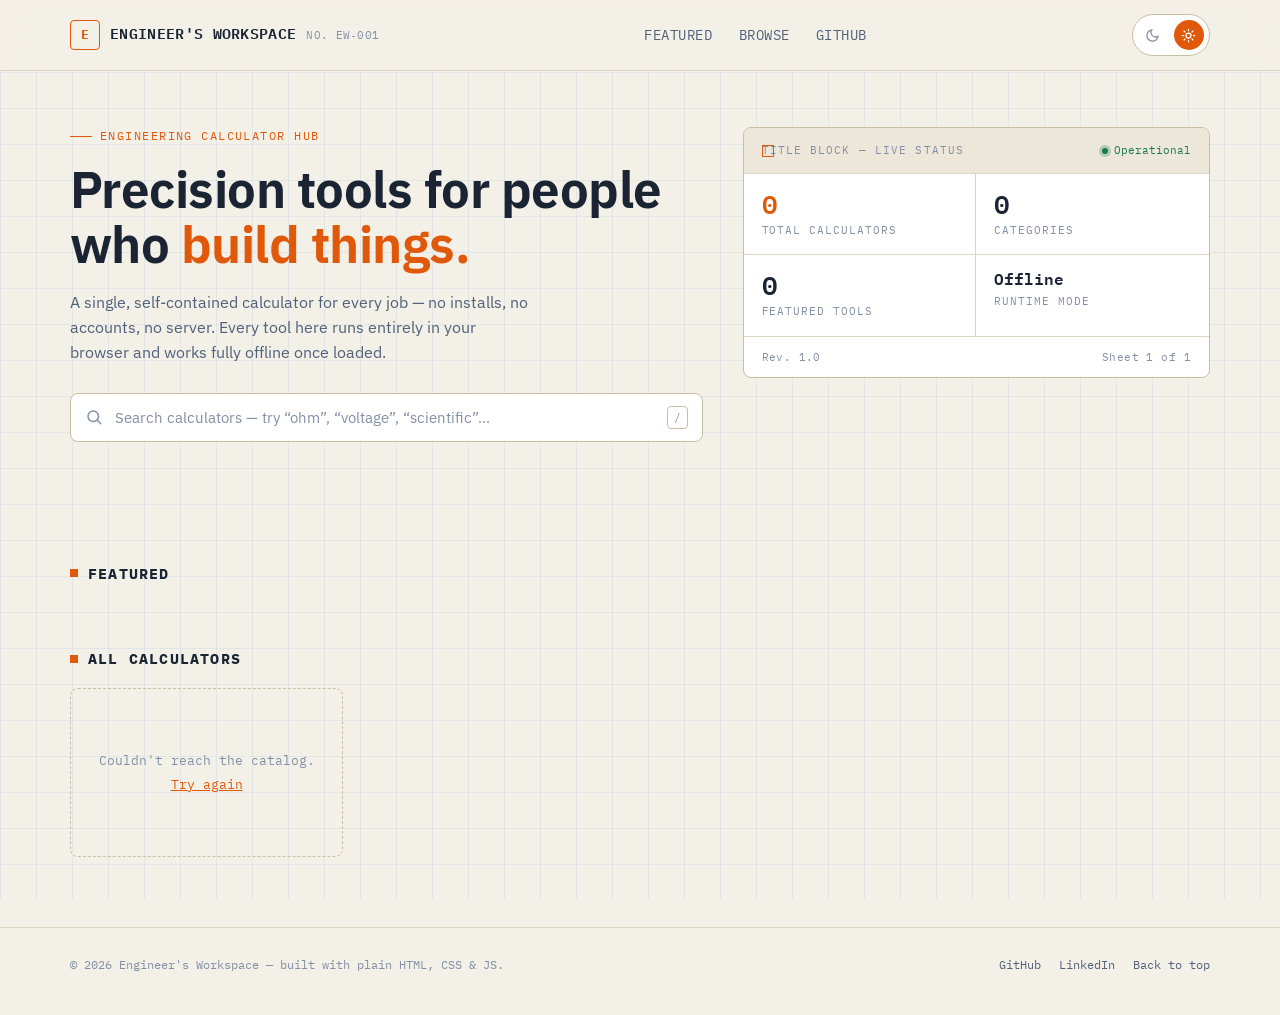
<file: index.html>
<!DOCTYPE html>
<html lang="en">
<head>
<meta charset="UTF-8" />
<meta name="viewport" content="width=device-width, initial-scale=1.0" />
<title>Engineer's Workspace — Engineering Calculator Hub</title>
<meta name="description" content="A growing collection of free, offline-capable engineering calculators — scientific, electrical, mechanical, and more. No sign-up, no backend, works entirely in your browser." />
<meta name="theme-color" content="#0a0e14" />
<link rel="icon" href="data:image/svg+xml,<svg xmlns=%22http://www.w3.org/2000/svg%22 viewBox=%220 0 100 100%22><rect width=%22100%22 height=%22100%22 rx=%2218%22 fill=%22%230a0e14%22/><text x=%2250%22 y=%2266%22 font-size=%2258%22 text-anchor=%22middle%22 fill=%22%23ff7a1a%22 font-family=%22monospace%22>E</text></svg>" />
<link rel="preconnect" href="https://fonts.googleapis.com" />
<link rel="preconnect" href="https://fonts.gstatic.com" crossorigin />
<link href="https://fonts.googleapis.com/css2?family=IBM+Plex+Mono:wght@400;500;600;700&family=IBM+Plex+Sans:wght@400;500;600;650;700&display=swap" rel="stylesheet" />
<link rel="stylesheet" href="assets/css/style.css" />
</head>
<body>

<a class="visually-hidden" href="#main">Skip to content</a>

<header class="site-nav">
  <div class="inner container">
    <div class="brand">
      <span class="mark" aria-hidden="true">E</span>
      <strong>Engineer's Workspace</strong>
      <span class="doc-no mono">NO. EW&#8209;001</span>
    </div>
    <nav class="nav-links" aria-label="Primary">
      <a href="#featured-section">Featured</a>
      <a href="#browse">Browse</a>
      <a href="https://github.com/rohan-surwase" target="_blank" rel="noopener">GitHub</a>
    </nav>
    <div class="nav-right">
      <div class="theme-toggle" role="group" aria-label="Theme">
        <button id="theme-dark-btn" type="button" aria-pressed="true" aria-label="Dark theme">
          <svg viewBox="0 0 24 24" fill="none" stroke="currentColor" stroke-width="2" stroke-linecap="round" stroke-linejoin="round"><path d="M21 12.79A9 9 0 1 1 11.21 3 7 7 0 0 0 21 12.79z"/></svg>
        </button>
        <button id="theme-light-btn" type="button" aria-pressed="false" aria-label="Light theme">
          <svg viewBox="0 0 24 24" fill="none" stroke="currentColor" stroke-width="2" stroke-linecap="round" stroke-linejoin="round"><circle cx="12" cy="12" r="4"/><path d="M12 2v2M12 20v2M4.9 4.9l1.4 1.4M17.7 17.7l1.4 1.4M2 12h2M20 12h2M4.9 19.1l1.4-1.4M17.7 6.3l1.4-1.4"/></svg>
        </button>
      </div>
    </div>
  </div>
</header>

<main id="main">
  <div class="container">
    <section class="hero">
      <div class="hero-grid">
        <div>
          <p class="eyebrow">Engineering Calculator Hub</p>
          <h1>Precision tools for people who <em>build things.</em></h1>
          <p class="lead">
            A single, self-contained calculator for every job — no installs, no accounts,
            no server. Every tool here runs entirely in your browser and works fully offline
            once loaded.
          </p>

          <div class="search-wrap">
            <div class="search-bar">
              <svg viewBox="0 0 24 24" fill="none" stroke="currentColor" stroke-width="2" stroke-linecap="round" stroke-linejoin="round" aria-hidden="true"><circle cx="11" cy="11" r="7"/><path d="m21 21-4.3-4.3"/></svg>
              <label for="search-input" class="visually-hidden">Search calculators</label>
              <input id="search-input" type="search" placeholder="Search calculators — try “ohm”, “voltage”, “scientific”…" autocomplete="off" />
              <span class="kbd-hint mono">/</span>
            </div>
          </div>
        </div>

        <div class="title-block" aria-label="Hub statistics">
          <div class="tb-header">
            <span>Title block — Live status</span>
            <span class="status">Operational</span>
          </div>
          <div class="tb-grid">
            <div class="tb-cell">
              <div class="value accent" id="stat-total">0</div>
              <div class="label">Total calculators</div>
            </div>
            <div class="tb-cell">
              <div class="value" id="stat-categories">0</div>
              <div class="label">Categories</div>
            </div>
            <div class="tb-cell">
              <div class="value" id="stat-featured">0</div>
              <div class="label">Featured tools</div>
            </div>
            <div class="tb-cell">
              <div class="value mono" style="font-size:16px;">Offline</div>
              <div class="label">Runtime mode</div>
            </div>
          </div>
          <div class="tb-footer">
            <span>Rev. 1.0</span>
            <span>Sheet 1 of 1</span>
          </div>
        </div>
      </div>
    </section>

    <div id="browse"></div>
    <div class="filters" id="filter-chips" role="group" aria-label="Filter by category"></div>

    <section id="featured-section">
      <div class="section-head">
        <h2>Featured</h2>
      </div>
      <div class="calc-grid featured" id="featured-grid"></div>
    </section>

    <section>
      <div class="section-head">
        <h2>All calculators</h2>
        <span class="count mono" id="all-count"></span>
      </div>
      <div class="calc-grid" id="all-grid"></div>
    </section>
  </div>
</main>

<footer class="site-footer">
  <div class="container footer-inner">
    <span>&copy; <span id="footer-year"></span> Engineer's Workspace — built with plain HTML, CSS &amp; JS.</span>
    <span class="footer-links">
      <a href="https://github.com/rohan-surwase" target="_blank" rel="noopener">GitHub</a>
      <a href="https://linkedin.com/in/rohan-surwase" target="_blank" rel="noopener">LinkedIn</a>
      <a href="#main">Back to top</a>
    </span>
  </div>
</footer>

<script src="assets/js/workspace-core.js"></script>
<script src="assets/js/app.js"></script>
</body>
</html>
</file>
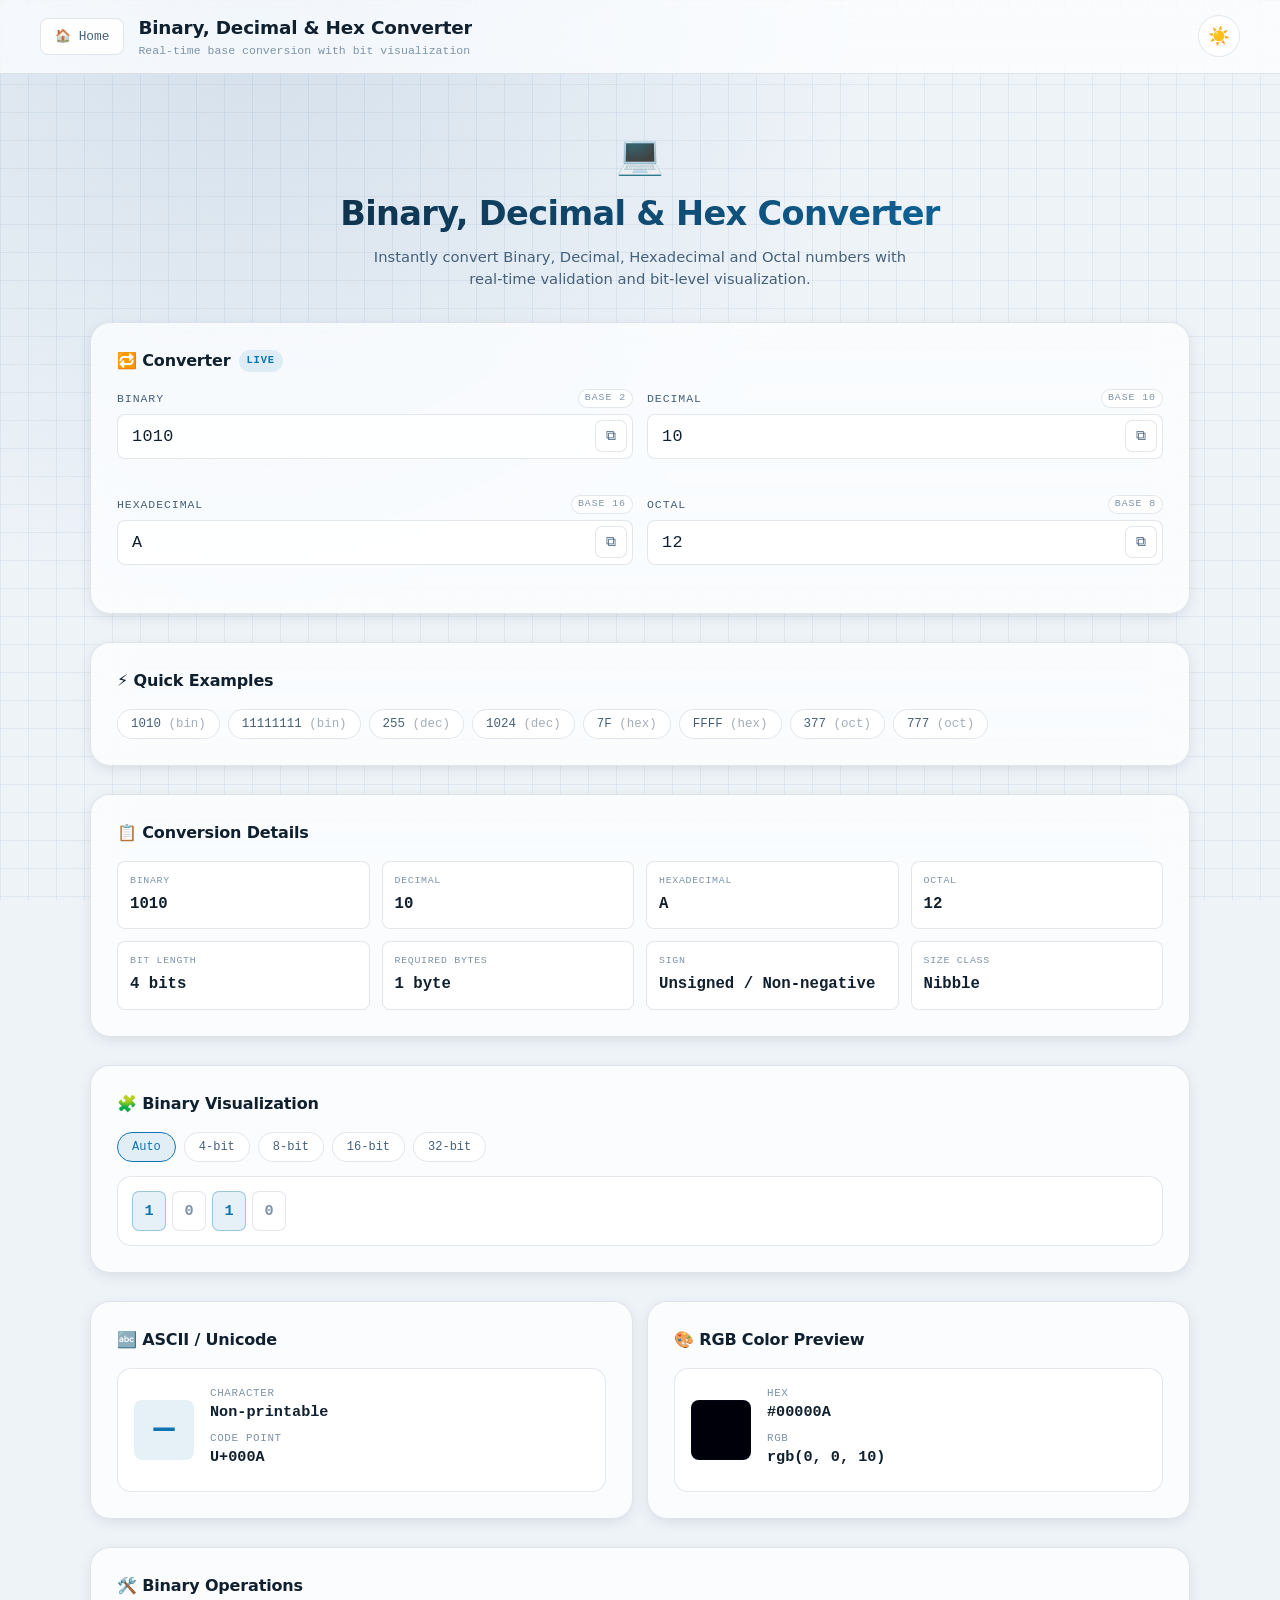
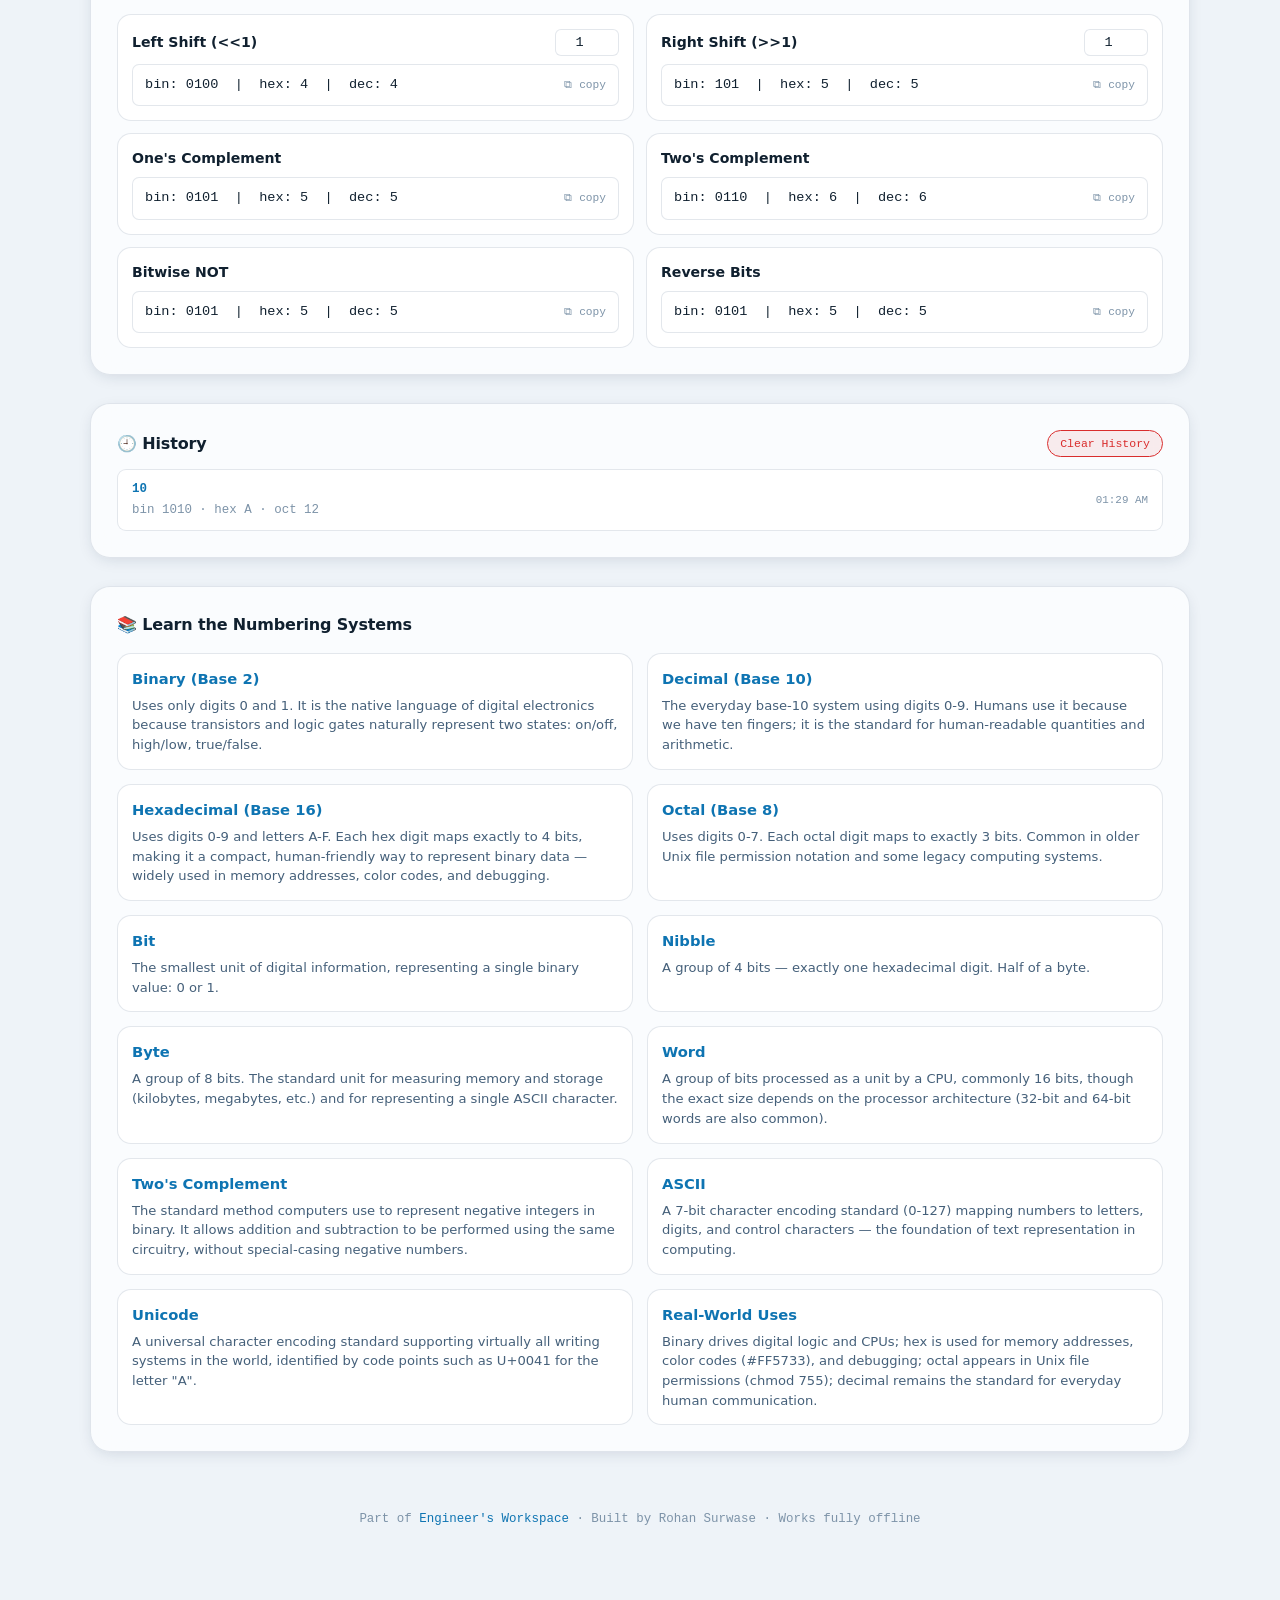
<file: calculators/binary-decimal-hex-converter.html>
<!-- CALCULATOR_INFO
title: Binary, Decimal & Hex Converter
description: Instantly convert Binary, Decimal, Hexadecimal and Octal numbers with real-time validation and bit-level visualization.
category: Digital Electronics
icon: 💻
featured: false
-->
<!DOCTYPE html>
<html lang="en">
<head>
<meta charset="UTF-8">
<meta name="viewport" content="width=device-width, initial-scale=1.0">
<title>Binary, Decimal &amp; Hex Converter · Engineer's Workspace</title>
<meta name="description" content="Instantly convert Binary, Decimal, Hexadecimal and Octal numbers with real-time validation and bit-level visualization.">

<style>
/* ============================================================
   ENGINEER'S WORKSPACE — DESIGN SYSTEM
   Blueprint grid · IBM Plex Sans/Mono · Dark/Light theme
   ============================================================ */
@font-face { font-family: 'IBM Plex Sans'; src: local('IBM Plex Sans'); }

:root{
  --bp-grid-size: 28px;
  --radius-sm: 8px;
  --radius-md: 14px;
  --radius-lg: 20px;
  --transition: 220ms cubic-bezier(.4,0,.2,1);
  --font-sans: 'IBM Plex Sans', 'Segoe UI', system-ui, sans-serif;
  --font-mono: 'IBM Plex Mono', 'SFMono-Regular', Menlo, Consolas, monospace;
}

/* Dark theme (default) */
:root, [data-theme="dark"]{
  --bg-base: #0a0e14;
  --bg-panel: rgba(18, 26, 38, 0.72);
  --bg-panel-solid: #121a26;
  --bg-input: rgba(10, 16, 24, 0.65);
  --grid-line: rgba(56, 189, 248, 0.07);
  --grid-line-strong: rgba(56, 189, 248, 0.14);
  --border-soft: rgba(148, 178, 210, 0.14);
  --border-strong: rgba(56, 189, 248, 0.35);
  --text-primary: #e8eef5;
  --text-secondary: #8ca3bd;
  --text-dim: #526277;
  --accent: #38bdf8;
  --accent-soft: rgba(56, 189, 248, 0.14);
  --accent-2: #fbbf24;
  --accent-2-soft: rgba(251, 191, 36, 0.14);
  --danger: #f87171;
  --danger-soft: rgba(248, 113, 113, 0.12);
  --success: #4ade80;
  --success-soft: rgba(74, 222, 128, 0.14);
  --shadow-lg: 0 20px 60px -20px rgba(0,0,0,0.6);
  --shadow-sm: 0 4px 16px -4px rgba(0,0,0,0.4);
}

[data-theme="light"]{
  --bg-base: #eef3f8;
  --bg-panel: rgba(255, 255, 255, 0.72);
  --bg-panel-solid: #ffffff;
  --bg-input: rgba(255, 255, 255, 0.85);
  --grid-line: rgba(30, 90, 150, 0.07);
  --grid-line-strong: rgba(30, 90, 150, 0.13);
  --border-soft: rgba(30, 60, 100, 0.12);
  --border-strong: rgba(14, 116, 178, 0.35);
  --text-primary: #10202f;
  --text-secondary: #45607a;
  --text-dim: #7d93a8;
  --accent: #0e74b2;
  --accent-soft: rgba(14, 116, 178, 0.10);
  --accent-2: #b7791f;
  --accent-2-soft: rgba(183, 121, 31, 0.12);
  --danger: #d92d2d;
  --danger-soft: rgba(217, 45, 45, 0.08);
  --success: #16a34a;
  --success-soft: rgba(22, 163, 74, 0.10);
  --shadow-lg: 0 20px 60px -20px rgba(20,40,70,0.25);
  --shadow-sm: 0 4px 16px -4px rgba(20,40,70,0.15);
}

*{ box-sizing: border-box; margin:0; padding:0; }

html{ -webkit-text-size-adjust: 100%; scroll-behavior: smooth; }

body{
  font-family: var(--font-sans);
  background:
    linear-gradient(var(--grid-line) 1px, transparent 1px) 0 0 / var(--bp-grid-size) var(--bp-grid-size),
    linear-gradient(90deg, var(--grid-line) 1px, transparent 1px) 0 0 / var(--bp-grid-size) var(--bp-grid-size),
    radial-gradient(circle at 20% 0%, var(--grid-line-strong), transparent 45%),
    var(--bg-base);
  background-attachment: fixed;
  color: var(--text-primary);
  min-height: 100vh;
  transition: background-color var(--transition), color var(--transition);
  line-height: 1.5;
}

a{ color: inherit; text-decoration:none; }

::selection{ background: var(--accent-soft); color: var(--accent); }

/* Focus visibility for accessibility */
a:focus-visible, button:focus-visible, input:focus-visible, [tabindex]:focus-visible{
  outline: 2px solid var(--accent);
  outline-offset: 2px;
  border-radius: 4px;
}

/* ---------- Nav ---------- */
.navbar{
  position: sticky; top:0; z-index: 50;
  display:flex; align-items:center; justify-content:space-between;
  gap: 12px;
  padding: 14px clamp(16px, 4vw, 40px);
  background: var(--bg-panel);
  backdrop-filter: blur(16px) saturate(140%);
  -webkit-backdrop-filter: blur(16px) saturate(140%);
  border-bottom: 1px solid var(--border-soft);
}
.nav-left{ display:flex; align-items:center; gap:14px; min-width:0; }
.home-btn{
  display:flex; align-items:center; gap:6px;
  font-family: var(--font-mono);
  font-size: 0.8rem;
  padding: 8px 14px;
  border-radius: var(--radius-sm);
  border: 1px solid var(--border-soft);
  background: var(--bg-input);
  color: var(--text-secondary);
  transition: var(--transition);
  white-space: nowrap;
}
.home-btn:hover{ color: var(--accent); border-color: var(--border-strong); transform: translateY(-1px); }
.nav-titles{ min-width:0; }
.nav-title{
  font-size: clamp(0.95rem, 2.4vw, 1.15rem);
  font-weight: 600;
  letter-spacing: -0.01em;
  white-space: nowrap; overflow:hidden; text-overflow: ellipsis;
}
.nav-desc{
  font-size: 0.72rem;
  color: var(--text-dim);
  font-family: var(--font-mono);
  white-space: nowrap; overflow:hidden; text-overflow: ellipsis;
  display: none;
}
@media(min-width: 640px){ .nav-desc{ display:block; } }

.theme-toggle{
  display:flex; align-items:center; justify-content:center;
  width: 42px; height: 42px;
  border-radius: 50%;
  border: 1px solid var(--border-soft);
  background: var(--bg-input);
  cursor: pointer;
  font-size: 1.1rem;
  transition: var(--transition);
  flex-shrink: 0;
}
.theme-toggle:hover{ border-color: var(--border-strong); transform: rotate(15deg); }

/* ---------- Layout ---------- */
.page{
  max-width: 1180px;
  margin: 0 auto;
  padding: clamp(20px, 4vw, 44px) clamp(16px, 4vw, 40px) 80px;
  display: flex; flex-direction: column;
  gap: clamp(18px, 3vw, 28px);
}

.hero{
  text-align:center;
  padding: 8px 0 4px;
  animation: fadeUp 600ms ease both;
}
.hero-icon{ font-size: 2.4rem; margin-bottom: 6px; }
.hero h1{
  font-size: clamp(1.5rem, 4vw, 2.1rem);
  font-weight: 700;
  letter-spacing: -0.02em;
  background: linear-gradient(90deg, var(--text-primary), var(--accent));
  -webkit-background-clip: text; background-clip:text; -webkit-text-fill-color: transparent;
}
.hero p{ color: var(--text-secondary); margin-top: 6px; font-size: 0.92rem; max-width: 560px; margin-inline:auto; }

/* ---------- Cards ---------- */
.card{
  background: var(--bg-panel);
  backdrop-filter: blur(18px) saturate(140%);
  -webkit-backdrop-filter: blur(18px) saturate(140%);
  border: 1px solid var(--border-soft);
  border-radius: var(--radius-lg);
  box-shadow: var(--shadow-sm);
  padding: clamp(16px, 3vw, 26px);
  animation: fadeUp 500ms ease both;
}
.card-title{
  display:flex; align-items:center; gap:8px;
  font-size: 1rem; font-weight:600; letter-spacing: -0.01em;
  margin-bottom: 16px;
}
.card-title .tag{
  font-family: var(--font-mono); font-size: 0.65rem; text-transform: uppercase;
  letter-spacing: 0.08em; color: var(--accent);
  background: var(--accent-soft); padding: 3px 8px; border-radius: 20px;
}

@keyframes fadeUp{ from{ opacity:0; transform: translateY(10px);} to{ opacity:1; transform: translateY(0);} }

/* ---------- Converter grid ---------- */
.converter-grid{
  display:grid; grid-template-columns: 1fr; gap:14px;
}
@media(min-width: 700px){ .converter-grid{ grid-template-columns: 1fr 1fr; } }

.field{ display:flex; flex-direction:column; gap:6px; position:relative; }
.field label{
  font-family: var(--font-mono); font-size: 0.72rem; text-transform: uppercase;
  letter-spacing: 0.08em; color: var(--text-secondary);
  display:flex; align-items:center; justify-content:space-between;
}
.field label .base-badge{
  font-size: 0.62rem; color: var(--text-dim); background: var(--bg-input);
  border: 1px solid var(--border-soft); padding: 1px 6px; border-radius: 20px;
}
.input-row{ position:relative; display:flex; align-items:center; }
.field input[type="text"]{
  width:100%;
  font-family: var(--font-mono);
  font-size: 1.05rem;
  padding: 12px 44px 12px 14px;
  border-radius: var(--radius-sm);
  border: 1px solid var(--border-soft);
  background: var(--bg-input);
  color: var(--text-primary);
  transition: var(--transition);
  letter-spacing: 0.02em;
}
.field input[type="text"]:focus{ border-color: var(--border-strong); box-shadow: 0 0 0 3px var(--accent-soft); }
.field input.invalid{ border-color: var(--danger); box-shadow: 0 0 0 3px var(--danger-soft); }
.copy-btn{
  position:absolute; right:6px; top:50%; transform: translateY(-50%);
  width: 32px; height:32px; border-radius: 7px;
  display:flex; align-items:center; justify-content:center;
  border: 1px solid var(--border-soft);
  background: var(--bg-panel-solid);
  color: var(--text-secondary);
  cursor:pointer; font-size: 0.85rem;
  transition: var(--transition);
}
.copy-btn:hover{ color: var(--accent); border-color: var(--border-strong); }
.copy-btn.copied{ color: var(--success); border-color: var(--success); }
.field-msg{
  font-size: 0.72rem; font-family: var(--font-mono); min-height: 16px;
  color: var(--danger); opacity:0; transform: translateY(-4px);
  transition: var(--transition);
}
.field-msg.show{ opacity:1; transform: translateY(0); }

/* ---------- Examples ---------- */
.examples-row{ display:flex; flex-wrap:wrap; gap:8px; }
.example-chip{
  font-family: var(--font-mono); font-size: 0.78rem;
  padding: 7px 13px; border-radius: 20px;
  border: 1px solid var(--border-soft);
  background: var(--bg-input); color: var(--text-secondary);
  cursor:pointer; transition: var(--transition);
}
.example-chip:hover{ border-color: var(--border-strong); color: var(--accent); transform: translateY(-1px); }

/* ---------- Details grid ---------- */
.details-grid{ display:grid; grid-template-columns: repeat(2, 1fr); gap: 12px; }
@media(min-width: 640px){ .details-grid{ grid-template-columns: repeat(4, 1fr); } }
.detail-cell{
  background: var(--bg-input); border: 1px solid var(--border-soft);
  border-radius: var(--radius-sm); padding: 12px;
}
.detail-cell .k{ font-family: var(--font-mono); font-size: 0.62rem; text-transform: uppercase; letter-spacing:0.07em; color: var(--text-dim); }
.detail-cell .v{ font-family: var(--font-mono); font-size: 0.98rem; margin-top: 4px; font-weight:600; word-break: break-word; }

/* ---------- Bit visualization ---------- */
.width-controls{ display:flex; gap:8px; flex-wrap:wrap; margin-bottom: 14px; }
.width-btn{
  font-family: var(--font-mono); font-size: 0.75rem;
  padding: 7px 14px; border-radius: 20px;
  border: 1px solid var(--border-soft);
  background: var(--bg-input); color: var(--text-secondary);
  cursor:pointer; transition: var(--transition);
}
.width-btn.active{ border-color: var(--accent); color: var(--accent); background: var(--accent-soft); }
.width-btn:hover{ border-color: var(--border-strong); }

.bit-grid{
  display:flex; flex-wrap:wrap; gap: 6px;
  padding: 14px; border-radius: var(--radius-md);
  background: var(--bg-input); border: 1px solid var(--border-soft);
}
.bit-box{
  width: 34px; height: 40px;
  display:flex; align-items:center; justify-content:center;
  font-family: var(--font-mono); font-weight:700; font-size: 0.95rem;
  border-radius: 7px; border: 1px solid var(--border-soft);
  background: var(--bg-panel-solid); color: var(--text-dim);
  transition: var(--transition);
  animation: bitPop 340ms cubic-bezier(.34,1.56,.64,1) both;
}
.bit-box.on{ color: var(--accent); border-color: var(--border-strong); background: var(--accent-soft); }
.bit-box.byte-start{ margin-left: 8px; }
@keyframes bitPop{ from{ opacity:0; transform: scale(0.6);} to{ opacity:1; transform: scale(1);} }

/* ---------- Info rows (ascii / rgb) ---------- */
.info-split{ display:grid; grid-template-columns: 1fr; gap:14px; }
@media(min-width: 700px){ .info-split{ grid-template-columns: 1fr 1fr; } }
.ascii-box{
  display:flex; align-items:center; gap:16px;
  background: var(--bg-input); border:1px solid var(--border-soft);
  border-radius: var(--radius-md); padding: 16px;
}
.ascii-char{
  font-family: var(--font-mono); font-size: 2.2rem; font-weight:700;
  width: 60px; height: 60px; display:flex; align-items:center; justify-content:center;
  border-radius: var(--radius-sm); background: var(--accent-soft); color: var(--accent);
  flex-shrink:0;
}
.ascii-meta .k{ font-family: var(--font-mono); font-size: 0.68rem; color: var(--text-dim); text-transform:uppercase; letter-spacing:0.06em; }
.ascii-meta .v{ font-family: var(--font-mono); font-size: 0.95rem; font-weight:600; margin-bottom: 6px; }

.color-box{
  display:flex; align-items:center; gap:16px;
  background: var(--bg-input); border:1px solid var(--border-soft);
  border-radius: var(--radius-md); padding: 16px;
}
.color-swatch{
  width: 60px; height:60px; border-radius: var(--radius-sm);
  border: 1px solid var(--border-soft); flex-shrink:0;
  transition: var(--transition);
}
.color-empty{ color: var(--text-dim); font-size: 0.85rem; font-family: var(--font-mono); }

/* ---------- Operations ---------- */
.ops-grid{ display:grid; grid-template-columns: 1fr; gap: 12px; }
@media(min-width: 760px){ .ops-grid{ grid-template-columns: 1fr 1fr; } }
.op-card{
  background: var(--bg-input); border:1px solid var(--border-soft);
  border-radius: var(--radius-md); padding: 14px; display:flex; flex-direction:column; gap:8px;
}
.op-head{ display:flex; align-items:center; justify-content:space-between; gap:8px; }
.op-name{ font-weight:600; font-size: 0.88rem; }
.op-shift-input{
  width: 64px; font-family: var(--font-mono); font-size: 0.85rem; text-align:center;
  padding: 5px 6px; border-radius: 6px; border:1px solid var(--border-soft);
  background: var(--bg-panel-solid); color: var(--text-primary);
}
.op-result{
  font-family: var(--font-mono); font-size: 0.85rem;
  background: var(--bg-panel-solid); border: 1px solid var(--border-soft);
  border-radius: 7px; padding: 10px 12px; word-break: break-all;
  display:flex; align-items:center; justify-content:space-between; gap: 10px; cursor:pointer;
  transition: var(--transition);
}
.op-result:hover{ border-color: var(--border-strong); }
.op-result .txt{ overflow-wrap: anywhere; }
.op-result .mini-copy{ flex-shrink:0; font-size: 0.7rem; color: var(--text-dim); }

/* ---------- History ---------- */
.history-head{ display:flex; align-items:center; justify-content:space-between; gap:10px; margin-bottom: 12px; }
.clear-btn{
  font-family: var(--font-mono); font-size: 0.72rem;
  padding: 6px 12px; border-radius: 20px;
  border: 1px solid var(--danger); color: var(--danger);
  background: var(--danger-soft); cursor:pointer; transition: var(--transition);
}
.clear-btn:hover{ opacity: 0.8; }
.history-list{ display:flex; flex-direction:column; gap:8px; max-height: 320px; overflow-y:auto; }
.history-item{
  display:flex; align-items:center; justify-content:space-between; gap:10px;
  background: var(--bg-input); border:1px solid var(--border-soft);
  border-radius: 9px; padding: 10px 14px; cursor:pointer; transition: var(--transition);
  font-family: var(--font-mono); font-size: 0.78rem;
}
.history-item:hover{ border-color: var(--border-strong); transform: translateX(2px); }
.history-item .h-main{ display:flex; flex-direction:column; gap:2px; min-width:0; }
.history-item .h-main .h-dec{ font-weight:700; color: var(--accent); }
.history-item .h-main .h-bin{ color: var(--text-dim); overflow:hidden; text-overflow:ellipsis; white-space:nowrap; max-width: 260px; }
.history-item .h-time{ color: var(--text-dim); font-size: 0.68rem; flex-shrink:0; }
.history-empty{ color: var(--text-dim); font-size: 0.85rem; font-family: var(--font-mono); padding: 10px 2px; }

/* ---------- Education ---------- */
.edu-grid{ display:grid; grid-template-columns: 1fr; gap: 14px; }
@media(min-width: 700px){ .edu-grid{ grid-template-columns: 1fr 1fr; } }
.edu-item{ background: var(--bg-input); border:1px solid var(--border-soft); border-radius: var(--radius-md); padding: 14px; }
.edu-item h3{ font-size: 0.92rem; margin-bottom: 6px; color: var(--accent); }
.edu-item p{ font-size: 0.82rem; color: var(--text-secondary); }

/* ---------- Footer ---------- */
footer{
  text-align:center; padding: 30px 20px 10px;
  color: var(--text-dim); font-size: 0.78rem; font-family: var(--font-mono);
}
footer a{ color: var(--accent); }

/* Section spacing helper */
.section-divider{ height:1px; background: var(--border-soft); margin: 4px 0; }

.sr-only{
  position:absolute; width:1px; height:1px; padding:0; margin:-1px;
  overflow:hidden; clip:rect(0,0,0,0); white-space:nowrap; border:0;
}
</style>
</head>
<body data-theme="dark">

<nav class="navbar">
  <div class="nav-left">
    <a href="../index.html" class="home-btn" aria-label="Back to Engineer's Workspace home">🏠 Home</a>
    <div class="nav-titles">
      <div class="nav-title">Binary, Decimal &amp; Hex Converter</div>
      <div class="nav-desc">Real-time base conversion with bit visualization</div>
    </div>
  </div>
  <button class="theme-toggle" id="themeToggle" aria-label="Toggle dark and light theme" title="Toggle theme">🌙</button>
</nav>

<div class="page">

  <div class="hero">
    <div class="hero-icon">💻</div>
    <h1>Binary, Decimal &amp; Hex Converter</h1>
    <p>Instantly convert Binary, Decimal, Hexadecimal and Octal numbers with real-time validation and bit-level visualization.</p>
  </div>

  <!-- Converter -->
  <section class="card" aria-labelledby="converterHeading">
    <div class="card-title" id="converterHeading">🔁 Converter <span class="tag">Live</span></div>
    <div class="converter-grid">
      <div class="field">
        <label for="binaryInput">Binary <span class="base-badge">Base 2</span></label>
        <div class="input-row">
          <input type="text" id="binaryInput" inputmode="numeric" autocomplete="off" spellcheck="false" placeholder="e.g. 1010" aria-describedby="binaryMsg">
          <button class="copy-btn" data-copy-target="binaryInput" aria-label="Copy binary value">⧉</button>
        </div>
        <div class="field-msg" id="binaryMsg" role="alert"></div>
      </div>

      <div class="field">
        <label for="decimalInput">Decimal <span class="base-badge">Base 10</span></label>
        <div class="input-row">
          <input type="text" id="decimalInput" inputmode="numeric" autocomplete="off" spellcheck="false" placeholder="e.g. -42" aria-describedby="decimalMsg">
          <button class="copy-btn" data-copy-target="decimalInput" aria-label="Copy decimal value">⧉</button>
        </div>
        <div class="field-msg" id="decimalMsg" role="alert"></div>
      </div>

      <div class="field">
        <label for="hexInput">Hexadecimal <span class="base-badge">Base 16</span></label>
        <div class="input-row">
          <input type="text" id="hexInput" autocomplete="off" spellcheck="false" placeholder="e.g. FF" aria-describedby="hexMsg">
          <button class="copy-btn" data-copy-target="hexInput" aria-label="Copy hexadecimal value">⧉</button>
        </div>
        <div class="field-msg" id="hexMsg" role="alert"></div>
      </div>

      <div class="field">
        <label for="octalInput">Octal <span class="base-badge">Base 8</span></label>
        <div class="input-row">
          <input type="text" id="octalInput" inputmode="numeric" autocomplete="off" spellcheck="false" placeholder="e.g. 17" aria-describedby="octalMsg">
          <button class="copy-btn" data-copy-target="octalInput" aria-label="Copy octal value">⧉</button>
        </div>
        <div class="field-msg" id="octalMsg" role="alert"></div>
      </div>
    </div>
  </section>

  <!-- Quick examples -->
  <section class="card" aria-labelledby="examplesHeading">
    <div class="card-title" id="examplesHeading">⚡ Quick Examples</div>
    <div class="examples-row" id="examplesRow"></div>
  </section>

  <!-- Conversion details -->
  <section class="card" aria-labelledby="detailsHeading">
    <div class="card-title" id="detailsHeading">📋 Conversion Details</div>
    <div class="details-grid" id="detailsGrid"></div>
  </section>

  <!-- Binary visualization -->
  <section class="card" aria-labelledby="bitHeading">
    <div class="card-title" id="bitHeading">🧩 Binary Visualization</div>
    <div class="width-controls" role="group" aria-label="Bit width padding">
      <button class="width-btn active" data-width="auto">Auto</button>
      <button class="width-btn" data-width="4">4-bit</button>
      <button class="width-btn" data-width="8">8-bit</button>
      <button class="width-btn" data-width="16">16-bit</button>
      <button class="width-btn" data-width="32">32-bit</button>
    </div>
    <div class="bit-grid" id="bitGrid" aria-live="polite"></div>
  </section>

  <!-- ASCII + RGB -->
  <section class="info-split">
    <div class="card" aria-labelledby="asciiHeading">
      <div class="card-title" id="asciiHeading">🔤 ASCII / Unicode</div>
      <div class="ascii-box" id="asciiBox"></div>
    </div>
    <div class="card" aria-labelledby="colorHeading">
      <div class="card-title" id="colorHeading">🎨 RGB Color Preview</div>
      <div class="color-box" id="colorBox"><span class="color-empty">Not a valid 6-digit RGB hex value</span></div>
    </div>
  </section>

  <!-- Binary operations -->
  <section class="card" aria-labelledby="opsHeading">
    <div class="card-title" id="opsHeading">🛠️ Binary Operations</div>
    <div class="ops-grid" id="opsGrid"></div>
  </section>

  <!-- History -->
  <section class="card" aria-labelledby="historyHeading">
    <div class="history-head">
      <div class="card-title" id="historyHeading" style="margin-bottom:0;">🕘 History</div>
      <button class="clear-btn" id="clearHistoryBtn">Clear History</button>
    </div>
    <div class="history-list" id="historyList"></div>
  </section>

  <!-- Education -->
  <section class="card" aria-labelledby="eduHeading">
    <div class="card-title" id="eduHeading">📚 Learn the Numbering Systems</div>
    <div class="edu-grid" id="eduGrid"></div>
  </section>

  <footer>
    Part of <a href="../index.html">Engineer's Workspace</a> · Built by Rohan Surwase · Works fully offline
  </footer>
</div>

<span class="sr-only" id="copyAnnouncer" aria-live="polite"></span>

<script>
(function(){
"use strict";

/* ============================================================
   THEME
   ============================================================ */
const THEME_KEY = 'theme';
const root = document.body;
const themeToggle = document.getElementById('themeToggle');

function applyTheme(t){
  root.setAttribute('data-theme', t);
  themeToggle.textContent = t === 'dark' ? '🌙' : '☀️';
}
function initTheme(){
  let saved = null;
  try{ saved = localStorage.getItem(THEME_KEY); }catch(e){}
  if(!saved){
    saved = (window.matchMedia && window.matchMedia('(prefers-color-scheme: light)').matches) ? 'light' : 'dark';
  }
  applyTheme(saved);
}
themeToggle.addEventListener('click', function(){
  const current = root.getAttribute('data-theme');
  const next = current === 'dark' ? 'light' : 'dark';
  applyTheme(next);
  try{ localStorage.setItem(THEME_KEY, next); }catch(e){}
});
initTheme();

/* ============================================================
   CORE CONVERSION ENGINE
   ============================================================ */
const STD_WIDTHS = [4, 8, 16, 32, 64];
const MAX_BITS = 64; // hard cap for supported magnitude

const binaryInput  = document.getElementById('binaryInput');
const decimalInput = document.getElementById('decimalInput');
const hexInput     = document.getElementById('hexInput');
const octalInput   = document.getElementById('octalInput');

const binaryMsg  = document.getElementById('binaryMsg');
const decimalMsg = document.getElementById('decimalMsg');
const hexMsg     = document.getElementById('hexMsg');
const octalMsg   = document.getElementById('octalMsg');

const detailsGrid = document.getElementById('detailsGrid');
const bitGrid = document.getElementById('bitGrid');
const asciiBox = document.getElementById('asciiBox');
const colorBox = document.getElementById('colorBox');
const opsGrid = document.getElementById('opsGrid');
const examplesRow = document.getElementById('examplesRow');
const historyList = document.getElementById('historyList');
const eduGrid = document.getElementById('eduGrid');
const copyAnnouncer = document.getElementById('copyAnnouncer');

// Application state
let state = {
  value: 10n,          // current BigInt decimal value (may be negative)
  padWidth: 'auto',    // 'auto' | 4 | 8 | 16 | 32
  valid: true
};

function clearMsg(el){ el.textContent = ''; el.classList.remove('show'); }
function setMsg(el, text){ el.textContent = text; el.classList.add('show'); }
function clearInvalid(input){ input.classList.remove('invalid'); }
function setInvalid(input){ input.classList.add('invalid'); }

function clearAllMessages(){
  [binaryMsg, decimalMsg, hexMsg, octalMsg].forEach(clearMsg);
  [binaryInput, decimalInput, hexInput, octalInput].forEach(clearInvalid);
}

/* -------- Bit width helpers -------- */
function minUnsignedBits(v){
  if(v === 0n) return 1;
  return v.toString(2).length;
}
function minSignedWidth(v){
  // smallest standard width that can hold v in two's complement
  for(const w of STD_WIDTHS){
    const min = -(1n << BigInt(w - 1));
    const max = (1n << BigInt(w - 1)) - 1n;
    if(v >= min && v <= max) return w;
  }
  return null; // too large even for 64-bit
}
function fitsUnsigned(v, w){
  return v >= 0n && v <= (1n << BigInt(w)) - 1n;
}
function fitsSigned(v, w){
  const min = -(1n << BigInt(w - 1));
  const max = (1n << BigInt(w - 1)) - 1n;
  return v >= min && v <= max;
}

// Effective bit width used for all base representations + visualization
function effectiveWidth(v){
  if(state.padWidth !== 'auto'){
    const w = state.padWidth;
    if(v >= 0n && fitsUnsigned(v, w)) return w;
    if(v < 0n && fitsSigned(v, w)) return w;
    // doesn't fit selected width -> fall back to natural width
  }
  if(v >= 0n) return minUnsignedBits(v);
  const w = minSignedWidth(v);
  return w || 64;
}

// Returns the raw bit-pattern (unsigned BigInt) of value within given width
function bitPattern(v, width){
  if(v >= 0n) return v;
  return (1n << BigInt(width)) + v; // two's complement
}

function bitsToString(pattern, width){
  return pattern.toString(2).padStart(width, '0');
}

/* -------- Formatting -------- */
function fmtHex(pattern, width){
  const hexLen = Math.ceil(width / 4);
  return pattern.toString(16).toUpperCase().padStart(hexLen, '0');
}
function fmtOctal(pattern, width){
  const octLen = Math.ceil(width / 3);
  return pattern.toString(8).padStart(octLen, '0');
}

/* ============================================================
   RENDER PIPELINE
   ============================================================ */
function render(){
  const v = state.value;
  const width = effectiveWidth(v);
  const pattern = bitPattern(v, width);
  const binStr = bitsToString(pattern, width);
  const hexStr = fmtHex(pattern, width);
  const octStr = fmtOctal(pattern, width);

  // Update inputs (only if not currently focused, to avoid cursor jumps)
  setFieldIfIdle(binaryInput, binStr);
  setFieldIfIdle(decimalInput, v.toString());
  setFieldIfIdle(hexInput, hexStr);
  setFieldIfIdle(octalInput, octStr);

  renderDetails(v, width, pattern);
  renderBits(pattern, width);
  renderAscii(v);
  renderColor(hexStr, v, width);
  renderOps(v, width);
  saveHistory(v, binStr, hexStr, octStr);
}

let activeField = null;
function setFieldIfIdle(input, val){
  if(document.activeElement === input) return;
  input.value = val;
}

function renderDetails(v, width, pattern){
  const bytes = Math.ceil(width / 8);
  const signed = v < 0n;
  const sizeLabel = width <= 4 ? 'Nibble' : width <= 8 ? 'Byte' : width <= 16 ? 'Word' : width <= 32 ? 'Double Word (DWORD)' : 'Quad Word (QWORD)';
  const cells = [
    ['Binary', pattern.toString(2).padStart(width,'0')],
    ['Decimal', v.toString()],
    ['Hexadecimal', fmtHex(pattern, width)],
    ['Octal', fmtOctal(pattern, width)],
    ['Bit Length', width + ' bits'],
    ['Required Bytes', bytes + ' byte' + (bytes===1?'':'s')],
    ['Sign', signed ? 'Signed (negative)' : 'Unsigned / Non-negative'],
    ['Size Class', sizeLabel]
  ];
  detailsGrid.innerHTML = cells.map(function(c){
    return '<div class="detail-cell"><div class="k">'+c[0]+'</div><div class="v">'+escapeHtml(c[1])+'</div></div>';
  }).join('');
}

function renderBits(pattern, width){
  let html = '';
  const bitsStr = pattern.toString(2).padStart(width, '0');
  for(let i = 0; i < width; i++){
    const bit = bitsStr[i];
    const posFromRight = width - i;
    const isByteStart = (i > 0 && posFromRight % 8 === 0);
    html += '<div class="bit-box '+(bit==='1' ? 'on':'')+(isByteStart?' byte-start':'')+'" style="animation-delay:'+(i*8)+'ms" title="Bit '+(posFromRight-1)+'">'+bit+'</div>';
  }
  bitGrid.innerHTML = html;
}

function renderAscii(v){
  let charHtml, codeStr, printableLabel;
  if(v >= 0n && v <= 0x10FFFFn){
    const code = Number(v);
    codeStr = 'U+' + code.toString(16).toUpperCase().padStart(4,'0');
    const isSurrogate = code >= 0xD800 && code <= 0xDFFF;
    if(!isSurrogate && code >= 32 && code <= 126){
      charHtml = String.fromCodePoint(code);
      printableLabel = 'Printable ASCII';
    } else if(!isSurrogate && code > 126){
      try{
        charHtml = String.fromCodePoint(code);
        printableLabel = 'Printable Unicode';
      }catch(e){ charHtml = '—'; printableLabel = 'Non-printable'; }
    } else {
      charHtml = '—';
      printableLabel = 'Non-printable';
    }
  } else {
    charHtml = '—';
    codeStr = 'N/A';
    printableLabel = 'Out of Unicode range';
  }
  asciiBox.innerHTML =
    '<div class="ascii-char">'+escapeHtml(charHtml)+'</div>'+
    '<div class="ascii-meta">'+
      '<div class="k">Character</div><div class="v">'+escapeHtml(printableLabel)+'</div>'+
      '<div class="k">Code Point</div><div class="v">'+codeStr+'</div>'+
    '</div>';
}

function renderColor(hexStr, v, width){
  const clean = hexStr.replace(/^0+(?=.)/,''); // trimmed natural hex
  const isRgbCandidate = v >= 0n && v <= 0xFFFFFFn && clean.length <= 6;
  if(isRgbCandidate){
    const padded = v.toString(16).toUpperCase().padStart(6,'0');
    const r = parseInt(padded.substring(0,2),16);
    const g = parseInt(padded.substring(2,4),16);
    const b = parseInt(padded.substring(4,6),16);
    colorBox.innerHTML =
      '<div class="color-swatch" style="background:#'+padded+'"></div>'+
      '<div class="ascii-meta">'+
        '<div class="k">Hex</div><div class="v">#'+padded+'</div>'+
        '<div class="k">RGB</div><div class="v">rgb('+r+', '+g+', '+b+')</div>'+
      '</div>';
  } else {
    colorBox.innerHTML = '<span class="color-empty">Not a valid 6-digit RGB hex value</span>';
  }
}

function renderOps(v, width){
  const shiftN = getShiftAmount();
  const pattern = bitPattern(v, width);
  const mask = (1n << BigInt(width)) - 1n;

  const leftShift = (pattern << BigInt(shiftN)) & mask;
  const rightShift = pattern >> BigInt(shiftN);
  const onesComp = (~pattern) & mask;
  const twosComp = (onesComp + 1n) & mask;
  const notVal = onesComp; // bitwise NOT within width == one's complement
  const reversed = reverseBits(pattern, width);

  const ops = [
    { name: "Left Shift (<<" + shiftN + ")", val: leftShift, hasShift: true },
    { name: "Right Shift (>>" + shiftN + ")", val: rightShift, hasShift: true, noWidth: true },
    { name: "One's Complement", val: onesComp },
    { name: "Two's Complement", val: twosComp },
    { name: "Bitwise NOT", val: notVal },
    { name: "Reverse Bits", val: reversed }
  ];

  opsGrid.innerHTML = ops.map(function(op, idx){
    const w = op.noWidth ? Math.max(1, rightShift.toString(2).length) : width;
    const bin = op.val.toString(2).padStart(w, '0');
    const hex = op.val.toString(16).toUpperCase();
    const dec = op.val.toString(10);
    let shiftControl = '';
    if(op.hasShift){
      shiftControl = '<input type="number" min="0" max="63" class="op-shift-input" id="shiftAmount'+ (op.name.indexOf('Left')>=0?'':'2') +'" value="'+shiftN+'" aria-label="Shift amount">';
    }
    return (
      '<div class="op-card">'+
        '<div class="op-head"><div class="op-name">'+op.name+'</div>'+shiftControl+'</div>'+
        '<div class="op-result" data-op-value="'+bin+'" tabindex="0" role="button" aria-label="'+op.name+' result, binary '+bin+', click to use as input">'+
          '<span class="txt">bin: '+bin+' &nbsp;|&nbsp; hex: '+hex+' &nbsp;|&nbsp; dec: '+dec+'</span>'+
          '<span class="mini-copy">⧉ copy</span>'+
        '</div>'+
      '</div>'
    );
  }).join('');

  // Wire shift inputs
  const shiftInputs = opsGrid.querySelectorAll('.op-shift-input');
  shiftInputs.forEach(function(inp){
    inp.addEventListener('input', function(){
      shiftInputs.forEach(function(other){ if(other !== inp) other.value = inp.value; });
      render();
    });
    inp.addEventListener('click', function(e){ e.stopPropagation(); });
  });

  // Wire click-to-copy / use-as-input on result rows
  opsGrid.querySelectorAll('.op-result').forEach(function(row){
    row.addEventListener('click', function(){
      const binVal = row.getAttribute('data-op-value');
      copyText(binVal);
      flashCopied(row.querySelector('.mini-copy'), 'Copied!');
    });
    row.addEventListener('keydown', function(e){
      if(e.key === 'Enter' || e.key === ' '){ e.preventDefault(); row.click(); }
    });
  });
}

function reverseBits(pattern, width){
  const bits = pattern.toString(2).padStart(width, '0').split('').reverse().join('');
  return BigInt('0b' + bits);
}

let lastShiftAmount = 1;
function getShiftAmount(){
  const el = document.getElementById('shiftAmount');
  if(el && el.value !== '' && !isNaN(parseInt(el.value,10))){
    lastShiftAmount = Math.max(0, Math.min(63, parseInt(el.value,10)));
  }
  return lastShiftAmount;
}

function escapeHtml(s){
  return String(s).replace(/[&<>"']/g, function(c){
    return {'&':'&amp;','<':'&lt;','>':'&gt;','"':'&quot;',"'":'&#39;'}[c];
  });
}

/* ============================================================
   VALIDATION + INPUT HANDLING
   ============================================================ */
function handleBinaryInput(){
  const raw = binaryInput.value.trim();
  clearMsg(binaryMsg); clearInvalid(binaryInput);
  if(raw === ''){ setMsg(binaryMsg, 'Enter a binary value (0s and 1s)'); setInvalid(binaryInput); return; }
  if(!/^[01]+$/.test(raw)){ setMsg(binaryMsg, 'Only digits 0 and 1 are allowed'); setInvalid(binaryInput); return; }
  if(raw.length > MAX_BITS){ setMsg(binaryMsg, 'Too large — max ' + MAX_BITS + ' bits supported'); setInvalid(binaryInput); return; }
  state.value = BigInt('0b' + raw);
  state.padWidth = state.padWidth; // unchanged
  render();
}

function handleDecimalInput(){
  const raw = decimalInput.value.trim();
  clearMsg(decimalMsg); clearInvalid(decimalInput);
  if(raw === ''){ setMsg(decimalMsg, 'Enter a decimal integer'); setInvalid(decimalInput); return; }
  if(!/^-?\d+$/.test(raw)){ setMsg(decimalMsg, 'Only whole numbers (optionally negative) are allowed'); setInvalid(decimalInput); return; }
  let v;
  try{ v = BigInt(raw); }catch(e){ setMsg(decimalMsg, 'Invalid number'); setInvalid(decimalInput); return; }
  if(v >= 0n && minUnsignedBits(v) > MAX_BITS){ setMsg(decimalMsg, 'Too large — max ' + MAX_BITS + '-bit range supported'); setInvalid(decimalInput); return; }
  if(v < 0n && !minSignedWidth(v)){ setMsg(decimalMsg, 'Too large/negative — max ' + MAX_BITS + '-bit signed range supported'); setInvalid(decimalInput); return; }
  state.value = v;
  render();
}

function handleHexInput(){
  let raw = hexInput.value.trim();
  clearMsg(hexMsg); clearInvalid(hexInput);
  if(raw === ''){ setMsg(hexMsg, 'Enter a hexadecimal value (0-9, A-F)'); setInvalid(hexInput); return; }
  if(!/^[0-9A-Fa-f]+$/.test(raw)){ setMsg(hexMsg, 'Only digits 0-9 and letters A-F are allowed'); setInvalid(hexInput); return; }
  const upper = raw.toUpperCase();
  if(upper !== raw){
    const pos = hexInput.selectionStart;
    hexInput.value = upper;
    try{ hexInput.setSelectionRange(pos, pos); }catch(e){}
  }
  if(upper.length > Math.ceil(MAX_BITS/4)){ setMsg(hexMsg, 'Too large — max ' + MAX_BITS + '-bit range supported'); setInvalid(hexInput); return; }
  state.value = BigInt('0x' + upper);
  render();
}

function handleOctalInput(){
  const raw = octalInput.value.trim();
  clearMsg(octalMsg); clearInvalid(octalInput);
  if(raw === ''){ setMsg(octalMsg, 'Enter an octal value (digits 0-7)'); setInvalid(octalInput); return; }
  if(!/^[0-7]+$/.test(raw)){ setMsg(octalMsg, 'Only digits 0-7 are allowed'); setInvalid(octalInput); return; }
  if(raw.length > Math.ceil(MAX_BITS/3)){ setMsg(octalMsg, 'Too large — max ' + MAX_BITS + '-bit range supported'); setInvalid(octalInput); return; }
  state.value = BigInt('0o' + raw);
  render();
}

binaryInput.addEventListener('input', handleBinaryInput);
decimalInput.addEventListener('input', handleDecimalInput);
hexInput.addEventListener('input', handleHexInput);
octalInput.addEventListener('input', handleOctalInput);

/* ============================================================
   BIT WIDTH BUTTONS
   ============================================================ */
document.querySelectorAll('.width-btn').forEach(function(btn){
  btn.addEventListener('click', function(){
    document.querySelectorAll('.width-btn').forEach(function(b){ b.classList.remove('active'); });
    btn.classList.add('active');
    const w = btn.getAttribute('data-width');
    state.padWidth = (w === 'auto') ? 'auto' : parseInt(w, 10);
    render();
  });
});

/* ============================================================
   COPY BUTTONS
   ============================================================ */
function copyText(text){
  if(navigator.clipboard && navigator.clipboard.writeText){
    navigator.clipboard.writeText(text).catch(function(){ fallbackCopy(text); });
  } else {
    fallbackCopy(text);
  }
  copyAnnouncer.textContent = 'Copied ' + text + ' to clipboard';
}
function fallbackCopy(text){
  const ta = document.createElement('textarea');
  ta.value = text;
  ta.style.position = 'fixed';
  ta.style.opacity = '0';
  document.body.appendChild(ta);
  ta.select();
  try{ document.execCommand('copy'); }catch(e){}
  document.body.removeChild(ta);
}
function flashCopied(el, label){
  const original = el.textContent;
  el.textContent = label || 'Copied!';
  el.classList.add('copied');
  setTimeout(function(){ el.textContent = original; el.classList.remove('copied'); }, 1100);
}

document.querySelectorAll('.copy-btn').forEach(function(btn){
  btn.addEventListener('click', function(){
    const targetId = btn.getAttribute('data-copy-target');
    const input = document.getElementById(targetId);
    copyText(input.value);
    flashCopied(btn, '✓');
  });
});

/* ============================================================
   QUICK EXAMPLES
   ============================================================ */
const EXAMPLES = [
  { label: '1010', base: 2 },
  { label: '11111111', base: 2 },
  { label: '255', base: 10 },
  { label: '1024', base: 10 },
  { label: '7F', base: 16 },
  { label: 'FFFF', base: 16 },
  { label: '377', base: 8 },
  { label: '777', base: 8 }
];
examplesRow.innerHTML = EXAMPLES.map(function(ex, i){
  return '<button class="example-chip" data-idx="'+i+'">'+ex.label+' <span style="opacity:.5">('+baseLabel(ex.base)+')</span></button>';
}).join('');
function baseLabel(b){ return b===2?'bin':b===10?'dec':b===16?'hex':'oct'; }

examplesRow.querySelectorAll('.example-chip').forEach(function(chip){
  chip.addEventListener('click', function(){
    const ex = EXAMPLES[parseInt(chip.getAttribute('data-idx'),10)];
    let v;
    if(ex.base === 2) v = BigInt('0b'+ex.label);
    else if(ex.base === 10) v = BigInt(ex.label);
    else if(ex.base === 16) v = BigInt('0x'+ex.label);
    else v = BigInt('0o'+ex.label);
    state.value = v;
    clearAllMessages();
    render();
  });
});

/* ============================================================
   HISTORY (localStorage, last 20)
   ============================================================ */
const HISTORY_KEY = 'bdh-converter-history';
let lastSavedDecimal = null;

function loadHistory(){
  try{
    const raw = localStorage.getItem(HISTORY_KEY);
    return raw ? JSON.parse(raw) : [];
  }catch(e){ return []; }
}
function persistHistory(list){
  try{ localStorage.setItem(HISTORY_KEY, JSON.stringify(list)); }catch(e){}
}
function saveHistory(v, binStr, hexStr, octStr){
  const decStr = v.toString();
  if(decStr === lastSavedDecimal) return; // avoid duplicate spam while typing same value
  lastSavedDecimal = decStr;
  let list = loadHistory();
  list = list.filter(function(item){ return item.decimal !== decStr; });
  list.unshift({ decimal: decStr, binary: binStr, hex: hexStr, octal: octStr, timestamp: Date.now() });
  if(list.length > 20) list = list.slice(0, 20);
  persistHistory(list);
  renderHistory(list);
}
function renderHistory(list){
  list = list || loadHistory();
  if(list.length === 0){
    historyList.innerHTML = '<div class="history-empty">No conversions yet — start typing above.</div>';
    return;
  }
  historyList.innerHTML = list.map(function(item, i){
    const t = new Date(item.timestamp);
    const timeStr = t.toLocaleTimeString([], {hour:'2-digit', minute:'2-digit'});
    return (
      '<div class="history-item" data-idx="'+i+'" tabindex="0" role="button" aria-label="Restore decimal '+item.decimal+'">'+
        '<div class="h-main"><span class="h-dec">'+item.decimal+'</span><span class="h-bin">bin '+item.binary+' · hex '+item.hex+' · oct '+item.octal+'</span></div>'+
        '<span class="h-time">'+timeStr+'</span>'+
      '</div>'
    );
  }).join('');
  historyList.querySelectorAll('.history-item').forEach(function(row){
    row.addEventListener('click', function(){
      const list = loadHistory();
      const item = list[parseInt(row.getAttribute('data-idx'),10)];
      if(!item) return;
      state.value = BigInt(item.decimal);
      clearAllMessages();
      render();
    });
    row.addEventListener('keydown', function(e){
      if(e.key === 'Enter' || e.key === ' '){ e.preventDefault(); row.click(); }
    });
  });
}
document.getElementById('clearHistoryBtn').addEventListener('click', function(){
  persistHistory([]);
  lastSavedDecimal = null;
  renderHistory([]);
});

/* ============================================================
   EDUCATION CONTENT
   ============================================================ */
const EDU = [
  ['Binary (Base 2)', 'Uses only digits 0 and 1. It is the native language of digital electronics because transistors and logic gates naturally represent two states: on/off, high/low, true/false.'],
  ['Decimal (Base 10)', 'The everyday base-10 system using digits 0-9. Humans use it because we have ten fingers; it is the standard for human-readable quantities and arithmetic.'],
  ['Hexadecimal (Base 16)', 'Uses digits 0-9 and letters A-F. Each hex digit maps exactly to 4 bits, making it a compact, human-friendly way to represent binary data — widely used in memory addresses, color codes, and debugging.'],
  ['Octal (Base 8)', 'Uses digits 0-7. Each octal digit maps to exactly 3 bits. Common in older Unix file permission notation and some legacy computing systems.'],
  ['Bit', 'The smallest unit of digital information, representing a single binary value: 0 or 1.'],
  ['Nibble', 'A group of 4 bits — exactly one hexadecimal digit. Half of a byte.'],
  ['Byte', 'A group of 8 bits. The standard unit for measuring memory and storage (kilobytes, megabytes, etc.) and for representing a single ASCII character.'],
  ['Word', 'A group of bits processed as a unit by a CPU, commonly 16 bits, though the exact size depends on the processor architecture (32-bit and 64-bit words are also common).'],
  ["Two's Complement", 'The standard method computers use to represent negative integers in binary. It allows addition and subtraction to be performed using the same circuitry, without special-casing negative numbers.'],
  ['ASCII', 'A 7-bit character encoding standard (0-127) mapping numbers to letters, digits, and control characters — the foundation of text representation in computing.'],
  ['Unicode', 'A universal character encoding standard supporting virtually all writing systems in the world, identified by code points such as U+0041 for the letter "A".'],
  ['Real-World Uses', 'Binary drives digital logic and CPUs; hex is used for memory addresses, color codes (#FF5733), and debugging; octal appears in Unix file permissions (chmod 755); decimal remains the standard for everyday human communication.']
];
eduGrid.innerHTML = EDU.map(function(e){
  return '<div class="edu-item"><h3>'+e[0]+'</h3><p>'+e[1]+'</p></div>';
}).join('');

/* ============================================================
   KEYBOARD SHORTCUTS
   ============================================================ */
document.addEventListener('keydown', function(e){
  if((e.ctrlKey || e.metaKey) && e.key === 'k'){
    e.preventDefault();
    decimalInput.focus();
    decimalInput.select();
  }
});

/* ============================================================
   INIT
   ============================================================ */
renderHistory(loadHistory());
render();

})();
</script>
</body>
</html>
</file>
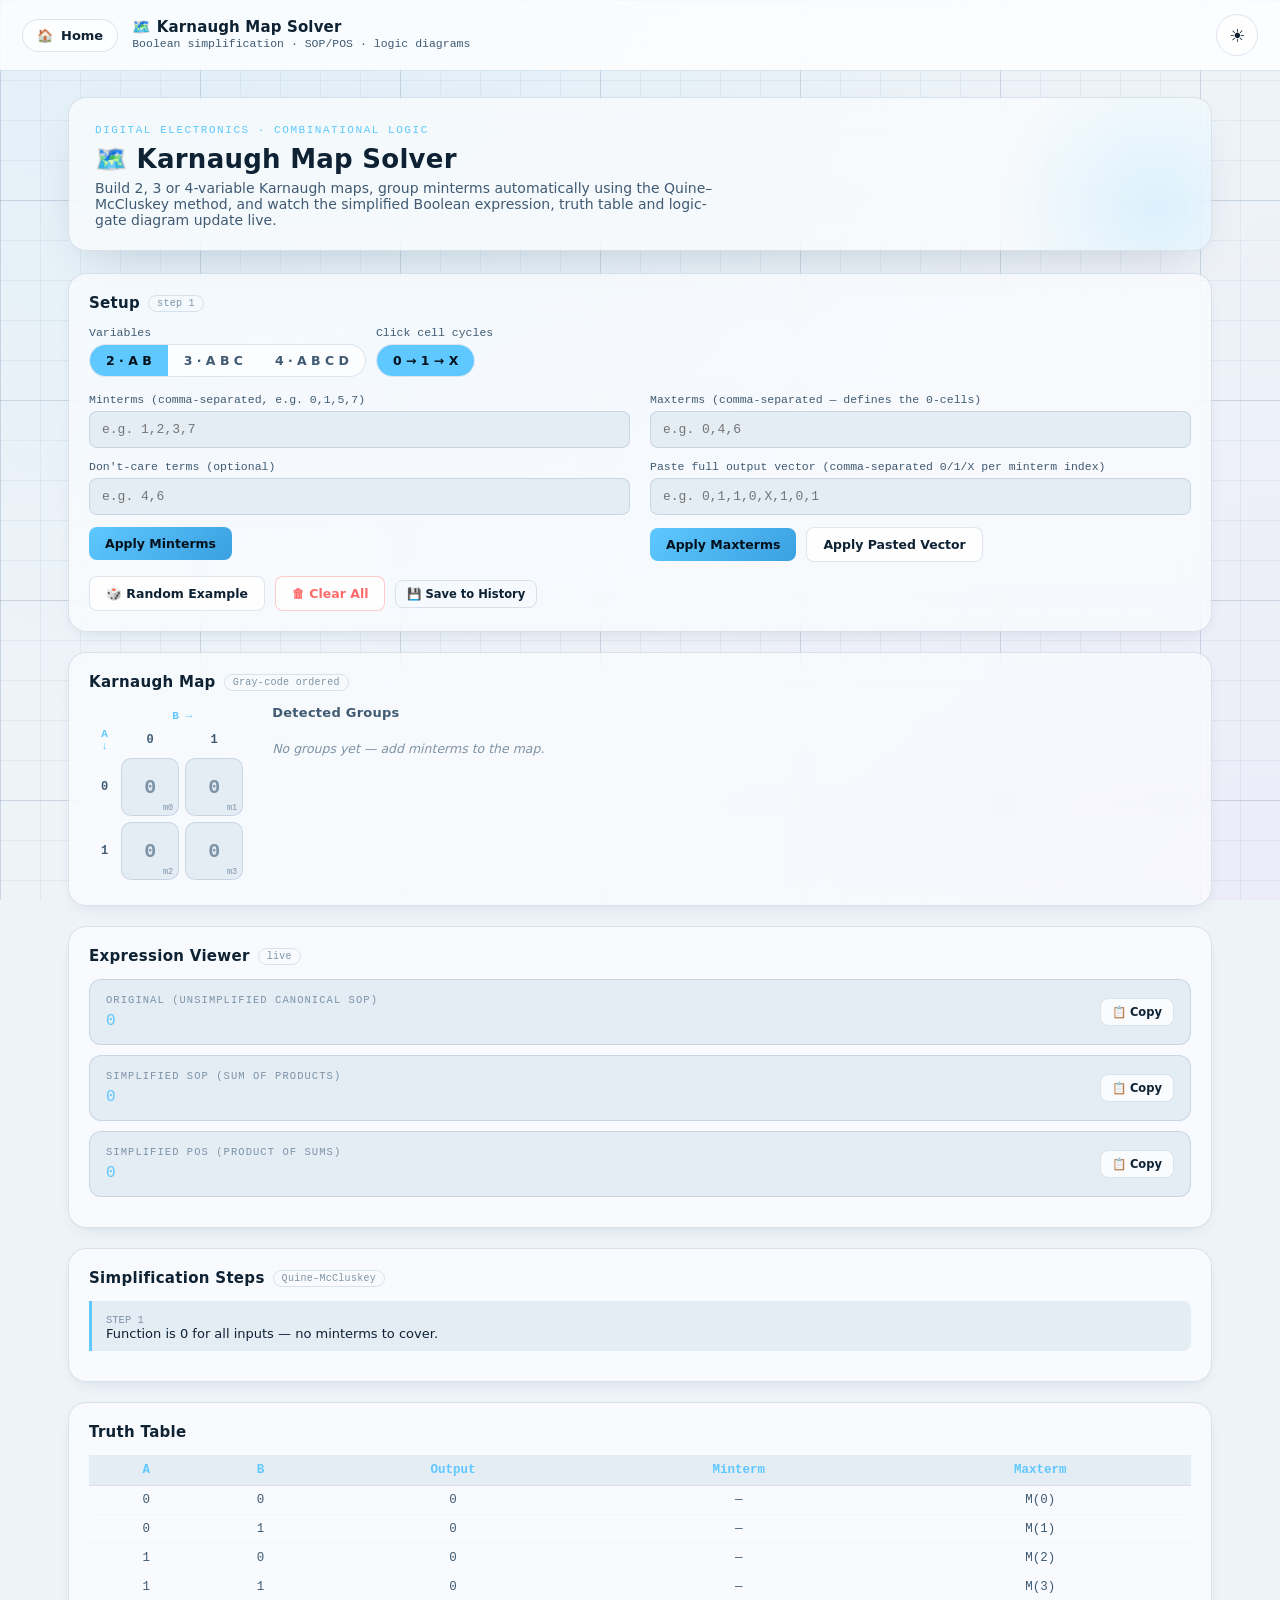
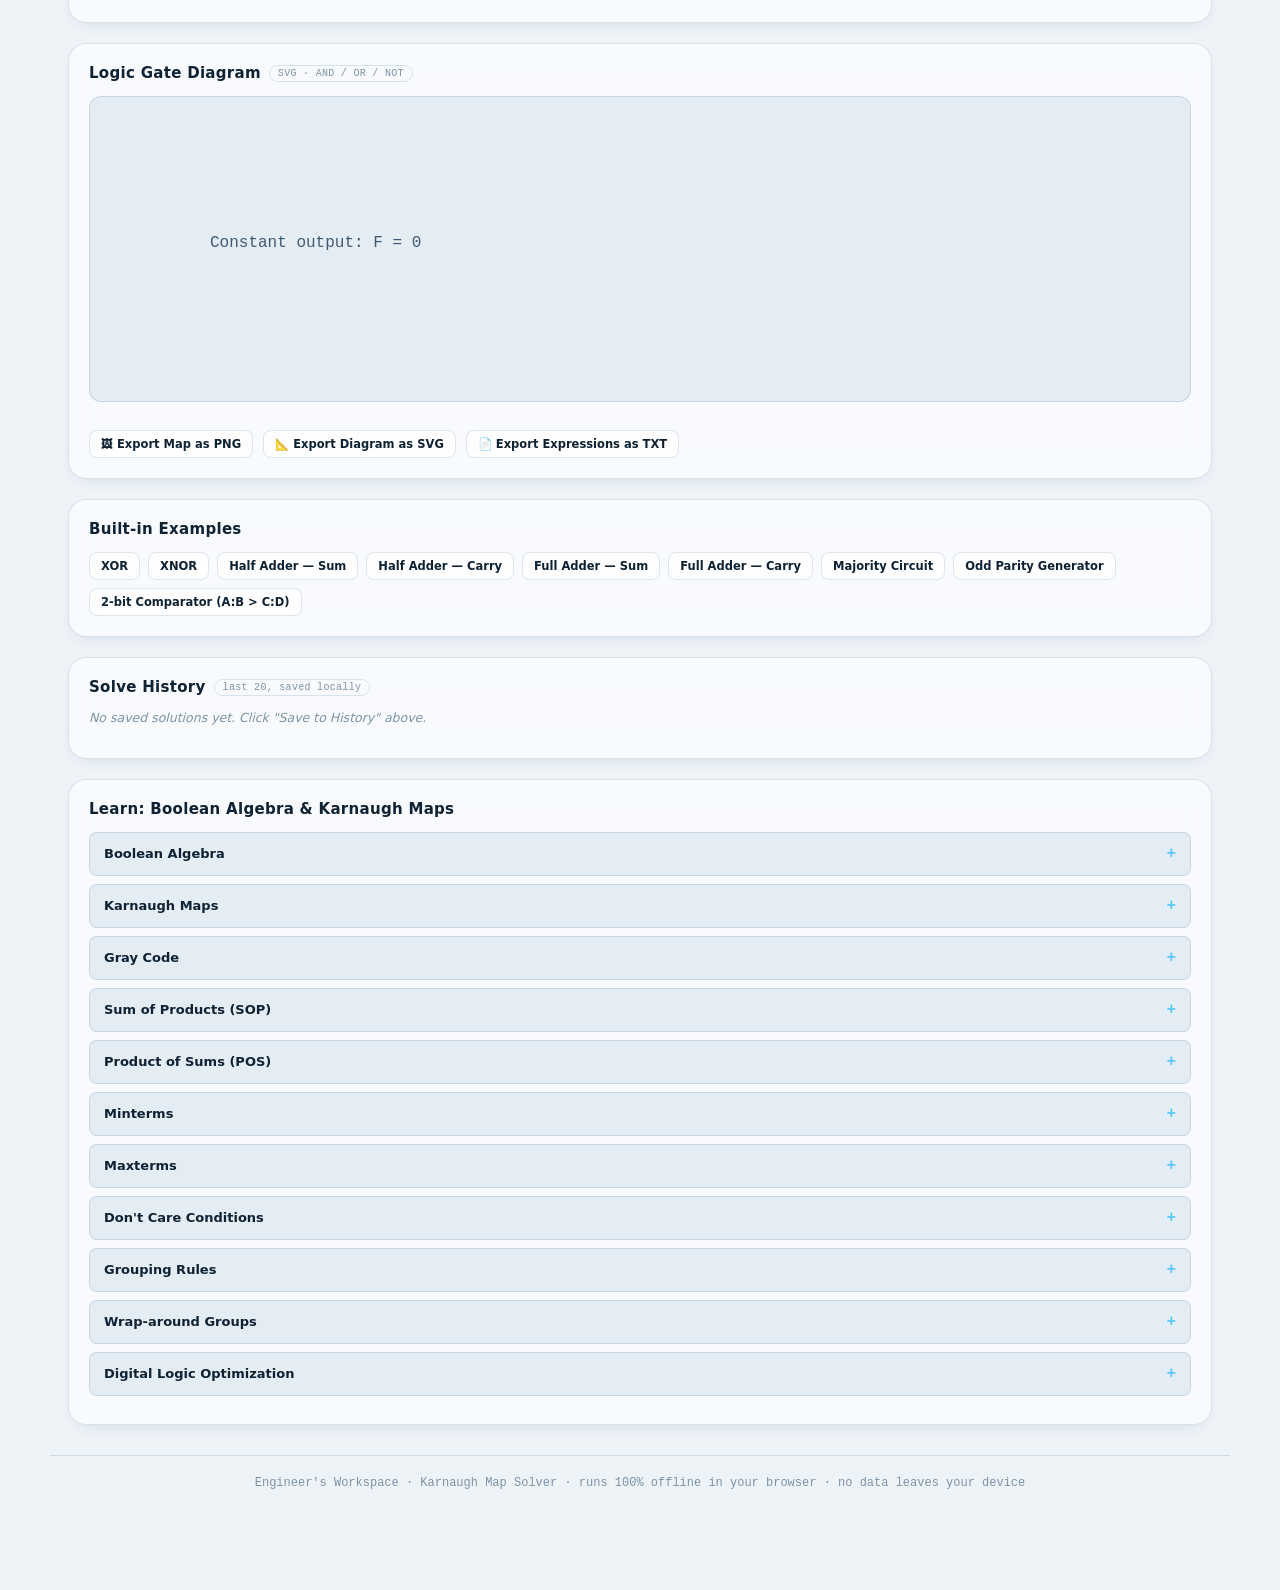
<file: calculators/karnaugh-map-solver.html>
<!-- CALCULATOR_INFO
title: Karnaugh Map Solver
description: Simplify Boolean expressions using interactive 2-variable, 3-variable and 4-variable Karnaugh Maps with step-by-step grouping.
category: Digital Electronics
icon: 🗺️
featured: false
-->
<!DOCTYPE html>
<html lang="en">
<head>
<meta charset="UTF-8">
<meta name="viewport" content="width=device-width, initial-scale=1.0, viewport-fit=cover">
<title>Karnaugh Map Solver — Engineer's Workspace</title>
<style>
/* ============================================================
   ENGINEER'S WORKSPACE — DESIGN SYSTEM
   Blueprint drafting aesthetic · IBM Plex type · glass surfaces
   ============================================================ */
:root{
  --bp-bg:#0a1622;
  --bp-bg-2:#0d1b2a;
  --bp-line:rgba(110,190,255,0.07);
  --bp-line-major:rgba(110,190,255,0.14);
  --glass:rgba(18,34,51,0.55);
  --glass-hi:rgba(28,48,70,0.65);
  --glass-border:rgba(120,190,255,0.18);
  --ink:#e7f1fb;
  --ink-dim:#9db3c9;
  --ink-faint:#5f7488;
  --accent:#5ec8ff;
  --accent-2:#ffb454;
  --accent-3:#8ee6a3;
  --accent-4:#ff8aa8;
  --accent-5:#c792ff;
  --accent-6:#ffd166;
  --danger:#ff6b6b;
  --success:#5ee6a0;
  --radius-lg:18px;
  --radius-md:12px;
  --radius-sm:8px;
  --font-sans:'IBM Plex Sans','Segoe UI',system-ui,-apple-system,sans-serif;
  --font-mono:'IBM Plex Mono','SFMono-Regular',Consolas,monospace;
  --shadow-lg:0 20px 60px -20px rgba(0,0,0,0.6);
  --shadow-sm:0 6px 20px -8px rgba(0,0,0,0.5);
}
[data-theme="light"]{
  --bp-bg:#eef3f8;
  --bp-bg-2:#e4ecf4;
  --bp-line:rgba(30,80,130,0.06);
  --bp-line-major:rgba(30,80,130,0.12);
  --glass:rgba(255,255,255,0.6);
  --glass-hi:rgba(255,255,255,0.8);
  --glass-border:rgba(30,80,130,0.14);
  --ink:#0e2233;
  --ink-dim:#3f5a72;
  --ink-faint:#7d93a6;
  --shadow-lg:0 20px 50px -24px rgba(20,50,80,0.25);
  --shadow-sm:0 6px 18px -10px rgba(20,50,80,0.2);
}
*{box-sizing:border-box;}
html{scroll-behavior:smooth;}
body{
  margin:0;
  min-height:100vh;
  font-family:var(--font-sans);
  color:var(--ink);
  background:
    linear-gradient(var(--bp-line) 1px,transparent 1px) 0 0/40px 40px,
    linear-gradient(90deg,var(--bp-line) 1px,transparent 1px) 0 0/40px 40px,
    linear-gradient(var(--bp-line-major) 1px,transparent 1px) 0 0/200px 200px,
    linear-gradient(90deg,var(--bp-line-major) 1px,transparent 1px) 0 0/200px 200px,
    radial-gradient(ellipse at 20% -10%, rgba(94,200,255,0.10), transparent 60%),
    radial-gradient(ellipse at 100% 110%, rgba(199,146,255,0.08), transparent 60%),
    var(--bp-bg);
  background-attachment:fixed;
  transition:background-color .3s ease,color .3s ease;
  -webkit-font-smoothing:antialiased;
  padding-bottom:60px;
}
::selection{background:var(--accent);color:#04121d;}
a{color:var(--accent);}
button{font-family:var(--font-sans);}
:focus-visible{outline:2px solid var(--accent);outline-offset:2px;border-radius:4px;}

/* ---------- NAV ---------- */
.nav{
  position:sticky;top:0;z-index:100;
  display:flex;align-items:center;gap:14px;
  padding:14px 22px;
  background:var(--glass-hi);
  backdrop-filter:blur(16px) saturate(140%);
  -webkit-backdrop-filter:blur(16px) saturate(140%);
  border-bottom:1px solid var(--glass-border);
}
.nav-home{
  display:inline-flex;align-items:center;gap:8px;
  padding:8px 14px;border-radius:999px;
  background:var(--glass);border:1px solid var(--glass-border);
  color:var(--ink);text-decoration:none;font-size:13px;font-weight:600;
  transition:transform .18s ease,background .18s ease;
}
.nav-home:hover{transform:translateY(-1px);background:var(--glass-hi);}
.nav-title-wrap{display:flex;flex-direction:column;line-height:1.25;flex:1;min-width:0;}
.nav-title{font-size:15px;font-weight:700;letter-spacing:.01em;display:flex;align-items:center;gap:8px;}
.nav-desc{font-size:11.5px;color:var(--ink-dim);font-family:var(--font-mono);overflow:hidden;text-overflow:ellipsis;white-space:nowrap;}
.theme-toggle{
  width:42px;height:42px;border-radius:50%;
  border:1px solid var(--glass-border);background:var(--glass);
  color:var(--ink);cursor:pointer;font-size:18px;display:flex;align-items:center;justify-content:center;
  transition:transform .25s ease,background .2s ease;flex-shrink:0;
}
.theme-toggle:hover{transform:rotate(20deg);}

/* ---------- LAYOUT ---------- */
.wrap{max-width:1180px;margin:0 auto;padding:26px 18px 0;}
.hero{
  margin-bottom:22px;padding:26px 26px 22px;border-radius:var(--radius-lg);
  background:var(--glass);border:1px solid var(--glass-border);backdrop-filter:blur(14px);
  box-shadow:var(--shadow-lg);position:relative;overflow:hidden;
}
.hero::before{
  content:"";position:absolute;top:-40%;right:-10%;width:340px;height:340px;
  background:radial-gradient(circle,rgba(94,200,255,0.18),transparent 65%);
  pointer-events:none;
}
.hero h1{margin:0 0 6px;font-size:26px;letter-spacing:.01em;display:flex;align-items:center;gap:10px;}
.hero p{margin:0;color:var(--ink-dim);font-size:14px;max-width:640px;}
.eyebrow{
  font-family:var(--font-mono);font-size:11px;letter-spacing:.14em;text-transform:uppercase;
  color:var(--accent);margin-bottom:8px;display:block;
}

.card{
  background:var(--glass);border:1px solid var(--glass-border);
  border-radius:var(--radius-lg);padding:20px;margin-bottom:20px;
  backdrop-filter:blur(14px) saturate(130%);-webkit-backdrop-filter:blur(14px) saturate(130%);
  box-shadow:var(--shadow-sm);
  animation:fadeUp .5s ease both;
}
@keyframes fadeUp{from{opacity:0;transform:translateY(10px);}to{opacity:1;transform:translateY(0);}}
.card h2{
  margin:0 0 14px;font-size:15px;font-weight:700;letter-spacing:.02em;
  display:flex;align-items:center;gap:8px;color:var(--ink);
}
.card h2 .tag{
  font-family:var(--font-mono);font-size:10px;color:var(--ink-faint);
  border:1px solid var(--glass-border);padding:2px 8px;border-radius:999px;font-weight:500;
}
.card h3{font-size:13px;margin:16px 0 8px;color:var(--ink-dim);letter-spacing:.02em;}

.grid-2{display:grid;grid-template-columns:1fr 1fr;gap:20px;}
@media(max-width:820px){.grid-2{grid-template-columns:1fr;}}

/* ---------- CONTROLS ---------- */
.row{display:flex;flex-wrap:wrap;gap:10px;align-items:center;}
.seg{display:inline-flex;border:1px solid var(--glass-border);border-radius:999px;overflow:hidden;background:var(--glass);}
.seg button{
  border:none;background:transparent;color:var(--ink-dim);padding:8px 16px;font-size:12.5px;
  cursor:pointer;font-weight:600;transition:background .2s,color .2s;
}
.seg button.active{background:var(--accent);color:#04121d;}
.seg button:hover:not(.active){background:var(--glass-hi);color:var(--ink);}

label{font-size:11.5px;color:var(--ink-dim);font-family:var(--font-mono);display:block;margin-bottom:5px;}
input[type=text],select,textarea{
  width:100%;padding:10px 12px;border-radius:var(--radius-sm);
  border:1px solid var(--glass-border);background:var(--bp-bg-2);color:var(--ink);
  font-family:var(--font-mono);font-size:13px;transition:border-color .2s,box-shadow .2s;
}
input[type=text]:focus,select:focus,textarea:focus{border-color:var(--accent);box-shadow:0 0 0 3px rgba(94,200,255,0.15);}
.field{margin-bottom:12px;}

.btn{
  padding:9px 16px;border-radius:var(--radius-sm);border:1px solid var(--glass-border);
  background:var(--glass-hi);color:var(--ink);font-size:12.5px;font-weight:600;cursor:pointer;
  display:inline-flex;align-items:center;gap:6px;transition:transform .15s ease,background .2s,border-color .2s;
}
.btn:hover{transform:translateY(-1px);border-color:var(--accent);}
.btn:active{transform:translateY(0);}
.btn.primary{background:linear-gradient(135deg,var(--accent),#3aa0e0);color:#04121d;border:none;}
.btn.ghost{background:transparent;}
.btn.danger{color:var(--danger);border-color:rgba(255,107,107,.35);}
.btn.small{padding:6px 11px;font-size:11.5px;}
.btn:disabled{opacity:.4;cursor:not-allowed;transform:none;}

.msg{
  margin-top:10px;padding:9px 12px;border-radius:var(--radius-sm);font-size:12.5px;
  border:1px solid transparent;display:none;font-family:var(--font-mono);
}
.msg.show{display:block;animation:fadeUp .3s ease both;}
.msg.error{background:rgba(255,107,107,.1);border-color:rgba(255,107,107,.35);color:var(--danger);}
.msg.ok{background:rgba(94,230,160,.1);border-color:rgba(94,230,160,.35);color:var(--success);}

/* ---------- K-MAP ---------- */
.kmap-area{display:flex;flex-wrap:wrap;gap:24px;align-items:flex-start;}
.kmap-wrap{display:inline-block;}
.kmap-table{border-collapse:separate;border-spacing:4px;}
.kmap-table td,.kmap-table th{text-align:center;}
.axis-label{font-family:var(--font-mono);font-size:11px;color:var(--accent);font-weight:700;}
.head-cell{font-family:var(--font-mono);font-size:12px;color:var(--ink-dim);padding:4px 8px;}
.kcell{
  position:relative;width:58px;height:58px;border-radius:10px;
  background:var(--bp-bg-2);border:1px solid var(--glass-border);
  display:flex;align-items:center;justify-content:center;
  font-family:var(--font-mono);font-size:20px;font-weight:700;color:var(--ink);
  cursor:pointer;user-select:none;transition:transform .12s ease,box-shadow .25s ease,background .25s ease;
  overflow:hidden;
}
.kcell:hover{transform:scale(1.06);z-index:2;border-color:var(--accent);}
.kcell.v1{color:var(--success);}
.kcell.v0{color:var(--ink-faint);}
.kcell.vx{color:var(--accent-2);}
.kcell .mnum{position:absolute;bottom:2px;right:5px;font-size:8.5px;color:var(--ink-faint);font-weight:500;}
.kcell .dots{position:absolute;top:3px;left:4px;display:flex;gap:2px;}
.kcell .dots span{width:6px;height:6px;border-radius:50%;}
.kcell.group-glow{animation:pulseGlow 1.4s ease-in-out infinite;}
@keyframes pulseGlow{0%,100%{box-shadow:0 0 0 0 var(--glow-color,var(--accent));}50%{box-shadow:0 0 0 7px transparent;}}

.legend{display:flex;flex-direction:column;gap:8px;min-width:230px;}
.legend-item{
  display:flex;align-items:center;gap:9px;padding:8px 10px;border-radius:var(--radius-sm);
  border:1px solid var(--glass-border);background:var(--glass-hi);cursor:pointer;font-size:12px;
  transition:background .18s,border-color .18s;
}
.legend-item:hover,.legend-item.active{border-color:var(--accent);background:rgba(94,200,255,.08);}
.legend-swatch{width:14px;height:14px;border-radius:4px;flex-shrink:0;}
.legend-term{font-family:var(--font-mono);font-weight:700;}
.legend-type{color:var(--ink-faint);font-size:10.5px;margin-left:auto;font-family:var(--font-mono);}

/* ---------- EXPRESSIONS ---------- */
.expr-box{
  background:var(--bp-bg-2);border:1px solid var(--glass-border);border-radius:var(--radius-md);
  padding:14px 16px;margin-bottom:10px;display:flex;align-items:center;justify-content:space-between;gap:12px;flex-wrap:wrap;
}
.expr-box .expr-label{font-size:10.5px;color:var(--ink-faint);font-family:var(--font-mono);text-transform:uppercase;letter-spacing:.1em;display:block;margin-bottom:4px;}
.expr-box .expr-val{font-family:var(--font-mono);font-size:16px;color:var(--accent);word-break:break-word;}

/* ---------- STEPS ---------- */
.step{
  border-left:3px solid var(--accent);padding:10px 14px;margin-bottom:10px;
  background:var(--bp-bg-2);border-radius:0 var(--radius-sm) var(--radius-sm) 0;font-size:13px;
  animation:fadeUp .4s ease both;
}
.step b{color:var(--accent);}
.step .step-idx{font-family:var(--font-mono);font-size:10.5px;color:var(--ink-faint);}

/* ---------- TRUTH TABLE ---------- */
.tt-wrap{overflow-x:auto;}
table.tt{border-collapse:collapse;width:100%;font-family:var(--font-mono);font-size:12.5px;}
table.tt th{
  text-align:center;padding:8px 10px;color:var(--accent);border-bottom:1px solid var(--glass-border);
  position:sticky;top:0;background:var(--bp-bg-2);
}
table.tt td{text-align:center;padding:7px 10px;border-bottom:1px solid rgba(120,190,255,.06);color:var(--ink-dim);}
table.tt tr.selected td{background:rgba(94,200,255,.09);color:var(--ink);}
table.tt tr:hover td{background:rgba(94,200,255,.05);}

/* ---------- GATE DIAGRAM ---------- */
.gate-stats{display:flex;flex-wrap:wrap;gap:10px;margin-top:14px;}
.stat-chip{
  background:var(--bp-bg-2);border:1px solid var(--glass-border);border-radius:999px;
  padding:7px 14px;font-size:12px;font-family:var(--font-mono);display:flex;gap:6px;align-items:center;
}
.stat-chip b{color:var(--accent-2);}
.svg-wrap{width:100%;overflow-x:auto;background:var(--bp-bg-2);border:1px solid var(--glass-border);border-radius:var(--radius-md);padding:10px;}

/* ---------- EXAMPLES / HISTORY ---------- */
.chip-grid{display:flex;flex-wrap:wrap;gap:8px;}
.hist-item{
  display:flex;justify-content:space-between;align-items:center;gap:10px;
  padding:9px 12px;border:1px solid var(--glass-border);border-radius:var(--radius-sm);
  background:var(--bp-bg-2);margin-bottom:8px;font-size:12px;font-family:var(--font-mono);
}
.hist-item .h-meta{color:var(--ink-faint);font-size:10.5px;}
.empty-note{color:var(--ink-faint);font-size:12.5px;font-style:italic;}

/* ---------- EDUCATION ---------- */
.accordion{border:1px solid var(--glass-border);border-radius:var(--radius-sm);margin-bottom:8px;overflow:hidden;background:var(--bp-bg-2);}
.accordion summary{
  padding:12px 14px;cursor:pointer;font-weight:600;font-size:13px;list-style:none;
  display:flex;justify-content:space-between;align-items:center;
}
.accordion summary::-webkit-details-marker{display:none;}
.accordion summary::after{content:"+";font-family:var(--font-mono);color:var(--accent);font-size:16px;}
.accordion[open] summary::after{content:"–";}
.accordion .acc-body{padding:0 14px 14px;color:var(--ink-dim);font-size:13px;line-height:1.6;}

/* ---------- FOOTER ---------- */
footer{
  max-width:1180px;margin:30px auto 0;padding:20px 18px;text-align:center;
  color:var(--ink-faint);font-size:12px;font-family:var(--font-mono);border-top:1px solid var(--glass-border);
}

.sr-only{position:absolute;width:1px;height:1px;overflow:hidden;clip:rect(0,0,0,0);white-space:nowrap;}
@media(prefers-reduced-motion:reduce){*,*::before,*::after{animation-duration:0.001ms !important;transition-duration:0.001ms !important;}}
@media(max-width:600px){
  .kcell{width:46px;height:46px;font-size:16px;}
  .hero h1{font-size:21px;}
  .nav-desc{display:none;}
}
</style>
</head>
<body>

<nav class="nav">
  <a href="../index.html" class="nav-home" aria-label="Back to Engineer's Workspace home">🏠 <span>Home</span></a>
  <div class="nav-title-wrap">
    <span class="nav-title">🗺️ Karnaugh Map Solver</span>
    <span class="nav-desc">Boolean simplification · SOP/POS · logic diagrams</span>
  </div>
  <button class="theme-toggle" id="themeToggle" aria-label="Toggle dark and light theme" title="Toggle theme">🌙</button>
</nav>

<div class="wrap">

  <section class="hero">
    <span class="eyebrow">Digital Electronics · Combinational Logic</span>
    <h1>🗺️ Karnaugh Map Solver</h1>
    <p>Build 2, 3 or 4-variable Karnaugh maps, group minterms automatically using the Quine–McCluskey method, and watch the simplified Boolean expression, truth table and logic-gate diagram update live.</p>
  </section>

  <!-- CONTROLS -->
  <section class="card" aria-labelledby="controlsHeading">
    <h2 id="controlsHeading">Setup <span class="tag">step 1</span></h2>
    <div class="row" style="margin-bottom:16px;">
      <div>
        <label for="varSeg">Variables</label>
        <div class="seg" id="varSeg" role="group" aria-label="Number of variables">
          <button data-vars="2" class="active">2 · A B</button>
          <button data-vars="3">3 · A B C</button>
          <button data-vars="4">4 · A B C D</button>
        </div>
      </div>
      <div>
        <label for="modeSeg">Click cell cycles</label>
        <div class="seg" id="modeSeg" role="group" aria-label="Cell click cycle order">
          <button data-mode="cycle" class="active">0 → 1 → X</button>
        </div>
      </div>
    </div>

    <div class="grid-2">
      <div>
        <div class="field">
          <label for="mintermInput">Minterms (comma-separated, e.g. 0,1,5,7)</label>
          <input type="text" id="mintermInput" placeholder="e.g. 1,2,3,7" aria-describedby="inputMsg">
        </div>
        <div class="field">
          <label for="dontcareInput">Don't-care terms (optional)</label>
          <input type="text" id="dontcareInput" placeholder="e.g. 4,6">
        </div>
        <div class="row">
          <button class="btn primary" id="applyMinterms">Apply Minterms</button>
        </div>
      </div>
      <div>
        <div class="field">
          <label for="maxtermInput">Maxterms (comma-separated — defines the 0-cells)</label>
          <input type="text" id="maxtermInput" placeholder="e.g. 0,4,6">
        </div>
        <div class="field">
          <label for="pasteInput">Paste full output vector (comma-separated 0/1/X per minterm index)</label>
          <input type="text" id="pasteInput" placeholder="e.g. 0,1,1,0,X,1,0,1">
        </div>
        <div class="row">
          <button class="btn primary" id="applyMaxterms">Apply Maxterms</button>
          <button class="btn" id="applyPaste">Apply Pasted Vector</button>
        </div>
      </div>
    </div>

    <div class="row" style="margin-top:14px;">
      <button class="btn" id="randomBtn">🎲 Random Example</button>
      <button class="btn danger" id="clearBtn">🗑 Clear All</button>
      <button class="btn ghost small" id="saveHistBtn">💾 Save to History</button>
    </div>
    <div class="msg" id="inputMsg" role="status" aria-live="polite"></div>
  </section>

  <!-- K-MAP -->
  <section class="card">
    <h2>Karnaugh Map <span class="tag">Gray-code ordered</span></h2>
    <div class="kmap-area">
      <div class="kmap-wrap" id="kmapWrap" aria-label="Interactive Karnaugh map grid"></div>
      <div>
        <h3 style="margin-top:0;">Detected Groups</h3>
        <div class="legend" id="legend"></div>
      </div>
    </div>
  </section>

  <!-- EXPRESSIONS -->
  <section class="card">
    <h2>Expression Viewer <span class="tag">live</span></h2>
    <div class="expr-box">
      <div><span class="expr-label">Original (unsimplified canonical SOP)</span><span class="expr-val" id="exprOriginal">—</span></div>
      <button class="btn small" data-copy="exprOriginal">📋 Copy</button>
    </div>
    <div class="expr-box">
      <div><span class="expr-label">Simplified SOP (Sum of Products)</span><span class="expr-val" id="exprSOP">—</span></div>
      <button class="btn small" data-copy="exprSOP">📋 Copy</button>
    </div>
    <div class="expr-box">
      <div><span class="expr-label">Simplified POS (Product of Sums)</span><span class="expr-val" id="exprPOS">—</span></div>
      <button class="btn small" data-copy="exprPOS">📋 Copy</button>
    </div>
  </section>

  <!-- STEPS -->
  <section class="card">
    <h2>Simplification Steps <span class="tag">Quine–McCluskey</span></h2>
    <div id="stepsArea"><p class="empty-note">Enter minterms above to see grouping steps.</p></div>
  </section>

  <!-- TRUTH TABLE -->
  <section class="card">
    <h2>Truth Table</h2>
    <div class="tt-wrap"><table class="tt" id="ttTable"><thead></thead><tbody></tbody></table></div>
  </section>

  <!-- GATE DIAGRAM -->
  <section class="card">
    <h2>Logic Gate Diagram <span class="tag">SVG · AND / OR / NOT</span></h2>
    <div class="svg-wrap"><svg id="gateSvg" width="100%" height="280" viewBox="0 0 900 280" role="img" aria-label="Logic gate diagram of the simplified expression"></svg></div>
    <div class="gate-stats" id="gateStats"></div>
    <div class="row" style="margin-top:14px;">
      <button class="btn small" id="exportPNG">🖼 Export Map as PNG</button>
      <button class="btn small" id="exportSVG">📐 Export Diagram as SVG</button>
      <button class="btn small" id="exportTXT">📄 Export Expressions as TXT</button>
    </div>
  </section>

  <!-- EXAMPLES -->
  <section class="card">
    <h2>Built-in Examples</h2>
    <div class="chip-grid" id="examplesArea"></div>
  </section>

  <!-- HISTORY -->
  <section class="card">
    <h2>Solve History <span class="tag">last 20, saved locally</span></h2>
    <div id="historyArea"></div>
  </section>

  <!-- EDUCATION -->
  <section class="card">
    <h2>Learn: Boolean Algebra &amp; Karnaugh Maps</h2>
    <div id="eduArea"></div>
  </section>

</div>

<footer>Engineer's Workspace · Karnaugh Map Solver · runs 100% offline in your browser · no data leaves your device</footer>

<script>
(function(){
"use strict";

/* ============================================================
   THEME
   ============================================================ */
const THEME_KEY = "engineerWorkspaceTheme";
function applyTheme(t){
  document.documentElement.setAttribute("data-theme", t);
  document.getElementById("themeToggle").textContent = t === "light" ? "☀️" : "🌙";
}
(function initTheme(){
  const saved = localStorage.getItem(THEME_KEY);
  const preferred = saved || (window.matchMedia && window.matchMedia("(prefers-color-scheme: light)").matches ? "light" : "dark");
  applyTheme(preferred);
})();
document.getElementById("themeToggle").addEventListener("click", function(){
  const current = document.documentElement.getAttribute("data-theme") === "light" ? "light" : "dark";
  const next = current === "light" ? "dark" : "light";
  localStorage.setItem(THEME_KEY, next);
  applyTheme(next);
});

/* ============================================================
   CORE STATE
   ============================================================ */
const VAR_NAMES = { 2:["A","B"], 3:["A","B","C"], 4:["A","B","C","D"] };
const GROUP_COLORS = ["#5ec8ff","#ffb454","#8ee6a3","#ff8aa8","#c792ff","#ffd166","#7fd8d0","#f39cff"];

let state = {
  numVars: 2,
  values: {},      // minterm(int) -> "0" | "1" | "X"
  lastResult: null // cached QM computation
};

function totalCells(){ return Math.pow(2, state.numVars); }

function resetValues(){
  state.values = {};
  for(let i=0;i<totalCells();i++) state.values[i] = "0";
}
resetValues();

/* ============================================================
   GRAY CODE + GRID GEOMETRY
   ============================================================ */
function grayCode(bits){
  if(bits === 0) return [""];
  const prev = grayCode(bits-1);
  return prev.map(x=>"0"+x).concat(prev.slice().reverse().map(x=>"1"+x));
}
function gridDims(numVars){
  if(numVars===2) return {rowBits:1, colBits:1};
  if(numVars===3) return {rowBits:1, colBits:2};
  return {rowBits:2, colBits:2};
}
function toBinary(n, bits){ return n.toString(2).padStart(bits,"0"); }

/* ============================================================
   QUINE-McCLUSKEY SIMPLIFICATION
   ============================================================ */
function tryCombine(b1,b2){
  if(b1.length!==b2.length) return null;
  let diffPos=-1, diffCount=0, result="";
  for(let i=0;i<b1.length;i++){
    if(b1[i]===b2[i]){ result+=b1[i]; }
    else if((b1[i]==="0"&&b2[i]==="1")||(b1[i]==="1"&&b2[i]==="0")){
      diffCount++; diffPos=i; result+="-";
    } else return null;
  }
  return diffCount===1 ? result : null;
}
function dedupeByBits(list){
  const seen = new Map();
  list.forEach(t=>{
    if(seen.has(t.bits)){
      const ex = seen.get(t.bits);
      t.minterms.forEach(m=>ex.minterms.add(m));
    } else {
      seen.set(t.bits, {bits:t.bits, minterms:new Set(t.minterms)});
    }
  });
  return Array.from(seen.values());
}
function getPrimeImplicants(numVars, allTerms){
  if(allTerms.length===0) return [];
  let terms = allTerms.map(m=>({bits:toBinary(m,numVars), minterms:new Set([m])}));
  terms = dedupeByBits(terms);
  let primes = [];
  while(true){
    const used = new Set();
    const newTermsMap = new Map();
    for(let i=0;i<terms.length;i++){
      for(let j=i+1;j<terms.length;j++){
        const combined = tryCombine(terms[i].bits, terms[j].bits);
        if(combined){
          used.add(i); used.add(j);
          if(!newTermsMap.has(combined)) newTermsMap.set(combined, new Set());
          terms[i].minterms.forEach(m=>newTermsMap.get(combined).add(m));
          terms[j].minterms.forEach(m=>newTermsMap.get(combined).add(m));
        }
      }
    }
    for(let i=0;i<terms.length;i++){
      if(!used.has(i)) primes.push(terms[i]);
    }
    if(newTermsMap.size===0) break;
    terms = Array.from(newTermsMap.entries()).map(([bits,mset])=>({bits,minterms:mset}));
  }
  return dedupeByBits(primes);
}
function selectEssentials(primes, minterms){
  const coverage = new Map(); // minterm -> [primeIndex...]
  minterms.forEach(m=>coverage.set(m, []));
  primes.forEach((p,idx)=>{
    p.minterms.forEach(m=>{ if(coverage.has(m)) coverage.get(m).push(idx); });
  });
  const chosen = new Set();
  coverage.forEach((idxList, m)=>{
    if(idxList.length===1) chosen.add(idxList[0]);
  });
  let covered = new Set();
  chosen.forEach(idx=> primes[idx].minterms.forEach(m=>{ if(minterms.includes(m)) covered.add(m); }));
  let remaining = minterms.filter(m=>!covered.has(m));
  while(remaining.length>0){
    let bestIdx=-1, bestCover=-1;
    primes.forEach((p,idx)=>{
      if(chosen.has(idx)) return;
      const c = remaining.filter(m=>p.minterms.has(m)).length;
      if(c>bestCover){ bestCover=c; bestIdx=idx; }
    });
    if(bestIdx===-1) break;
    chosen.add(bestIdx);
    remaining = remaining.filter(m=>!primes[bestIdx].minterms.has(m));
  }
  return Array.from(chosen).map(idx=>primes[idx]);
}
function bitsToLiteralTerm(bits, varNames){
  let out=[];
  for(let i=0;i<bits.length;i++){
    if(bits[i]==="0") out.push(varNames[i]+"'");
    else if(bits[i]==="1") out.push(varNames[i]);
  }
  return out;
}
function termToString(literals){
  if(literals.length===0) return "1";
  return literals.join("");
}
function groupSizeLabel(size){
  if(size===1) return "Single";
  if(size===2) return "Pair";
  if(size===4) return "Quad";
  if(size===8) return "Octet";
  if(size===16) return "Full map";
  return size+"-cell";
}

function computeSOP(numVars, minterms, dontcares){
  const varNames = VAR_NAMES[numVars];
  if(minterms.length===0){
    return {expression:"0", terms:[], groups:[], steps:["Function is 0 for all inputs — no minterms to cover."]};
  }
  const allCells = Math.pow(2, numVars);
  if(minterms.length + dontcares.length >= allCells){
    return {expression:"1", terms:[{bits:"-".repeat(numVars), minterms:new Set(Array.from({length:allCells},(_,i)=>i))}], groups:[{bits:"-".repeat(numVars), minterms:new Set(Array.from({length:allCells},(_,i)=>i)), literals:[]}], steps:["Every cell is 1 or don't-care — function simplifies to constant 1."]};
  }
  const combineSet = Array.from(new Set([...minterms, ...dontcares])).sort((a,b)=>a-b);
  const primes = getPrimeImplicants(numVars, combineSet);
  const selected = selectEssentials(primes, minterms);
  selected.sort((a,b)=> b.minterms.size - a.minterms.size);

  const steps = [];
  steps.push(`Collected ${minterms.length} minterm(s) [${minterms.join(", ")}]${dontcares.length? ` and ${dontcares.length} don't-care(s) [${dontcares.join(", ")}]`:""} to combine.`);
  steps.push(`Quine–McCluskey combination produced ${primes.length} prime implicant(s) after merging adjacent cells that differ in exactly one variable.`);

  const terms = selected.map(p=>{
    const lits = bitsToLiteralTerm(p.bits, varNames);
    const eliminated = varNames.filter((v,i)=>p.bits[i]==="-");
    return { bits:p.bits, minterms:p.minterms, literals:lits, str: termToString(lits) };
  });

  terms.forEach((t,i)=>{
    const cells = Array.from(t.minterms).sort((a,b)=>a-b);
    const eliminated = VAR_NAMES[numVars].filter((v,idx)=>t.bits[idx]==="-");
    steps.push(`Group ${i+1} (${groupSizeLabel(t.minterms.size)}): cells {${cells.join(", ")}} share the pattern "${t.bits}". ${eliminated.length? `Variable${eliminated.length>1?"s":""} ${eliminated.join(", ")} differ within the group and ${eliminated.length>1?"are":"is"} eliminated.`:"No variable is eliminated (single cell)."} → term: ${t.str}`);
  });

  const expression = terms.map(t=>t.str).join(" + ");
  steps.push(`Combining all groups with OR gives the minimized SOP expression: ${expression}`);

  return { expression, terms, groups: terms, steps };
}

function computePOS(numVars, minterms, dontcares){
  const allCells = Math.pow(2, numVars);
  const allIdx = Array.from({length:allCells}, (_,i)=>i);
  const zeroMinterms = allIdx.filter(i=> !minterms.includes(i) && !dontcares.includes(i));
  if(zeroMinterms.length===0) return "1";
  if(zeroMinterms.length===allCells) return "0";
  const complementResult = computeSOP(numVars, zeroMinterms, dontcares);
  const varNames = VAR_NAMES[numVars];
  const sums = complementResult.terms.map(t=>{
    const parts = [];
    for(let i=0;i<t.bits.length;i++){
      if(t.bits[i]==="0") parts.push(varNames[i]);
      else if(t.bits[i]==="1") parts.push(varNames[i]+"'");
    }
    return "(" + (parts.length? parts.join("+") : "1") + ")";
  });
  return sums.join("");
}

function canonicalSOP(numVars, minterms){
  const varNames = VAR_NAMES[numVars];
  if(minterms.length===0) return "0";
  return minterms.map(m=>{
    const bits = toBinary(m, numVars);
    const lits = bitsToLiteralTerm(bits, varNames);
    return termToString(lits);
  }).join(" + ");
}

/* ============================================================
   RENDER: K-MAP GRID
   ============================================================ */
function mintermFromRC(numVars, rowStr, colStr){
  return parseInt(rowStr+colStr, 2);
}
function cycleValue(v){
  return v==="0" ? "1" : v==="1" ? "X" : "0";
}
function renderKmap(){
  const numVars = state.numVars;
  const {rowBits, colBits} = gridDims(numVars);
  const rows = grayCode(rowBits);
  const cols = grayCode(colBits);
  const varNames = VAR_NAMES[numVars];
  const rowVarLabel = varNames.slice(0, rowBits).join("");
  const colVarLabel = varNames.slice(rowBits).join("");

  let html = `<table class="kmap-table" role="grid" aria-label="${numVars}-variable Karnaugh map">`;
  html += `<tr><th></th><th colspan="${cols.length}" class="axis-label">${colVarLabel} →</th></tr>`;
  html += `<tr><th class="axis-label">${rowVarLabel}<br>↓</th>`;
  cols.forEach(c=> html += `<th class="head-cell">${c}</th>`);
  html += `</tr>`;
  rows.forEach(r=>{
    html += `<tr><th class="head-cell">${r}</th>`;
    cols.forEach(c=>{
      const m = mintermFromRC(numVars, r, c);
      const v = state.values[m];
      const vClass = v==="1"?"v1":v==="X"?"vx":"v0";
      html += `<td><div class="kcell ${vClass}" tabindex="0" role="gridcell" data-minterm="${m}" aria-label="Cell ${m}, value ${v}">
        <span class="dots" data-dots="${m}"></span>
        ${v}
        <span class="mnum">m${m}</span>
      </div></td>`;
    });
    html += `</tr>`;
  });
  html += `</table>`;
  document.getElementById("kmapWrap").innerHTML = html;

  document.querySelectorAll(".kcell").forEach(cell=>{
    cell.addEventListener("click", onCellToggle);
    cell.addEventListener("keydown", e=>{
      if(e.key==="Enter" || e.key===" "){ e.preventDefault(); onCellToggle.call(cell); }
    });
  });
}
function onCellToggle(){
  const m = parseInt(this.getAttribute("data-minterm"),10);
  state.values[m] = cycleValue(state.values[m]);
  fullUpdate();
}

/* ============================================================
   RENDER: LEGEND / GROUPS
   ============================================================ */
function renderLegendAndDots(result){
  const legend = document.getElementById("legend");
  document.querySelectorAll(".kcell").forEach(c=>c.classList.remove("group-glow"));
  document.querySelectorAll("[data-dots]").forEach(d=> d.innerHTML="");

  if(!result || !result.groups || result.groups.length===0){
    legend.innerHTML = `<p class="empty-note">No groups yet — add minterms to the map.</p>`;
    return;
  }
  let html = "";
  result.groups.forEach((g,idx)=>{
    const color = GROUP_COLORS[idx % GROUP_COLORS.length];
    html += `<div class="legend-item" data-group="${idx}" tabindex="0" role="button" aria-pressed="false">
      <span class="legend-swatch" style="background:${color}"></span>
      <span class="legend-term">${g.str || "1"}</span>
      <span class="legend-type">${groupSizeLabel(g.minterms.size)}</span>
    </div>`;
    g.minterms.forEach(m=>{
      const dotsEl = document.querySelector(`[data-dots="${m}"]`);
      if(dotsEl){
        const dot = document.createElement("span");
        dot.style.background = color;
        dotsEl.appendChild(dot);
      }
    });
  });
  legend.innerHTML = html;

  legend.querySelectorAll(".legend-item").forEach(item=>{
    const toggle = ()=>{
      const idx = parseInt(item.getAttribute("data-group"),10);
      const isActive = item.classList.toggle("active");
      item.setAttribute("aria-pressed", isActive ? "true":"false");
      const color = GROUP_COLORS[idx % GROUP_COLORS.length];
      const group = result.groups[idx];
      group.minterms.forEach(m=>{
        const cellEl = document.querySelector(`.kcell[data-minterm="${m}"]`);
        if(!cellEl) return;
        if(isActive){
          cellEl.classList.add("group-glow");
          cellEl.style.setProperty("--glow-color", color);
          cellEl.style.background = color + "33";
        } else {
          cellEl.classList.remove("group-glow");
          cellEl.style.background = "";
        }
      });
    };
    item.addEventListener("click", toggle);
    item.addEventListener("keydown", e=>{ if(e.key==="Enter"||e.key===" "){ e.preventDefault(); toggle(); }});
  });
}

/* ============================================================
   RENDER: EXPRESSIONS + STEPS
   ============================================================ */
function renderExpressions(minterms, sopResult, posExpr){
  document.getElementById("exprOriginal").textContent = canonicalSOP(state.numVars, minterms);
  document.getElementById("exprSOP").textContent = sopResult.expression;
  document.getElementById("exprPOS").textContent = posExpr;
}
function renderSteps(steps){
  const area = document.getElementById("stepsArea");
  if(!steps || steps.length===0){
    area.innerHTML = `<p class="empty-note">Enter minterms above to see grouping steps.</p>`;
    return;
  }
  area.innerHTML = steps.map((s,i)=>`<div class="step"><span class="step-idx">STEP ${i+1}</span><br>${escapeHtml(s)}</div>`).join("");
}
function escapeHtml(str){
  return str.replace(/&/g,"&amp;").replace(/</g,"&lt;").replace(/>/g,"&gt;");
}

/* ============================================================
   RENDER: TRUTH TABLE
   ============================================================ */
function renderTruthTable(){
  const numVars = state.numVars;
  const varNames = VAR_NAMES[numVars];
  const thead = document.querySelector("#ttTable thead");
  const tbody = document.querySelector("#ttTable tbody");
  thead.innerHTML = `<tr>${varNames.map(v=>`<th>${v}</th>`).join("")}<th>Output</th><th>Minterm</th><th>Maxterm</th></tr>`;
  let rows = "";
  for(let m=0;m<totalCells();m++){
    const bits = toBinary(m, numVars);
    const v = state.values[m];
    rows += `<tr data-row-minterm="${m}"><td>${bits.split("").join("</td><td>")}</td><td>${v}</td><td>${v!=="0"?`m(${m})`:"—"}</td><td>${v!=="1"?`M(${m})`:"—"}</td></tr>`;
  }
  tbody.innerHTML = rows;
}
function highlightTruthRows(minterms){
  document.querySelectorAll("#ttTable tbody tr").forEach(tr=>{
    const m = parseInt(tr.getAttribute("data-row-minterm"),10);
    tr.classList.toggle("selected", minterms.includes(m));
  });
}

/* ============================================================
   GATE DIAGRAM (SVG) + STATS
   ============================================================ */
function parseSopForGates(sopResult){
  // terms: array of {literals:[...]}
  return sopResult.terms.map(t=>t.literals.map(l=>{
    const negated = l.endsWith("'");
    return { name: negated ? l.slice(0,-1) : l, negated };
  }));
}
function drawNotGate(x,y){
  return `<g>
    <path d="M ${x} ${y-12} L ${x} ${y+12} L ${x+26} ${y} Z" fill="none" stroke="var(--accent,#5ec8ff)" stroke-width="2"/>
    <circle cx="${x+31}" cy="${y}" r="5" fill="none" stroke="var(--accent,#5ec8ff)" stroke-width="2"/>
  </g>`;
}
function drawAndGate(x,y,h){
  const w=44;
  return `<g>
    <path d="M ${x} ${y-h/2} L ${x} ${y+h/2} L ${x+w*0.55} ${y+h/2} A ${h/2} ${h/2} 0 0 0 ${x+w*0.55} ${y-h/2} Z" fill="none" stroke="var(--accent-2,#ffb454)" stroke-width="2"/>
  </g>`;
}
function drawOrGate(x,y,h){
  const w=50;
  return `<g>
    <path d="M ${x} ${y-h/2}
             Q ${x+w*0.35} ${y-h/2} ${x+w} ${y}
             Q ${x+w*0.35} ${y+h/2} ${x} ${y+h/2}
             Q ${x+w*0.18} ${y} ${x} ${y-h/2} Z"
      fill="none" stroke="var(--accent-3,#8ee6a3)" stroke-width="2"/>
  </g>`;
}
function renderGateDiagram(sopResult){
  const svg = document.getElementById("gateSvg");
  const varNames = VAR_NAMES[state.numVars];
  if(sopResult.expression==="0" || sopResult.expression==="1"){
    svg.innerHTML = `<text x="20" y="140" fill="var(--ink-dim,#9db3c9)" font-family="monospace" font-size="16">Constant output: F = ${sopResult.expression}</text>`;
    document.getElementById("gateStats").innerHTML = "";
    return;
  }
  const structure = parseSopForGates(sopResult);
  const usedVars = new Set();
  const negatedVars = new Set();
  structure.forEach(term=>term.forEach(lit=>{ usedVars.add(lit.name); if(lit.negated) negatedVars.add(lit.name); }));

  const colInputs = 40, colNot = 110, colAnd = 230, colOr = 420;
  const rowGap = 34;
  const height = Math.max(240, (varNames.length)*rowGap + 60, structure.length*rowGap+60);
  svg.setAttribute("viewBox", `0 0 900 ${height}`);
  svg.setAttribute("height", height);

  let svgHtml = "";
  const varY = {};
  varNames.forEach((v,i)=>{
    const y = 40 + i*rowGap;
    varY[v]=y;
    svgHtml += `<text x="${colInputs}" y="${y+5}" fill="var(--ink,#e7f1fb)" font-family="monospace" font-size="14" font-weight="700">${v}</text>`;
    svgHtml += `<line x1="${colInputs+20}" y1="${y}" x2="${colNot-10}" y2="${y}" stroke="var(--ink-faint,#5f7488)" stroke-width="1.5"/>`;
  });
  // NOT gates for negated vars
  const notOutY = {};
  let ni=0;
  negatedVars.forEach(v=>{
    const y = varY[v];
    svgHtml += drawNotGate(colNot, y);
    svgHtml += `<line x1="${colNot-10}" y1="${y}" x2="${colNot}" y2="${y}" stroke="var(--ink-faint,#5f7488)" stroke-width="1.5"/>`;
    notOutY[v] = y;
    ni++;
  });

  // AND gates per term (or passthrough if single literal)
  const termOutY = [];
  structure.forEach((term,ti)=>{
    const y = 40 + ti*rowGap + (structure.length<varNames.length ? (varNames.length-structure.length)*rowGap/2 : 0);
    termOutY.push(y);
    if(term.length>1){
      const gateH = 26;
      svgHtml += drawAndGate(colAnd, y, gateH);
      term.forEach((lit,li)=>{
        const srcY = lit.negated ? notOutY[lit.name] : varY[lit.name];
        const srcX = lit.negated ? colNot+36 : colNot-10;
        const inY = y - gateH/2 + (li+0.5)*(gateH/term.length);
        svgHtml += `<path d="M ${srcX} ${srcY} L ${colAnd-14} ${srcY} L ${colAnd-14} ${inY} L ${colAnd} ${inY}" fill="none" stroke="var(--ink-faint,#5f7488)" stroke-width="1.3"/>`;
      });
      svgHtml += `<line x1="${colAnd+24}" y1="${y}" x2="${colOr-14}" y2="${y}" stroke="var(--ink-faint,#5f7488)" stroke-width="1.5"/>`;
    } else {
      const lit = term[0];
      const srcY = lit.negated ? notOutY[lit.name] : varY[lit.name];
      const srcX = lit.negated ? colNot+36 : colNot-10;
      svgHtml += `<path d="M ${srcX} ${srcY} L ${colAnd-14} ${srcY} L ${colAnd-14} ${y} L ${colOr-14} ${y}" fill="none" stroke="var(--ink-faint,#5f7488)" stroke-width="1.3"/>`;
    }
  });

  // OR gate combining terms (or passthrough)
  const outY = height/2;
  if(structure.length>1){
    const orH = Math.min(120, structure.length*30);
    svgHtml += drawOrGate(colOr, outY, orH);
    termOutY.forEach((y,ti)=>{
      const inY = outY - orH/2 + (ti+0.5)*(orH/termOutY.length);
      svgHtml += `<path d="M ${colOr-14} ${y} L ${colOr-14} ${inY} L ${colOr} ${inY}" fill="none" stroke="var(--ink-faint,#5f7488)" stroke-width="1.3"/>`;
    });
    svgHtml += `<line x1="${colOr+50}" y1="${outY}" x2="${colOr+90}" y2="${outY}" stroke="var(--ink-faint,#5f7488)" stroke-width="1.5"/>`;
  } else {
    svgHtml += `<line x1="${colOr-14}" y1="${termOutY[0]}" x2="${colOr+90}" y2="${termOutY[0]}" stroke="var(--ink-faint,#5f7488)" stroke-width="1.5"/>`;
  }
  svgHtml += `<text x="${colOr+96}" y="${outY+5}" fill="var(--accent,#5ec8ff)" font-family="monospace" font-size="15" font-weight="700">F</text>`;

  svg.innerHTML = svgHtml;

  const andCount = structure.filter(t=>t.length>1).length;
  const orCount = structure.length>1 ? 1 : 0;
  const notCount = negatedVars.size;
  const total = andCount+orCount+notCount;
  const levels = (notCount>0?1:0)+(andCount>0?1:0)+(orCount>0?1:0);
  document.getElementById("gateStats").innerHTML = `
    <div class="stat-chip">AND gates: <b>${andCount}</b></div>
    <div class="stat-chip">OR gates: <b>${orCount}</b></div>
    <div class="stat-chip">NOT gates: <b>${notCount}</b></div>
    <div class="stat-chip">Total gates: <b>${total}</b></div>
    <div class="stat-chip">Logic levels: <b>${levels||1}</b></div>
  `;
}

/* ============================================================
   FULL UPDATE PIPELINE
   ============================================================ */
function fullUpdate(){
  const numVars = state.numVars;
  const minterms = [];
  const dontcares = [];
  for(let i=0;i<totalCells();i++){
    if(state.values[i]==="1") minterms.push(i);
    else if(state.values[i]==="X") dontcares.push(i);
  }
  const sopResult = computeSOP(numVars, minterms, dontcares);
  const posExpr = computePOS(numVars, minterms, dontcares);
  state.lastResult = {sopResult, posExpr, minterms, dontcares};

  renderKmap();
  renderLegendAndDots(sopResult);
  renderExpressions(minterms, sopResult, posExpr);
  renderSteps(sopResult.steps);
  renderTruthTable();
  highlightTruthRows(minterms);
  renderGateDiagram(sopResult);
}

/* ============================================================
   VARIABLE COUNT / MODE SWITCH
   ============================================================ */
document.getElementById("varSeg").addEventListener("click", e=>{
  const btn = e.target.closest("button[data-vars]");
  if(!btn) return;
  document.querySelectorAll("#varSeg button").forEach(b=>b.classList.remove("active"));
  btn.classList.add("active");
  state.numVars = parseInt(btn.getAttribute("data-vars"),10);
  resetValues();
  fullUpdate();
});

/* ============================================================
   INPUT PARSING
   ============================================================ */
function showMsg(text, type){
  const el = document.getElementById("inputMsg");
  el.textContent = text;
  el.className = "msg show " + (type||"ok");
  clearTimeout(showMsg._t);
  showMsg._t = setTimeout(()=>{ el.classList.remove("show"); }, 3800);
}
function parseNumberList(str, max){
  if(!str.trim()) return {ok:true, values:[]};
  const parts = str.split(",").map(s=>s.trim()).filter(s=>s.length>0);
  const out = [];
  for(const p of parts){
    const n = parseInt(p,10);
    if(isNaN(n) || n<0 || n>=max || String(n)!==p.replace(/^0+(?=\d)/,"")&&p!=="0"&&isNaN(n)){
      // fallback simple validation
    }
    if(isNaN(n) || n<0 || n>=max){
      return {ok:false, error:`"${p}" is not a valid term index for ${Math.log2(max)|0}-variable map (must be 0–${max-1}).`};
    }
    out.push(n);
  }
  return {ok:true, values:Array.from(new Set(out))};
}

document.getElementById("applyMinterms").addEventListener("click", ()=>{
  const max = totalCells();
  const mRes = parseNumberList(document.getElementById("mintermInput").value, max);
  const dRes = parseNumberList(document.getElementById("dontcareInput").value, max);
  if(!mRes.ok){ showMsg(mRes.error,"error"); return; }
  if(!dRes.ok){ showMsg(dRes.error,"error"); return; }
  const overlap = mRes.values.filter(v=>dRes.values.includes(v));
  if(overlap.length){ showMsg(`Term(s) ${overlap.join(", ")} listed as both minterm and don't-care.`,"error"); return; }
  resetValues();
  mRes.values.forEach(m=> state.values[m]="1");
  dRes.values.forEach(m=> state.values[m]="X");
  fullUpdate();
  showMsg(`Applied ${mRes.values.length} minterm(s) and ${dRes.values.length} don't-care(s).`,"ok");
});

document.getElementById("applyMaxterms").addEventListener("click", ()=>{
  const max = totalCells();
  const mRes = parseNumberList(document.getElementById("maxtermInput").value, max);
  const dRes = parseNumberList(document.getElementById("dontcareInput").value, max);
  if(!mRes.ok){ showMsg(mRes.error,"error"); return; }
  if(!dRes.ok){ showMsg(dRes.error,"error"); return; }
  resetValues();
  for(let i=0;i<max;i++){
    if(mRes.values.includes(i)) state.values[i]="0";
    else if(dRes.values.includes(i)) state.values[i]="X";
    else state.values[i]="1";
  }
  fullUpdate();
  showMsg(`Applied ${mRes.values.length} maxterm(s) as 0-cells; remaining cells set to 1 (excluding don't-cares).`,"ok");
});

document.getElementById("applyPaste").addEventListener("click", ()=>{
  const max = totalCells();
  const raw = document.getElementById("pasteInput").value.trim();
  if(!raw){ showMsg("Paste a comma-separated vector first.","error"); return; }
  const parts = raw.split(",").map(s=>s.trim().toUpperCase());
  if(parts.length!==max){ showMsg(`Vector must have exactly ${max} values for a ${state.numVars}-variable map (got ${parts.length}).`,"error"); return; }
  for(const p of parts){
    if(p!=="0" && p!=="1" && p!=="X"){ showMsg(`Invalid value "${p}" — only 0, 1 or X allowed.`,"error"); return; }
  }
  resetValues();
  parts.forEach((p,i)=> state.values[i]=p);
  fullUpdate();
  showMsg("Pasted vector applied.","ok");
});

document.getElementById("clearBtn").addEventListener("click", ()=>{
  resetValues();
  document.getElementById("mintermInput").value="";
  document.getElementById("dontcareInput").value="";
  document.getElementById("maxtermInput").value="";
  document.getElementById("pasteInput").value="";
  fullUpdate();
  showMsg("Map cleared.","ok");
});

document.getElementById("randomBtn").addEventListener("click", ()=>{
  resetValues();
  for(let i=0;i<totalCells();i++){
    const r = Math.random();
    state.values[i] = r<0.45 ? "1" : r<0.55 ? "X" : "0";
  }
  fullUpdate();
  showMsg("Random example generated.","ok");
});

/* ============================================================
   COPY BUTTONS
   ============================================================ */
document.querySelectorAll("[data-copy]").forEach(btn=>{
  btn.addEventListener("click", ()=>{
    const id = btn.getAttribute("data-copy");
    const text = document.getElementById(id).textContent;
    copyToClipboard(text, btn);
  });
});
function copyToClipboard(text, btn){
  const done = ()=>{
    const original = btn.textContent;
    btn.textContent = "✅ Copied!";
    setTimeout(()=>{ btn.textContent = original; }, 1400);
  };
  if(navigator.clipboard && navigator.clipboard.writeText){
    navigator.clipboard.writeText(text).then(done).catch(()=>fallbackCopy(text,done));
  } else {
    fallbackCopy(text,done);
  }
}
function fallbackCopy(text, cb){
  const ta = document.createElement("textarea");
  ta.value = text; ta.style.position="fixed"; ta.style.opacity="0";
  document.body.appendChild(ta); ta.select();
  try{ document.execCommand("copy"); }catch(e){}
  document.body.removeChild(ta);
  cb();
}

/* ============================================================
   EXPORTS
   ============================================================ */
document.getElementById("exportTXT").addEventListener("click", ()=>{
  const r = state.lastResult;
  if(!r) return;
  const content = `Karnaugh Map Solver — Engineer's Workspace
Variables: ${state.numVars} (${VAR_NAMES[state.numVars].join(", ")})
Minterms: ${r.minterms.join(", ")||"none"}
Don't-cares: ${r.dontcares.join(", ")||"none"}

Original (canonical SOP): ${canonicalSOP(state.numVars, r.minterms)}
Simplified SOP: ${r.sopResult.expression}
Simplified POS: ${r.posExpr}

Steps:
${r.sopResult.steps.map((s,i)=>(i+1)+". "+s).join("\n")}
`;
  downloadBlob(content, "karnaugh-map-expressions.txt", "text/plain");
});

document.getElementById("exportSVG").addEventListener("click", ()=>{
  const svg = document.getElementById("gateSvg");
  const serializer = new XMLSerializer();
  let src = serializer.serializeToString(svg);
  if(!src.match(/^<svg[^>]+xmlns="http:\/\/www\.w3\.org\/2000\/svg"/)){
    src = src.replace("<svg", '<svg xmlns="http://www.w3.org/2000/svg"');
  }
  downloadBlob(src, "karnaugh-logic-diagram.svg", "image/svg+xml");
});

document.getElementById("exportPNG").addEventListener("click", ()=>{
  const numVars = state.numVars;
  const {rowBits, colBits} = gridDims(numVars);
  const rows = grayCode(rowBits), cols = grayCode(colBits);
  const cell = 64, pad=70;
  const canvas = document.createElement("canvas");
  canvas.width = pad + cols.length*cell + 20;
  canvas.height = pad + rows.length*cell + 20;
  const ctx = canvas.getContext("2d");
  ctx.fillStyle = "#0a1622"; ctx.fillRect(0,0,canvas.width,canvas.height);
  ctx.font = "12px monospace"; ctx.fillStyle="#5ec8ff";
  const varNames = VAR_NAMES[numVars];
  ctx.fillText(varNames.slice(rowBits).join("")+" →", pad, 24);
  ctx.save();
  ctx.translate(20, pad+30); ctx.rotate(-Math.PI/2);
  ctx.fillText(varNames.slice(0,rowBits).join("")+" ↓", 0,0);
  ctx.restore();
  cols.forEach((c,ci)=>{ ctx.fillStyle="#9db3c9"; ctx.fillText(c, pad+ci*cell+cell/2-10, pad-10); });
  rows.forEach((r,ri)=>{ ctx.fillStyle="#9db3c9"; ctx.fillText(r, pad-45, pad+ri*cell+cell/2+4); });
  rows.forEach((r,ri)=>{
    cols.forEach((c,ci)=>{
      const m = mintermFromRC(numVars, r, c);
      const v = state.values[m];
      const x = pad+ci*cell, y = pad+ri*cell;
      ctx.fillStyle = "#0d1b2a"; ctx.strokeStyle="#5ec8ff33";
      ctx.fillRect(x,y,cell-6,cell-6); ctx.strokeRect(x,y,cell-6,cell-6);
      ctx.fillStyle = v==="1" ? "#5ee6a0" : v==="X" ? "#ffb454" : "#5f7488";
      ctx.font = "22px monospace";
      ctx.fillText(v, x+cell/2-8, y+cell/2+2);
      ctx.font = "9px monospace"; ctx.fillStyle="#5f7488";
      ctx.fillText("m"+m, x+cell-30, y+cell-14);
    });
  });
  canvas.toBlob(blob=>{
    const url = URL.createObjectURL(blob);
    const a = document.createElement("a");
    a.href=url; a.download="karnaugh-map.png"; a.click();
    URL.revokeObjectURL(url);
  });
});

function downloadBlob(content, filename, mime){
  const blob = new Blob([content], {type:mime});
  const url = URL.createObjectURL(blob);
  const a = document.createElement("a");
  a.href=url; a.download=filename; a.click();
  URL.revokeObjectURL(url);
}

/* ============================================================
   HISTORY (localStorage)
   ============================================================ */
const HISTORY_KEY = "kmapSolverHistory";
function loadHistory(){
  try{ return JSON.parse(localStorage.getItem(HISTORY_KEY)) || []; }catch(e){ return []; }
}
function saveHistory(list){
  localStorage.setItem(HISTORY_KEY, JSON.stringify(list.slice(0,20)));
}
function renderHistory(){
  const list = loadHistory();
  const area = document.getElementById("historyArea");
  if(list.length===0){ area.innerHTML = `<p class="empty-note">No saved solutions yet. Click "Save to History" above.</p>`; return; }
  area.innerHTML = list.map((h,i)=>`
    <div class="hist-item">
      <div>
        <div><b>${h.numVars}-var</b> · F = ${escapeHtml(h.simplified)}</div>
        <div class="h-meta">minterms [${h.minterms.join(",")}] ${h.dontcares.length?`· dc [${h.dontcares.join(",")}]`:""} · ${new Date(h.timestamp).toLocaleString()}</div>
      </div>
      <button class="btn small" data-restore="${i}">↺ Restore</button>
    </div>
  `).join("");
  area.querySelectorAll("[data-restore]").forEach(btn=>{
    btn.addEventListener("click", ()=>{
      const idx = parseInt(btn.getAttribute("data-restore"),10);
      const h = loadHistory()[idx];
      if(!h) return;
      document.querySelectorAll("#varSeg button").forEach(b=>b.classList.toggle("active", parseInt(b.getAttribute("data-vars"))===h.numVars));
      state.numVars = h.numVars;
      resetValues();
      h.minterms.forEach(m=> state.values[m]="1");
      h.dontcares.forEach(m=> state.values[m]="X");
      fullUpdate();
      showMsg("Solution restored from history.","ok");
      window.scrollTo({top:0, behavior:"smooth"});
    });
  });
}
document.getElementById("saveHistBtn").addEventListener("click", ()=>{
  const r = state.lastResult;
  if(!r || r.minterms.length===0){ showMsg("Nothing to save yet — enter some minterms first.","error"); return; }
  const list = loadHistory();
  list.unshift({
    numVars: state.numVars,
    minterms: r.minterms,
    dontcares: r.dontcares,
    simplified: r.sopResult.expression,
    timestamp: Date.now()
  });
  saveHistory(list);
  renderHistory();
  showMsg("Saved to history.","ok");
});

/* ============================================================
   BUILT-IN EXAMPLES
   ============================================================ */
function comparatorMinterms(){
  const out=[];
  for(let m=0;m<16;m++){
    const bits = toBinary(m,4);
    const A=+bits[0],B=+bits[1],C=+bits[2],D=+bits[3];
    if((A*2+B) > (C*2+D)) out.push(m);
  }
  return out;
}
const EXAMPLES = [
  {name:"XOR", numVars:2, minterms:[1,2], dontcares:[]},
  {name:"XNOR", numVars:2, minterms:[0,3], dontcares:[]},
  {name:"Half Adder — Sum", numVars:2, minterms:[1,2], dontcares:[]},
  {name:"Half Adder — Carry", numVars:2, minterms:[3], dontcares:[]},
  {name:"Full Adder — Sum", numVars:3, minterms:[1,2,4,7], dontcares:[]},
  {name:"Full Adder — Carry", numVars:3, minterms:[3,5,6,7], dontcares:[]},
  {name:"Majority Circuit", numVars:3, minterms:[3,5,6,7], dontcares:[]},
  {name:"Odd Parity Generator", numVars:3, minterms:[1,2,4,7], dontcares:[]},
  {name:"2-bit Comparator (A:B > C:D)", numVars:4, minterms:comparatorMinterms(), dontcares:[]}
];
function renderExamples(){
  const area = document.getElementById("examplesArea");
  area.innerHTML = EXAMPLES.map((ex,i)=>`<button class="btn small" data-ex="${i}">${ex.name}</button>`).join("");
  area.querySelectorAll("[data-ex]").forEach(btn=>{
    btn.addEventListener("click", ()=>{
      const ex = EXAMPLES[parseInt(btn.getAttribute("data-ex"),10)];
      document.querySelectorAll("#varSeg button").forEach(b=>b.classList.toggle("active", parseInt(b.getAttribute("data-vars"))===ex.numVars));
      state.numVars = ex.numVars;
      resetValues();
      ex.minterms.forEach(m=> state.values[m]="1");
      ex.dontcares.forEach(m=> state.values[m]="X");
      fullUpdate();
      showMsg(`Loaded example: ${ex.name}`,"ok");
      window.scrollTo({top:0, behavior:"smooth"});
    });
  });
}

/* ============================================================
   EDUCATIONAL SECTION
   ============================================================ */
const EDU = [
  {t:"Boolean Algebra", b:"Boolean algebra represents logic using only two values, 0 and 1, combined with the AND, OR and NOT operators. Every combinational circuit's behaviour can be written as a Boolean expression over its inputs, and simplifying that expression directly reduces the number of gates needed to build the circuit."},
  {t:"Karnaugh Maps", b:"A Karnaugh map (K-map) is a grid arrangement of a truth table where neighbouring cells differ in exactly one input variable. This layout turns the algebraic process of spotting terms that can combine into a visual pattern-matching task: adjacent 1-cells can always be grouped and simplified."},
  {t:"Gray Code", b:"K-map rows and columns are ordered using Gray code, a binary sequence where consecutive values differ by only a single bit (e.g. 00, 01, 11, 10). This guarantees that physically adjacent cells — including the wrap-around edges — are logically adjacent too."},
  {t:"Sum of Products (SOP)", b:"An SOP expression ORs together AND terms, e.g. A'B + AC. Each product term corresponds to one grouping of 1-cells on the map, and the whole expression covers every 1 (and optionally don't-care) cell at least once."},
  {t:"Product of Sums (POS)", b:"A POS expression ANDs together OR terms, e.g. (A+B')(C). It is derived by grouping the 0-cells instead of the 1-cells and applying De Morgan's theorem, and is sometimes more efficient depending on the circuit's zero/one balance."},
  {t:"Minterms", b:"A minterm is a product term that is 1 for exactly one row of the truth table — one specific combination of inputs. Minterms are numbered by treating the input bits as a binary number, so minterm 5 in a 3-variable map corresponds to inputs 101."},
  {t:"Maxterms", b:"A maxterm is the complement idea for 0-rows: a sum term that is 0 for exactly one input combination. Maxterms are used when building the Product of Sums form of a function."},
  {t:"Don't Care Conditions", b:"A don't-care (X) marks an input combination that either can never occur or whose output doesn't matter. Don't-cares can be treated as either 0 or 1, whichever helps form larger, simpler groups — but they are never required to be covered by the final expression."},
  {t:"Grouping Rules", b:"Valid groups must contain a power-of-two number of cells (1, 2, 4, 8, 16…), must be rectangular (including wrap-around), and every cell in the group must be 1 or don't-care. Bigger groups eliminate more variables and produce shorter terms, so the solver always prefers the largest valid groupings."},
  {t:"Wrap-around Groups", b:"Because K-map axes use Gray code, the map behaves like a torus: the leftmost and rightmost columns are adjacent, and the top and bottom rows are adjacent. Groups can legally wrap across these edges and even around all four corners of a 4-variable map."},
  {t:"Digital Logic Optimization", b:"Minimizing a Boolean expression before building a circuit reduces gate count, propagation delay and power consumption. K-maps make this optimization tractable by hand for up to about 4–6 variables; larger problems typically use the tabular Quine–McCluskey method (the same algorithm this solver runs automatically) or computer-aided design tools."}
];
function renderEdu(){
  document.getElementById("eduArea").innerHTML = EDU.map(e=>`
    <details class="accordion">
      <summary>${e.t}</summary>
      <div class="acc-body">${e.b}</div>
    </details>
  `).join("");
}

/* ============================================================
   INIT
   ============================================================ */
renderExamples();
renderHistory();
renderEdu();
fullUpdate();

})();
</script>
</body>
</html>
</file>
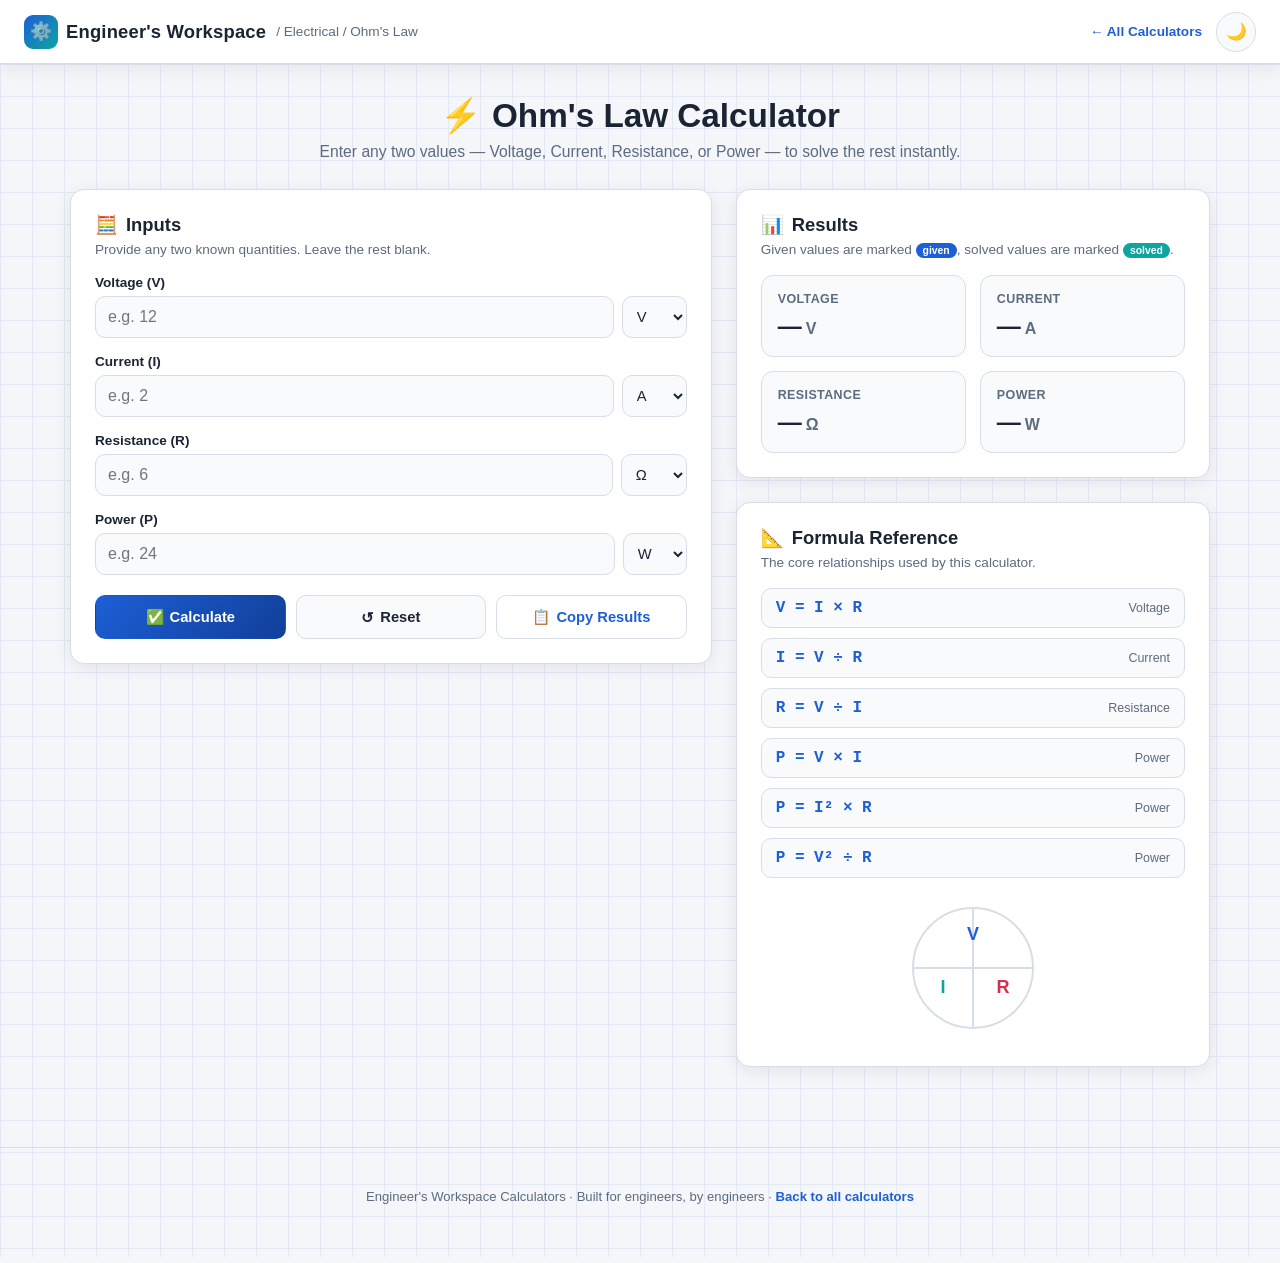
<file: calculators/ohms-law-1.html>
<!DOCTYPE html>
<html lang="en">
<head>
<!-- CALCULATOR_INFO
title: Ohm's Law Calculator
description: Calculate Voltage, Current, Resistance and Power instantly
category: Electrical
icon: ⚡
featured: true
-->
<meta charset="UTF-8">
<meta name="viewport" content="width=device-width, initial-scale=1.0">
<title>Ohm's Law Calculator | Engineer's Workspace</title>
<meta name="description" content="Calculate Voltage, Current, Resistance and Power instantly with a professional Ohm's Law calculator.">
<style>
  :root{
    --ew-bg:#f4f6f9;
    --ew-bg-grid:#e3e9f2;
    --ew-surface:#ffffff;
    --ew-surface-alt:#f8fafc;
    --ew-border:#d7dee8;
    --ew-text:#1a2433;
    --ew-text-muted:#5c6b7f;
    --ew-brand:#1d5fd6;
    --ew-brand-dark:#123f99;
    --ew-accent:#0ea5a0;
    --ew-danger:#d6304a;
    --ew-danger-bg:#fdeef0;
    --ew-shadow: 0 4px 18px rgba(20,30,50,0.08);
    --ew-radius:14px;
    --ew-nav-h:64px;
  }
  [data-theme="dark"]{
    --ew-bg:#0d1420;
    --ew-bg-grid:#111c2c;
    --ew-surface:#141f30;
    --ew-surface-alt:#0f1926;
    --ew-border:#243349;
    --ew-text:#e7edf6;
    --ew-text-muted:#93a3ba;
    --ew-brand:#5b9bff;
    --ew-brand-dark:#3d7de0;
    --ew-accent:#2dd4bf;
    --ew-danger:#ff6b82;
    --ew-danger-bg:#2a1420;
    --ew-shadow: 0 4px 22px rgba(0,0,0,0.45);
  }

  *{box-sizing:border-box;}
  html,body{margin:0;padding:0;}
  body{
    font-family: 'Segoe UI', Roboto, -apple-system, BlinkMacSystemFont, sans-serif;
    color:var(--ew-text);
    background-color:var(--ew-bg);
    background-image:
      linear-gradient(var(--ew-bg-grid) 1px, transparent 1px),
      linear-gradient(90deg, var(--ew-bg-grid) 1px, transparent 1px);
    background-size: 32px 32px;
    min-height:100vh;
    transition: background-color .25s ease, color .25s ease;
  }

  a{color:inherit;}

  /* ---------- NAVBAR ---------- */
  .ew-nav{
    position:sticky; top:0; z-index:50;
    height:var(--ew-nav-h);
    display:flex; align-items:center; justify-content:space-between;
    padding:0 24px;
    background:var(--ew-surface);
    border-bottom:1px solid var(--ew-border);
    box-shadow:var(--ew-shadow);
  }
  .ew-nav-left{display:flex; align-items:center; gap:10px;}
  .ew-logo{
    font-weight:700; font-size:1.15rem; letter-spacing:.2px;
    display:flex; align-items:center; gap:8px; text-decoration:none;
    color:var(--ew-text);
  }
  .ew-logo-badge{
    display:inline-flex; align-items:center; justify-content:center;
    width:34px; height:34px; border-radius:9px;
    background:linear-gradient(135deg, var(--ew-brand), var(--ew-accent));
    color:#fff; font-size:1.1rem;
  }
  .ew-nav-crumb{
    color:var(--ew-text-muted); font-size:.85rem;
  }
  .ew-nav-right{display:flex; align-items:center; gap:14px;}
  .ew-back-link{
    font-size:.85rem; text-decoration:none; color:var(--ew-brand);
    font-weight:600;
  }
  .ew-theme-toggle{
    border:1px solid var(--ew-border);
    background:var(--ew-surface-alt);
    color:var(--ew-text);
    width:40px; height:40px; border-radius:50%;
    display:flex; align-items:center; justify-content:center;
    cursor:pointer; font-size:1.05rem;
    transition: background .2s ease, transform .15s ease;
  }
  .ew-theme-toggle:hover{transform:translateY(-1px);}
  .ew-theme-toggle:active{transform:translateY(0);}

  /* ---------- LAYOUT ---------- */
  .ew-page{
    max-width:1180px;
    margin:0 auto;
    padding:32px 20px 60px;
  }
  .ew-header{
    text-align:center;
    margin-bottom:28px;
  }
  .ew-header h1{
    font-size:clamp(1.6rem, 2.6vw, 2.3rem);
    margin:0 0 8px;
    display:flex; align-items:center; justify-content:center; gap:10px;
  }
  .ew-header p{
    color:var(--ew-text-muted);
    margin:0; font-size:.98rem;
  }

  .ew-grid{
    display:grid;
    grid-template-columns: 1.15fr 0.85fr;
    gap:24px;
    align-items:start;
  }
  @media (max-width:900px){
    .ew-grid{grid-template-columns:1fr;}
  }

  .ew-card{
    background:var(--ew-surface);
    border:1px solid var(--ew-border);
    border-radius:var(--ew-radius);
    box-shadow:var(--ew-shadow);
    padding:24px;
  }
  .ew-card h2{
    margin:0 0 6px;
    font-size:1.15rem;
    display:flex; align-items:center; gap:8px;
  }
  .ew-card .ew-subtitle{
    color:var(--ew-text-muted);
    font-size:.85rem;
    margin:0 0 18px;
  }

  /* ---------- FORM ---------- */
  .ew-field{
    margin-bottom:16px;
  }
  .ew-field label{
    display:block;
    font-size:.85rem;
    font-weight:600;
    margin-bottom:6px;
    color:var(--ew-text);
  }
  .ew-input-row{
    display:flex;
    gap:8px;
  }
  .ew-input-row input[type="text"]{
    flex:1;
    min-width:0;
    padding:11px 12px;
    font-size:1rem;
    border-radius:10px;
    border:1px solid var(--ew-border);
    background:var(--ew-surface-alt);
    color:var(--ew-text);
    transition: border-color .15s ease, box-shadow .15s ease;
    font-variant-numeric: tabular-nums;
  }
  .ew-input-row input[type="text"]:focus{
    outline:none;
    border-color:var(--ew-brand);
    box-shadow:0 0 0 3px rgba(29,95,214,0.18);
  }
  .ew-input-row select{
    padding:11px 10px;
    font-size:.92rem;
    border-radius:10px;
    border:1px solid var(--ew-border);
    background:var(--ew-surface-alt);
    color:var(--ew-text);
    cursor:pointer;
  }
  .ew-field.ew-invalid input[type="text"]{
    border-color:var(--ew-danger);
    background:var(--ew-danger-bg);
  }
  .ew-field-error{
    display:none;
    color:var(--ew-danger);
    font-size:.78rem;
    margin-top:5px;
    font-weight:600;
  }
  .ew-field.ew-invalid .ew-field-error{display:block;}

  .ew-hint{
    font-size:.78rem;
    color:var(--ew-text-muted);
    margin-top:10px;
  }

  /* ---------- BUTTONS ---------- */
  .ew-actions{
    display:flex;
    flex-wrap:wrap;
    gap:10px;
    margin-top:20px;
  }
  .ew-btn{
    flex:1;
    min-width:120px;
    padding:12px 16px;
    font-size:.92rem;
    font-weight:700;
    border-radius:10px;
    border:1px solid transparent;
    cursor:pointer;
    transition: transform .12s ease, background .15s ease, box-shadow .15s ease;
    display:flex; align-items:center; justify-content:center; gap:6px;
  }
  .ew-btn:active{transform:scale(0.97);}
  .ew-btn-primary{
    background:linear-gradient(135deg, var(--ew-brand), var(--ew-brand-dark));
    color:#fff;
  }
  .ew-btn-primary:hover{box-shadow:0 6px 16px rgba(29,95,214,0.35);}
  .ew-btn-secondary{
    background:var(--ew-surface-alt);
    border-color:var(--ew-border);
    color:var(--ew-text);
  }
  .ew-btn-secondary:hover{background:var(--ew-bg-grid);}
  .ew-btn-ghost{
    background:transparent;
    border-color:var(--ew-border);
    color:var(--ew-brand);
  }
  .ew-btn-ghost:hover{background:rgba(29,95,214,0.08);}

  .ew-status{
    margin-top:14px;
    padding:10px 14px;
    border-radius:10px;
    font-size:.85rem;
    font-weight:600;
    display:none;
  }
  .ew-status.ew-show{display:block;}
  .ew-status.ew-status-error{
    background:var(--ew-danger-bg);
    color:var(--ew-danger);
    border:1px solid var(--ew-danger);
  }
  .ew-status.ew-status-success{
    background:rgba(14,165,160,0.12);
    color:var(--ew-accent);
    border:1px solid var(--ew-accent);
  }

  /* ---------- RESULTS ---------- */
  .ew-results-grid{
    display:grid;
    grid-template-columns:repeat(2, 1fr);
    gap:14px;
    margin-top:6px;
  }
  @media (max-width:500px){
    .ew-results-grid{grid-template-columns:1fr;}
  }
  .ew-result-card{
    background:var(--ew-surface-alt);
    border:1px solid var(--ew-border);
    border-radius:12px;
    padding:16px;
    transition: border-color .2s ease, background .2s ease;
  }
  .ew-result-card.ew-computed{
    border-color:var(--ew-accent);
  }
  .ew-result-label{
    font-size:.78rem;
    color:var(--ew-text-muted);
    font-weight:700;
    text-transform:uppercase;
    letter-spacing:.4px;
    display:flex; align-items:center; gap:6px;
    margin-bottom:6px;
  }
  .ew-result-value{
    font-size:1.5rem;
    font-weight:700;
    font-variant-numeric: tabular-nums;
    word-break:break-word;
  }
  .ew-result-unit{
    font-size:1rem;
    font-weight:600;
    color:var(--ew-text-muted);
    margin-left:4px;
  }
  .ew-badge{
    font-size:.65rem;
    font-weight:700;
    padding:2px 7px;
    border-radius:20px;
    background:var(--ew-accent);
    color:#fff;
  }
  .ew-badge-given{
    background:var(--ew-brand);
  }

  /* ---------- REFERENCE CARD ---------- */
  .ew-formula-list{
    display:flex;
    flex-direction:column;
    gap:10px;
    margin-top:4px;
  }
  .ew-formula-item{
    display:flex;
    align-items:center;
    justify-content:space-between;
    background:var(--ew-surface-alt);
    border:1px solid var(--ew-border);
    border-radius:10px;
    padding:10px 14px;
    font-size:.95rem;
  }
  .ew-formula-item code{
    font-weight:700;
    font-size:1rem;
    color:var(--ew-brand);
    font-family: 'Cascadia Code', 'Consolas', monospace;
  }
  .ew-formula-item span.ew-formula-desc{
    color:var(--ew-text-muted);
    font-size:.78rem;
  }

  .ew-diagram{
    margin-top:20px;
    text-align:center;
  }
  .ew-diagram svg{
    max-width:100%;
    height:auto;
  }

  /* ---------- FOOTER ---------- */
  .ew-footer{
    text-align:center;
    padding:28px 20px 40px;
    color:var(--ew-text-muted);
    font-size:.82rem;
    border-top:1px solid var(--ew-border);
    margin-top:20px;
  }
  .ew-footer a{
    color:var(--ew-brand);
    text-decoration:none;
    font-weight:600;
  }

  .ew-visually-hidden{
    position:absolute;
    width:1px; height:1px;
    padding:0; margin:-1px;
    overflow:hidden;
    clip:rect(0,0,0,0);
    white-space:nowrap; border:0;
  }

  /* focus visibility for keyboard users */
  a:focus-visible, button:focus-visible, input:focus-visible, select:focus-visible{
    outline:3px solid var(--ew-brand);
    outline-offset:2px;
  }
</style>
</head>
<body>

<nav class="ew-nav" aria-label="Primary">
  <div class="ew-nav-left">
    <a href="../index.html" class="ew-logo" aria-label="Engineer's Workspace home">
      <span class="ew-logo-badge">⚙️</span>
      <span>Engineer's Workspace</span>
    </a>
    <span class="ew-nav-crumb">/ Electrical / Ohm's Law</span>
  </div>
  <div class="ew-nav-right">
    <a href="../index.html" class="ew-back-link">&larr; All Calculators</a>
    <button type="button" class="ew-theme-toggle" id="themeToggle" aria-label="Toggle dark and light theme" title="Toggle theme">
      <span id="themeIcon" aria-hidden="true">🌙</span>
    </button>
  </div>
</nav>

<main class="ew-page">
  <header class="ew-header">
    <h1><span aria-hidden="true">⚡</span> Ohm's Law Calculator</h1>
    <p>Enter any two values — Voltage, Current, Resistance, or Power — to solve the rest instantly.</p>
  </header>

  <div class="ew-grid">
    <!-- ================= INPUT CARD ================= -->
    <section class="ew-card" aria-labelledby="inputsHeading">
      <h2 id="inputsHeading"><span aria-hidden="true">🧮</span> Inputs</h2>
      <p class="ew-subtitle">Provide any two known quantities. Leave the rest blank.</p>

      <form id="ohmsForm" novalidate>
        <!-- Voltage -->
        <div class="ew-field" id="field-voltage">
          <label for="voltageInput">Voltage (V)</label>
          <div class="ew-input-row">
            <input type="text" inputmode="decimal" id="voltageInput" name="voltage"
                   placeholder="e.g. 12" aria-describedby="voltageError">
            <select id="voltageUnit" aria-label="Voltage unit">
              <option value="0.001">mV</option>
              <option value="1" selected>V</option>
              <option value="1000">kV</option>
            </select>
          </div>
          <div class="ew-field-error" id="voltageError">Enter a valid number.</div>
        </div>

        <!-- Current -->
        <div class="ew-field" id="field-current">
          <label for="currentInput">Current (I)</label>
          <div class="ew-input-row">
            <input type="text" inputmode="decimal" id="currentInput" name="current"
                   placeholder="e.g. 2" aria-describedby="currentError">
            <select id="currentUnit" aria-label="Current unit">
              <option value="0.001">mA</option>
              <option value="1" selected>A</option>
            </select>
          </div>
          <div class="ew-field-error" id="currentError">Enter a valid number.</div>
        </div>

        <!-- Resistance -->
        <div class="ew-field" id="field-resistance">
          <label for="resistanceInput">Resistance (R)</label>
          <div class="ew-input-row">
            <input type="text" inputmode="decimal" id="resistanceInput" name="resistance"
                   placeholder="e.g. 6" aria-describedby="resistanceError">
            <select id="resistanceUnit" aria-label="Resistance unit">
              <option value="1" selected>Ω</option>
              <option value="1000">kΩ</option>
              <option value="1000000">MΩ</option>
            </select>
          </div>
          <div class="ew-field-error" id="resistanceError">Enter a valid, non-negative number.</div>
        </div>

        <!-- Power -->
        <div class="ew-field" id="field-power">
          <label for="powerInput">Power (P)</label>
          <div class="ew-input-row">
            <input type="text" inputmode="decimal" id="powerInput" name="power"
                   placeholder="e.g. 24" aria-describedby="powerError">
            <select id="powerUnit" aria-label="Power unit">
              <option value="1" selected>W</option>
              <option value="1000">kW</option>
            </select>
          </div>
          <div class="ew-field-error" id="powerError">Enter a valid, non-negative number.</div>
        </div>

        <div class="ew-actions">
          <button type="submit" class="ew-btn ew-btn-primary" id="calcBtn">
            <span aria-hidden="true">✅</span> Calculate
          </button>
          <button type="button" class="ew-btn ew-btn-secondary" id="resetBtn">
            <span aria-hidden="true">↺</span> Reset
          </button>
          <button type="button" class="ew-btn ew-btn-ghost" id="copyBtn">
            <span aria-hidden="true">📋</span> Copy Results
          </button>
        </div>

        <div class="ew-status" id="statusBox" role="status" aria-live="polite"></div>
      </form>
    </section>

    <!-- ================= RESULTS + REFERENCE ================= -->
    <div>
      <section class="ew-card" aria-labelledby="resultsHeading" style="margin-bottom:24px;">
        <h2 id="resultsHeading"><span aria-hidden="true">📊</span> Results</h2>
        <p class="ew-subtitle">Given values are marked <span class="ew-badge ew-badge-given">given</span>, solved values are marked <span class="ew-badge">solved</span>.</p>

        <div class="ew-results-grid" id="resultsGrid">
          <div class="ew-result-card" id="card-voltage">
            <div class="ew-result-label">Voltage</div>
            <div class="ew-result-value"><span id="out-voltage">—</span><span class="ew-result-unit">V</span></div>
          </div>
          <div class="ew-result-card" id="card-current">
            <div class="ew-result-label">Current</div>
            <div class="ew-result-value"><span id="out-current">—</span><span class="ew-result-unit">A</span></div>
          </div>
          <div class="ew-result-card" id="card-resistance">
            <div class="ew-result-label">Resistance</div>
            <div class="ew-result-value"><span id="out-resistance">—</span><span class="ew-result-unit">Ω</span></div>
          </div>
          <div class="ew-result-card" id="card-power">
            <div class="ew-result-label">Power</div>
            <div class="ew-result-value"><span id="out-power">—</span><span class="ew-result-unit">W</span></div>
          </div>
        </div>
      </section>

      <section class="ew-card" aria-labelledby="refHeading">
        <h2 id="refHeading"><span aria-hidden="true">📐</span> Formula Reference</h2>
        <p class="ew-subtitle">The core relationships used by this calculator.</p>
        <div class="ew-formula-list">
          <div class="ew-formula-item"><code>V = I × R</code><span class="ew-formula-desc">Voltage</span></div>
          <div class="ew-formula-item"><code>I = V ÷ R</code><span class="ew-formula-desc">Current</span></div>
          <div class="ew-formula-item"><code>R = V ÷ I</code><span class="ew-formula-desc">Resistance</span></div>
          <div class="ew-formula-item"><code>P = V × I</code><span class="ew-formula-desc">Power</span></div>
          <div class="ew-formula-item"><code>P = I² × R</code><span class="ew-formula-desc">Power</span></div>
          <div class="ew-formula-item"><code>P = V² ÷ R</code><span class="ew-formula-desc">Power</span></div>
        </div>

        <div class="ew-diagram" aria-hidden="true">
          <svg width="220" height="140" viewBox="0 0 220 140" fill="none" xmlns="http://www.w3.org/2000/svg">
            <circle cx="110" cy="70" r="60" stroke="var(--ew-border)" stroke-width="2"/>
            <line x1="50" y1="70" x2="170" y2="70" stroke="var(--ew-border)" stroke-width="2"/>
            <line x1="110" y1="10" x2="110" y2="130" stroke="var(--ew-border)" stroke-width="2"/>
            <text x="110" y="42" text-anchor="middle" font-size="18" fill="var(--ew-brand)" font-weight="700">V</text>
            <text x="80" y="95" text-anchor="middle" font-size="18" fill="var(--ew-accent)" font-weight="700">I</text>
            <text x="140" y="95" text-anchor="middle" font-size="18" fill="var(--ew-danger)" font-weight="700">R</text>
          </svg>
        </div>
      </section>
    </div>
  </div>
</main>

<footer class="ew-footer">
  <p>Engineer's Workspace Calculators &middot; Built for engineers, by engineers &middot; <a href="../index.html">Back to all calculators</a></p>
</footer>

<script>
(function(){
  "use strict";

  /* ============================================================
     THEME HANDLING (shared "ew-theme" localStorage key)
  ============================================================ */
  var THEME_KEY = "ew-theme";
  var themeToggle = document.getElementById("themeToggle");
  var themeIcon = document.getElementById("themeIcon");

  function applyTheme(theme){
    document.documentElement.setAttribute("data-theme", theme);
    themeIcon.textContent = theme === "dark" ? "☀️" : "🌙";
  }

  function initTheme(){
    var saved = null;
    try { saved = localStorage.getItem(THEME_KEY); } catch(e){ saved = null; }
    if(!saved){
      saved = (window.matchMedia && window.matchMedia("(prefers-color-scheme: dark)").matches) ? "dark" : "light";
    }
    applyTheme(saved);
  }

  themeToggle.addEventListener("click", function(){
    var current = document.documentElement.getAttribute("data-theme") === "dark" ? "dark" : "light";
    var next = current === "dark" ? "light" : "dark";
    applyTheme(next);
    try { localStorage.setItem(THEME_KEY, next); } catch(e){ /* storage unavailable */ }
  });

  initTheme();

  /* ============================================================
     CONSTANTS & DOM REFERENCES
  ============================================================ */
  var STORAGE_KEY = "ew-ohms-law-values";
  var EPSILON = 1e-12;

  var fields = {
    voltage:    { input: document.getElementById("voltageInput"),    unit: document.getElementById("voltageUnit"),    fieldEl: document.getElementById("field-voltage"),    baseUnitLabel: "V" },
    current:    { input: document.getElementById("currentInput"),    unit: document.getElementById("currentUnit"),    fieldEl: document.getElementById("field-current"),    baseUnitLabel: "A" },
    resistance: { input: document.getElementById("resistanceInput"), unit: document.getElementById("resistanceUnit"), fieldEl: document.getElementById("field-resistance"), baseUnitLabel: "Ω" },
    power:      { input: document.getElementById("powerInput"),      unit: document.getElementById("powerUnit"),      fieldEl: document.getElementById("field-power"),      baseUnitLabel: "W" }
  };

  var outputs = {
    voltage:    document.getElementById("out-voltage"),
    current:    document.getElementById("out-current"),
    resistance: document.getElementById("out-resistance"),
    power:      document.getElementById("out-power")
  };

  var cards = {
    voltage:    document.getElementById("card-voltage"),
    current:    document.getElementById("card-current"),
    resistance: document.getElementById("card-resistance"),
    power:      document.getElementById("card-power")
  };

  var form = document.getElementById("ohmsForm");
  var resetBtn = document.getElementById("resetBtn");
  var copyBtn = document.getElementById("copyBtn");
  var statusBox = document.getElementById("statusBox");

  var lastResults = null; // populated after a successful calculation, used by Copy Results

  /* ============================================================
     HELPERS
  ============================================================ */

  // Parses a raw string into a finite number, or null if invalid/empty.
  function parseNumericInput(raw){
    if(raw === null || raw === undefined) return null;
    var trimmed = String(raw).trim();
    if(trimmed === "") return null;
    // Accept plain decimal numbers only (no eval, no expressions).
    if(!/^-?\d*\.?\d+$/.test(trimmed)) return NaN;
    var value = Number(trimmed);
    return Number.isFinite(value) ? value : NaN;
  }

  // Converts a displayed value (in whichever unit is selected) into the base SI unit.
  function toBaseUnits(fieldKey){
    var f = fields[fieldKey];
    var raw = parseNumericInput(f.input.value);
    if(raw === null) return { present:false, value:null, raw:null };
    if(Number.isNaN(raw)) return { present:true, value:NaN, raw:raw };
    var multiplier = parseFloat(f.unit.value);
    return { present:true, value: raw * multiplier, raw:raw };
  }

  // Formats a base-unit number back into a friendly string with sensible precision,
  // trimming trailing zeros.
  function formatNumber(value){
    if(!Number.isFinite(value)) return "—";
    var abs = Math.abs(value);
    var decimals;
    if(abs === 0) decimals = 0;
    else if(abs < 0.001) decimals = 6;
    else if(abs < 1) decimals = 4;
    else if(abs < 100) decimals = 3;
    else if(abs < 10000) decimals = 2;
    else decimals = 2;

    var fixed = value.toFixed(decimals);
    // Trim trailing zeros and a trailing decimal point.
    if(fixed.indexOf(".") !== -1){
      fixed = fixed.replace(/0+$/,"").replace(/\.$/,"");
    }
    // Avoid "-0"
    if(fixed === "-0") fixed = "0";
    return fixed;
  }

  function clearFieldError(key){
    fields[key].fieldEl.classList.remove("ew-invalid");
  }

  function setFieldError(key){
    fields[key].fieldEl.classList.add("ew-invalid");
  }

  function clearAllFieldErrors(){
    Object.keys(fields).forEach(clearFieldError);
  }

  function showStatus(message, type){
    statusBox.textContent = message;
    statusBox.className = "ew-status ew-show " + (type === "error" ? "ew-status-error" : "ew-status-success");
  }

  function hideStatus(){
    statusBox.className = "ew-status";
    statusBox.textContent = "";
  }

  function resetResultsDisplay(){
    Object.keys(outputs).forEach(function(key){
      outputs[key].textContent = "—";
      var labelBadge = cards[key].querySelector(".ew-badge");
      if(labelBadge) labelBadge.remove();
      cards[key].classList.remove("ew-computed");
    });
    lastResults = null;
  }

  function markResult(key, value, wasGiven){
    outputs[key].textContent = formatNumber(value);
    var labelEl = cards[key].querySelector(".ew-result-label");
    var existingBadge = labelEl.querySelector(".ew-badge");
    if(existingBadge) existingBadge.remove();
    var badge = document.createElement("span");
    badge.className = "ew-badge" + (wasGiven ? " ew-badge-given" : "");
    badge.textContent = wasGiven ? "given" : "solved";
    labelEl.appendChild(badge);
    if(!wasGiven) cards[key].classList.add("ew-computed");
    else cards[key].classList.remove("ew-computed");
  }

  /* ============================================================
     CORE CALCULATION LOGIC
  ============================================================ */

  // Attempts to solve for all four quantities given whichever are known.
  // Returns { ok:true, values:{...}, given:{...} } or { ok:false, message:"..." }
  function solveOhmsLaw(known){
    // known = { voltage: number|null, current: number|null, resistance: number|null, power: number|null }
    var V = known.voltage, I = known.current, R = known.resistance, P = known.power;
    var given = {
      voltage: V !== null,
      current: I !== null,
      resistance: R !== null,
      power: P !== null
    };

    var providedCount = [V, I, R, P].filter(function(v){ return v !== null; }).length;
    if(providedCount < 2){
      return { ok:false, message:"Please enter at least two valid values to solve the circuit." };
    }

    // Validation: resistance and power cannot be negative in a passive DC circuit context.
    if(R !== null && R < 0){
      return { ok:false, message:"Resistance cannot be negative.", badField:"resistance" };
    }
    if(P !== null && P < 0){
      return { ok:false, message:"Power cannot be negative.", badField:"power" };
    }

    // Resistance of exactly zero is a short circuit — only meaningful if I or P is also zero;
    // otherwise it implies infinite current, which we reject as an impossible combination.
    if(R === 0 && (V !== null && V !== 0) ){
      return { ok:false, message:"A resistance of 0 Ω with nonzero voltage implies infinite current. Check your inputs.", badField:"resistance" };
    }

    // Try every combination of two knowns, deriving the other two, then verify consistency.
    try {
      if(V !== null && I !== null){
        R = safeDivide(V, I, "Current cannot be 0 A when solving for resistance.");
        P = V * I;
      } else if(V !== null && R !== null){
        I = safeDivide(V, R, "Resistance cannot be 0 Ω when solving for current.");
        P = V * I;
      } else if(V !== null && P !== null){
        // I = P / V, R = V^2 / P
        I = safeDivide(P, V, "Voltage cannot be 0 V when deriving current from power.");
        R = safeDivide(V * V, P, "Power cannot be 0 W when deriving resistance from voltage and power.");
      } else if(I !== null && R !== null){
        V = I * R;
        P = I * I * R;
      } else if(I !== null && P !== null){
        // V = P / I, R = P / I^2
        V = safeDivide(P, I, "Current cannot be 0 A when deriving voltage from power.");
        R = safeDivide(P, I * I, "Current cannot be 0 A when deriving resistance from power.");
      } else if(R !== null && P !== null){
        // V = sqrt(P*R), I = sqrt(P/R)
        if(R === 0){
          return { ok:false, message:"Resistance cannot be 0 Ω when deriving voltage and current from power.", badField:"resistance" };
        }
        V = Math.sqrt(P * R);
        I = Math.sqrt(P / R);
      }
    } catch(err){
      return { ok:false, message: err.message };
    }

    // Final sanity check for NaN/Infinity creeping in anywhere.
    var results = { voltage:V, current:I, resistance:R, power:P };
    var invalidKey = Object.keys(results).filter(function(k){
      return !Number.isFinite(results[k]);
    })[0];
    if(invalidKey){
      return { ok:false, message:"The provided values lead to an impossible or undefined result. Please check your inputs." };
    }

    // If three or more values were originally given, verify they're mutually consistent
    // (within a small relative tolerance) rather than silently overwriting user input.
    var tolerance = 0.01; // 1% relative tolerance to allow for rounding in typical inputs
    var mismatch = null;
    if(given.voltage && Math.abs(results.voltage - known.voltage) > tolerance * Math.max(1, Math.abs(known.voltage))) mismatch = "voltage";
    if(!mismatch && given.current && Math.abs(results.current - known.current) > tolerance * Math.max(1, Math.abs(known.current))) mismatch = "current";
    if(!mismatch && given.resistance && Math.abs(results.resistance - known.resistance) > tolerance * Math.max(1, Math.abs(known.resistance))) mismatch = "resistance";
    if(!mismatch && given.power && Math.abs(results.power - known.power) > tolerance * Math.max(1, Math.abs(known.power))) mismatch = "power";

    if(mismatch){
      return { ok:false, message:"The values you entered are inconsistent with Ohm's Law (mismatch found in " + mismatch + "). Please double-check your inputs." };
    }

    return { ok:true, values:results, given:given };
  }

  function safeDivide(numerator, denominator, zeroMessage){
    if(Math.abs(denominator) < EPSILON){
      var err = new Error(zeroMessage || "Cannot divide by zero.");
      throw err;
    }
    return numerator / denominator;
  }

  /* ============================================================
     FORM SUBMISSION / CALCULATE
  ============================================================ */

  function collectKnownValues(){
    var known = {};
    var hasParseError = false;
    var errorField = null;

    Object.keys(fields).forEach(function(key){
      var result = toBaseUnits(key);
      if(result.present && Number.isNaN(result.value)){
        hasParseError = true;
        errorField = errorField || key;
        setFieldError(key);
        known[key] = null;
      } else {
        clearFieldError(key);
        known[key] = result.present ? result.value : null;
      }
    });

    return { known:known, hasParseError:hasParseError, errorField:errorField };
  }

  function runCalculation(){
    clearAllFieldErrors();
    hideStatus();

    var collected = collectKnownValues();
    if(collected.hasParseError){
      showStatus("One or more fields contain an invalid number. Please correct the highlighted field.", "error");
      resetResultsDisplay();
      return;
    }

    var known = collected.known;

    // Negative-value quick checks with field highlighting before deeper solving.
    if(known.resistance !== null && known.resistance < 0){
      setFieldError("resistance");
      showStatus("Resistance cannot be negative.", "error");
      resetResultsDisplay();
      return;
    }
    if(known.power !== null && known.power < 0){
      setFieldError("power");
      showStatus("Power cannot be negative.", "error");
      resetResultsDisplay();
      return;
    }

    var solution = solveOhmsLaw(known);

    if(!solution.ok){
      if(solution.badField) setFieldError(solution.badField);
      showStatus(solution.message, "error");
      resetResultsDisplay();
      return;
    }

    // Success — update all four result cards.
    markResult("voltage", solution.values.voltage, solution.given.voltage);
    markResult("current", solution.values.current, solution.given.current);
    markResult("resistance", solution.values.resistance, solution.given.resistance);
    markResult("power", solution.values.power, solution.given.power);

    lastResults = solution.values;

    showStatus("Calculation complete. All four quantities have been solved.", "success");
    persistValues();
  }

  form.addEventListener("submit", function(e){
    e.preventDefault();
    runCalculation();
  });

  /* ============================================================
     RESET
  ============================================================ */
  resetBtn.addEventListener("click", function(){
    form.reset();
    clearAllFieldErrors();
    hideStatus();
    resetResultsDisplay();
    try { localStorage.removeItem(STORAGE_KEY); } catch(e){ /* ignore */ }
    fields.voltage.input.focus();
  });

  /* ============================================================
     COPY RESULTS
  ============================================================ */
  copyBtn.addEventListener("click", function(){
    if(!lastResults){
      showStatus("Run a calculation first before copying results.", "error");
      return;
    }
    var lines = [
      "Ohm's Law Calculator Results",
      "-----------------------------",
      "Voltage:    " + formatNumber(lastResults.voltage) + " V",
      "Current:    " + formatNumber(lastResults.current) + " A",
      "Resistance: " + formatNumber(lastResults.resistance) + " Ω",
      "Power:      " + formatNumber(lastResults.power) + " W"
    ];
    var text = lines.join("\n");

    function fallbackCopy(){
      var textarea = document.createElement("textarea");
      textarea.value = text;
      textarea.style.position = "fixed";
      textarea.style.opacity = "0";
      document.body.appendChild(textarea);
      textarea.focus();
      textarea.select();
      try { document.execCommand("copy"); } catch(e){ /* ignore */ }
      document.body.removeChild(textarea);
    }

    if(navigator.clipboard && navigator.clipboard.writeText){
      navigator.clipboard.writeText(text).then(function(){
        showStatus("Results copied to clipboard.", "success");
      }).catch(function(){
        fallbackCopy();
        showStatus("Results copied to clipboard.", "success");
      });
    } else {
      fallbackCopy();
      showStatus("Results copied to clipboard.", "success");
    }
  });

  /* ============================================================
     PERSISTENCE (last entered values)
  ============================================================ */
  function persistValues(){
    var payload = {};
    Object.keys(fields).forEach(function(key){
      payload[key] = {
        value: fields[key].input.value,
        unit: fields[key].unit.value
      };
    });
    try {
      localStorage.setItem(STORAGE_KEY, JSON.stringify(payload));
    } catch(e){ /* storage unavailable — fail silently */ }
  }

  function restoreValues(){
    var raw = null;
    try { raw = localStorage.getItem(STORAGE_KEY); } catch(e){ raw = null; }
    if(!raw) return;

    var payload;
    try { payload = JSON.parse(raw); } catch(e){ return; }
    if(!payload || typeof payload !== "object") return;

    Object.keys(fields).forEach(function(key){
      var entry = payload[key];
      if(entry && typeof entry.value === "string"){
        fields[key].input.value = entry.value;
      }
      if(entry && typeof entry.unit === "string"){
        // Only apply if the unit option actually exists for this select.
        var optionExists = Array.prototype.some.call(fields[key].unit.options, function(opt){
          return opt.value === entry.unit;
        });
        if(optionExists) fields[key].unit.value = entry.unit;
      }
    });

    // Auto-run the calculation on load if enough values were restored.
    var known = collectKnownValues().known;
    var providedCount = Object.keys(known).filter(function(k){ return known[k] !== null; }).length;
    if(providedCount >= 2){
      runCalculation();
    }
  }

  // Persist on every input change so values survive an accidental refresh
  // even before the user clicks Calculate.
  Object.keys(fields).forEach(function(key){
    fields[key].input.addEventListener("input", function(){
      clearFieldError(key);
    });
    fields[key].input.addEventListener("change", persistValues);
    fields[key].unit.addEventListener("change", persistValues);
  });

  restoreValues();

})();
</script>
</body>
</html>
</file>
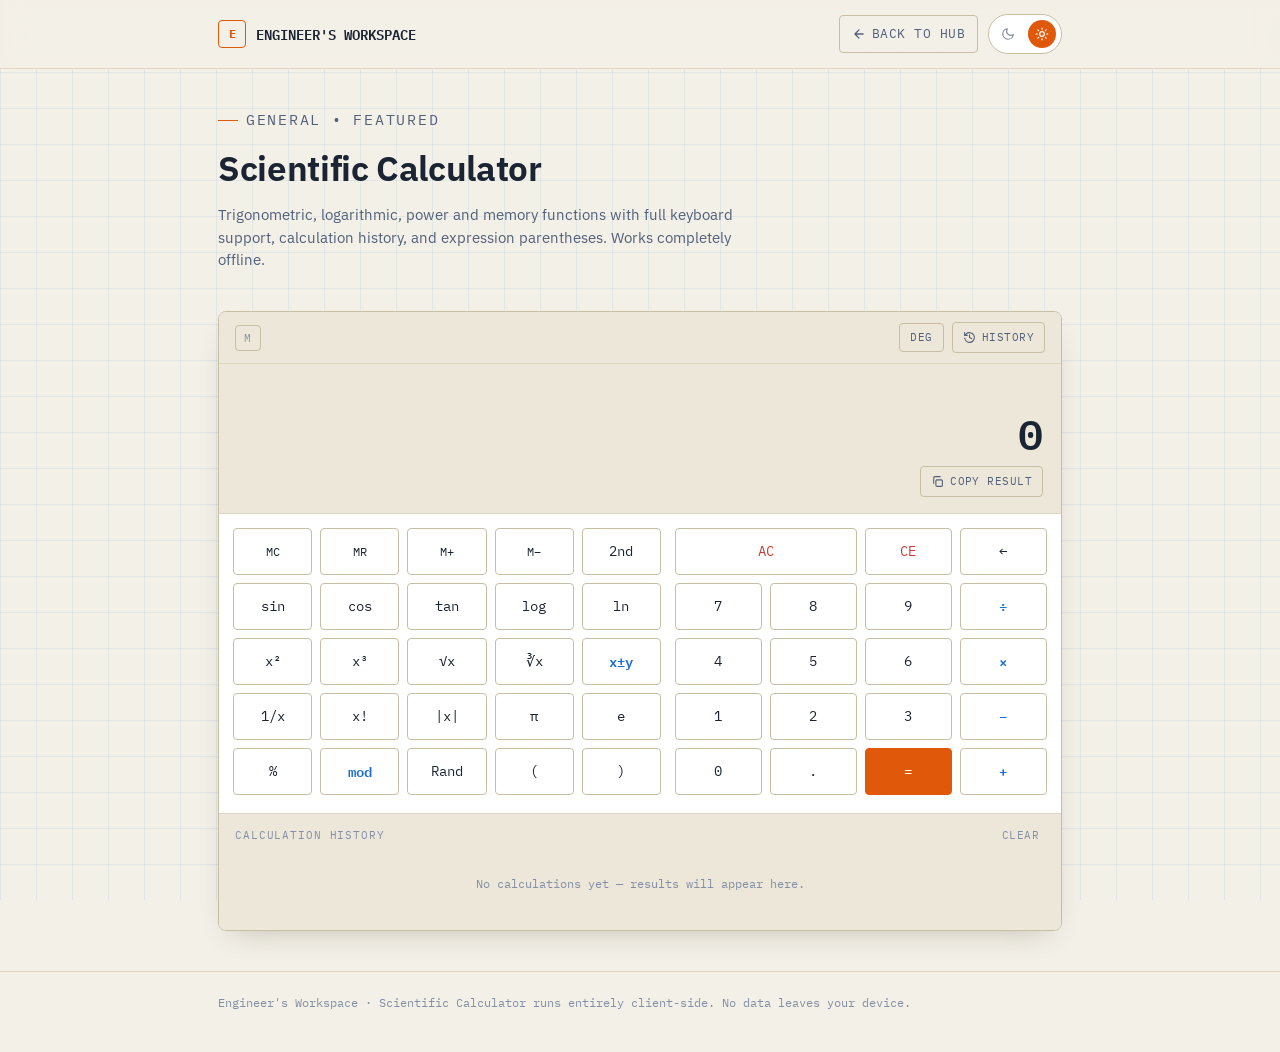
<file: calculators/scientific.html>
<!-- CALCULATOR_INFO
title: Scientific Calculator
description: Advanced scientific calculator with trigonometric, logarithmic, memory, and history functions
category: General
icon: 🧮
featured: true
-->
<!DOCTYPE html>
<html lang="en">
<head>
<meta charset="UTF-8" />
<meta name="viewport" content="width=device-width, initial-scale=1.0" />
<title>Scientific Calculator — Engineer's Workspace</title>
<meta name="description" content="A full-featured, offline scientific calculator with trig, log, memory, history and keyboard support." />
<meta name="theme-color" content="#0a0e14" />
<link rel="preconnect" href="https://fonts.googleapis.com" />
<link rel="preconnect" href="https://fonts.gstatic.com" crossorigin />
<link href="https://fonts.googleapis.com/css2?family=IBM+Plex+Mono:wght@400;500;600;700&family=IBM+Plex+Sans:wght@400;500;600;650;700&display=swap" rel="stylesheet" />
<style>
/* ==========================================================================
   Scientific Calculator — standalone stylesheet (tokens duplicated from the
   hub's shared design language so this file works with zero dependencies).
   ========================================================================== */
:root {
  --bg: #0a0e14; --bg-alt: #0d1220; --surface: #131a28; --surface-raised: #182036;
  --border: #232d42; --border-strong: #34405c;
  --text: #e7ecf3; --text-dim: #8d9ab0; --text-faint: #5c6b85;
  --accent: #ff7a1a; --accent-text: #1a0f00; --accent-2: #4fa8ff;
  --accent-ok: #3ddc97; --accent-danger: #ff5c5c;
  --grid-line: rgba(79, 168, 255, 0.055);
  --shadow: 0 12px 32px -12px rgba(0,0,0,0.55);
  --font-display: "IBM Plex Sans", "Segoe UI", sans-serif;
  --font-body: "IBM Plex Sans", "Segoe UI", sans-serif;
  --font-mono: "IBM Plex Mono", "SFMono-Regular", Consolas, monospace;
  --radius-sm: 4px; --radius-md: 8px; --container: 880px;
  color-scheme: dark;
}
[data-theme="light"] {
  --bg: #f3f0e7; --bg-alt: #ece7d9; --surface: #ffffff; --surface-raised: #ffffff;
  --border: #ddd6c2; --border-strong: #c7bea3;
  --text: #1b2432; --text-dim: #52607a; --text-faint: #838fa6;
  --accent: #e0590a; --accent-text: #ffffff; --accent-2: #1c6fd1;
  --accent-ok: #157a52; --accent-danger: #c73f34;
  --grid-line: rgba(28, 111, 209, 0.08);
  --shadow: 0 12px 28px -14px rgba(30,25,10,0.25);
  color-scheme: light;
}
*, *::before, *::after { box-sizing: border-box; }
body {
  margin: 0; background: var(--bg); color: var(--text); font-family: var(--font-body);
  line-height: 1.55; -webkit-font-smoothing: antialiased; min-height: 100vh;
  transition: background-color .25s ease, color .25s ease;
  background-image: linear-gradient(var(--grid-line) 1px, transparent 1px),
                     linear-gradient(90deg, var(--grid-line) 1px, transparent 1px);
  background-size: 36px 36px; background-attachment: fixed;
}
a { color: inherit; text-decoration: none; }
button { font: inherit; cursor: pointer; }
h1,h2,h3 { font-family: var(--font-display); margin: 0; }
p { margin: 0; }
::selection { background: var(--accent); color: var(--accent-text); }
@media (prefers-reduced-motion: reduce) { *,*::before,*::after { animation-duration:.001ms!important; transition-duration:.001ms!important; } }
.visually-hidden { position:absolute; width:1px; height:1px; overflow:hidden; clip:rect(0 0 0 0); white-space:nowrap; }
a:focus-visible, button:focus-visible, input:focus-visible { outline: 2px solid var(--accent-2); outline-offset: 2px; border-radius: 2px; }
.container { width:100%; max-width: var(--container); margin:0 auto; padding: 0 18px; }
.mono { font-family: var(--font-mono); }

/* Nav (identical pattern to hub) */
.site-nav { position: sticky; top:0; z-index:50; background: color-mix(in srgb, var(--bg) 88%, transparent);
  backdrop-filter: blur(10px); border-bottom: 1px solid var(--border); }
.site-nav .inner { display:flex; align-items:center; justify-content:space-between; gap:12px; padding: 14px 18px; }
.brand { display:flex; align-items:center; gap:10px; font-family: var(--font-mono); }
.brand .mark { width:28px; height:28px; border:1.5px solid var(--accent); border-radius: var(--radius-sm);
  display:grid; place-items:center; color: var(--accent); font-weight:700; font-size:12px; flex-shrink:0; }
.brand strong { font-size:14px; font-weight:600; text-transform:uppercase; }
.back-link { display:flex; align-items:center; gap:6px; font-family: var(--font-mono); font-size:12.5px;
  text-transform:uppercase; letter-spacing:.04em; color: var(--text-dim); border:1px solid var(--border-strong);
  border-radius: var(--radius-sm); padding:8px 12px; transition: all .15s ease; }
.back-link:hover { color: var(--text); border-color: var(--accent); }
.back-link svg { width:14px; height:14px; }
.nav-right { display:flex; align-items:center; gap:10px; }
.theme-toggle { display:flex; align-items:center; gap:6px; background: var(--surface); border:1px solid var(--border-strong);
  border-radius:999px; padding:5px; }
.theme-toggle button { background:transparent; border:none; color: var(--text-faint); width:28px; height:28px;
  border-radius:50%; display:grid; place-items:center; transition: color .2s ease; }
.theme-toggle button[aria-pressed="true"] { color: var(--accent-text); background: var(--accent); }
.theme-toggle svg { width:14px; height:14px; }

/* Header */
.page-head { padding: 32px 0 20px; }
.eyebrow { font-family: var(--font-mono); font-size:11.5px; letter-spacing:.12em; text-transform:uppercase;
  color: var(--accent); display:flex; align-items:center; gap:8px; margin-bottom:10px; }
.eyebrow::before { content:""; width:20px; height:1px; background: var(--accent); }
.page-head h1 { font-size: clamp(1.6rem, 4vw, 2.2rem); font-weight:650; letter-spacing:-.01em; }
.page-head p { margin-top:8px; color: var(--text-dim); font-size:14.5px; max-width: 60ch; }

/* Calculator shell */
.calc-shell { background: var(--surface); border:1px solid var(--border-strong); border-radius: var(--radius-md);
  overflow:hidden; box-shadow: var(--shadow); margin: 20px 0 40px; position:relative; }
.calc-shell::before, .calc-shell::after { content:""; position:absolute; width:12px; height:12px;
  border:1.5px solid var(--accent); opacity:.85; }
.calc-shell::before { top:-1px; left:-1px; border-right:none; border-bottom:none; }
.calc-shell::after { bottom:-1px; right:-1px; border-left:none; border-top:none; }

.calc-topbar { display:flex; align-items:center; justify-content:space-between; gap:10px;
  padding: 10px 16px; background: var(--bg-alt); border-bottom:1px solid var(--border); flex-wrap: wrap; }
.badges { display:flex; align-items:center; gap:8px; flex-wrap: wrap; }
.badge { font-family: var(--font-mono); font-size:10.5px; letter-spacing:.06em; text-transform:uppercase;
  border:1px solid var(--border-strong); border-radius:4px; padding:4px 8px; color: var(--text-faint); }
.badge.on { color: var(--accent-ok); border-color: var(--accent-ok); }
.mode-btn { font-family: var(--font-mono); font-size:11px; letter-spacing:.05em; text-transform:uppercase;
  border:1px solid var(--border-strong); border-radius:4px; padding:5px 10px; background:transparent; color: var(--text-dim); }
.mode-btn[aria-pressed="true"] { background: var(--accent-2); border-color: var(--accent-2); color:#04121f; }
.icon-btn { display:flex; align-items:center; gap:6px; font-family: var(--font-mono); font-size:11px;
  text-transform:uppercase; letter-spacing:.04em; color: var(--text-dim); border:1px solid var(--border-strong);
  border-radius:4px; padding:6px 10px; background:transparent; transition: all .15s ease; }
.icon-btn:hover { color: var(--text); border-color: var(--accent); }
.icon-btn svg { width:13px; height:13px; }

/* Display */
.display { padding: 20px 18px 16px; background: var(--bg-alt); border-bottom:1px solid var(--border); position:relative; }
.expr-preview { min-height: 18px; font-family: var(--font-mono); font-size:13px; color: var(--text-faint);
  text-align:right; overflow-x:auto; white-space:nowrap; scrollbar-width:none; }
.expr-preview::-webkit-scrollbar { display:none; }
.main-value { margin-top:6px; font-family: var(--font-mono); font-weight:600; font-size: clamp(1.8rem, 6vw, 2.6rem);
  text-align:right; color: var(--text); overflow-x:auto; white-space:nowrap; line-height:1.1; scrollbar-width:none; }
.main-value::-webkit-scrollbar { display:none; }
.main-value[data-error="true"] { color: var(--accent-danger); font-size: clamp(1.1rem, 4vw, 1.5rem); }
.copy-row { display:flex; justify-content:flex-end; margin-top:10px; }

/* Keypads */
.keypad-wrap { padding: 14px 14px 18px; display:grid; gap: 14px; }
@media (min-width: 700px) { .keypad-wrap { grid-template-columns: 1.15fr 1fr; align-items:start; } }

.pad { display:grid; gap:8px; }
.pad-sci { grid-template-columns: repeat(5, 1fr); }
.pad-num { grid-template-columns: repeat(4, 1fr); }

.key { position:relative; border:1px solid var(--border-strong); background: var(--surface-raised);
  color: var(--text); border-radius: var(--radius-sm); padding: 12px 4px; font-family: var(--font-mono);
  font-size: 13.5px; text-align:center; transition: transform .08s ease, border-color .15s ease, background .15s ease;
  user-select:none; }
.key:hover { border-color: var(--accent); }
.key:active { transform: scale(0.94); }
.key.op { color: var(--accent-2); font-weight:600; }
.key.equals { background: var(--accent); border-color: var(--accent); color: var(--accent-text); font-weight:700; }
.key.equals:hover { filter: brightness(1.05); }
.key.danger { color: var(--accent-danger); }
.key.wide { grid-column: span 2; }
.key.shift-active { background: var(--accent-2); border-color: var(--accent-2); color: #04121f; font-weight:700; }
.key .sub { display:block; font-size:9px; color: var(--text-faint); margin-top:2px; letter-spacing:.03em; }
.key.mem { font-size:12px; }

/* History panel */
.history-panel { border-top:1px solid var(--border); background: var(--bg-alt); }
.history-head { display:flex; align-items:center; justify-content:space-between; padding: 12px 16px;
  font-family: var(--font-mono); font-size:11px; text-transform:uppercase; letter-spacing:.08em; color: var(--text-faint); }
.history-head button { background:none; border:none; color: var(--text-faint); font-family: var(--font-mono);
  font-size:11px; text-transform:uppercase; letter-spacing:.04em; }
.history-head button:hover { color: var(--accent-danger); }
.history-list { max-height: 220px; overflow-y:auto; padding: 0 16px 14px; display:flex; flex-direction:column; gap:6px; }
.history-item { display:flex; flex-direction:column; align-items:flex-end; gap:2px; padding:8px 10px;
  border-radius: var(--radius-sm); border:1px solid var(--border); background: var(--surface); cursor:pointer;
  transition: border-color .15s ease; }
.history-item:hover { border-color: var(--accent); }
.history-item .h-expr { font-family: var(--font-mono); font-size:11.5px; color: var(--text-faint); text-align:right; word-break: break-all; }
.history-item .h-result { font-family: var(--font-mono); font-size:15px; color: var(--text); font-weight:600; }
.history-empty { padding: 18px 16px 22px; text-align:center; font-family: var(--font-mono); font-size:12px; color: var(--text-faint); }

/* Toast */
.toast { position: fixed; left:50%; bottom:26px; transform: translateX(-50%) translateY(12px); background: var(--surface-raised);
  border:1px solid var(--accent); color: var(--text); font-family: var(--font-mono); font-size:12.5px;
  padding: 10px 16px; border-radius: var(--radius-sm); box-shadow: var(--shadow); opacity:0; pointer-events:none;
  transition: opacity .2s ease, transform .2s ease; z-index: 100; }
.toast.show { opacity:1; transform: translateX(-50%) translateY(0); }

.site-footer { border-top:1px solid var(--border); padding: 22px 0 40px; font-family: var(--font-mono); font-size:12px; color: var(--text-faint); }
</style>
</head>
<body>

<a class="visually-hidden" href="#calc-main">Skip to calculator</a>

<header class="site-nav">
  <div class="inner container" style="max-width: var(--container);">
    <div class="brand">
      <span class="mark" aria-hidden="true">E</span>
      <strong>Engineer's Workspace</strong>
    </div>
    <div class="nav-right">
      <a class="back-link" href="../index.html">
        <svg viewBox="0 0 24 24" fill="none" stroke="currentColor" stroke-width="2.2" stroke-linecap="round" stroke-linejoin="round" aria-hidden="true"><path d="M19 12H5M12 19l-7-7 7-7"/></svg>
        Back to hub
      </a>
      <div class="theme-toggle" role="group" aria-label="Theme">
        <button id="theme-dark-btn" type="button" aria-pressed="true" aria-label="Dark theme">
          <svg viewBox="0 0 24 24" fill="none" stroke="currentColor" stroke-width="2" stroke-linecap="round" stroke-linejoin="round"><path d="M21 12.79A9 9 0 1 1 11.21 3 7 7 0 0 0 21 12.79z"/></svg>
        </button>
        <button id="theme-light-btn" type="button" aria-pressed="false" aria-label="Light theme">
          <svg viewBox="0 0 24 24" fill="none" stroke="currentColor" stroke-width="2" stroke-linecap="round" stroke-linejoin="round"><circle cx="12" cy="12" r="4"/><path d="M12 2v2M12 20v2M4.9 4.9l1.4 1.4M17.7 17.7l1.4 1.4M2 12h2M20 12h2M4.9 19.1l1.4-1.4M17.7 6.3l1.4-1.4"/></svg>
        </button>
      </div>
    </div>
  </div>
</header>

<main id="calc-main">
  <div class="container" style="max-width: var(--container);">
    <div class="page-head">
      <p class="eyebrow">General &bull; Featured</p>
      <h1>Scientific Calculator</h1>
      <p>Trigonometric, logarithmic, power and memory functions with full keyboard support, calculation history, and expression parentheses. Works completely offline.</p>
    </div>

    <section class="calc-shell" aria-label="Scientific calculator">
      <div class="calc-topbar">
        <div class="badges">
          <span class="badge" id="mem-badge">M</span>
          <span class="badge" id="err-badge" style="display:none;">ERR</span>
        </div>
        <div class="badges">
          <button class="mode-btn" id="angle-mode-btn" type="button" aria-pressed="false" title="Toggle degrees / radians">DEG</button>
          <button class="icon-btn" id="history-toggle-btn" type="button" aria-expanded="true">
            <svg viewBox="0 0 24 24" fill="none" stroke="currentColor" stroke-width="2" stroke-linecap="round" stroke-linejoin="round" aria-hidden="true"><path d="M3 3v5h5"/><path d="M3.05 13A9 9 0 1 0 6 5.3L3 8"/><path d="M12 7v5l4 2"/></svg>
            History
          </button>
        </div>
      </div>

      <div class="display">
        <div class="expr-preview mono" id="expr-preview" aria-hidden="true">&nbsp;</div>
        <div class="main-value mono" id="main-value" role="status" aria-live="polite">0</div>
        <div class="copy-row">
          <button class="icon-btn" id="copy-btn" type="button">
            <svg viewBox="0 0 24 24" fill="none" stroke="currentColor" stroke-width="2" stroke-linecap="round" stroke-linejoin="round" aria-hidden="true"><rect x="9" y="9" width="12" height="12" rx="2"/><path d="M5 15V5a2 2 0 0 1 2-2h10"/></svg>
            Copy result
          </button>
        </div>
      </div>

      <div class="keypad-wrap">
        <!-- Scientific function pad -->
        <div class="pad pad-sci" id="pad-sci" aria-label="Scientific functions">
          <button class="key mem" data-action="mc">MC</button>
          <button class="key mem" data-action="mr">MR</button>
          <button class="key mem" data-action="m-plus">M+</button>
          <button class="key mem" data-action="m-minus">M&minus;</button>
          <button class="key" id="shift-btn" data-action="shift" aria-pressed="false">2nd</button>

          <button class="key sci-primary" data-action="func" data-func="sin">sin</button>
          <button class="key sci-primary" data-action="func" data-func="cos">cos</button>
          <button class="key sci-primary" data-action="func" data-func="tan">tan</button>
          <button class="key sci-primary" data-action="func" data-func="log">log</button>
          <button class="key sci-primary" data-action="func" data-func="ln">ln</button>

          <button class="key sci-shift" data-action="func" data-func="asin" style="display:none;">sin&#8315;&sup1;</button>
          <button class="key sci-shift" data-action="func" data-func="acos" style="display:none;">cos&#8315;&sup1;</button>
          <button class="key sci-shift" data-action="func" data-func="atan" style="display:none;">tan&#8315;&sup1;</button>
          <button class="key sci-shift" data-action="unary" data-op="pow10" style="display:none;">10&#x02E3;</button>
          <button class="key sci-shift" data-action="unary" data-op="exp" style="display:none;">e&#x02E3;</button>

          <button class="key" data-action="unary" data-op="square">x&sup2;</button>
          <button class="key" data-action="unary" data-op="cube">x&sup3;</button>
          <button class="key" data-action="unary" data-op="sqrt">&radic;x</button>
          <button class="key" data-action="unary" data-op="cbrt">&#8731;x</button>
          <button class="key op" data-action="op" data-op="^">x&#177;y</button>

          <button class="key" data-action="unary" data-op="recip">1/x</button>
          <button class="key" data-action="unary" data-op="fact">x!</button>
          <button class="key" data-action="unary" data-op="abs">|x|</button>
          <button class="key" data-action="const" data-const="pi">&pi;</button>
          <button class="key" data-action="const" data-const="e">e</button>

          <button class="key" data-action="unary" data-op="percent">%</button>
          <button class="key op" data-action="op" data-op="mod">mod</button>
          <button class="key" data-action="rand">Rand</button>
          <button class="key" data-action="paren" data-paren="(">(</button>
          <button class="key" data-action="paren" data-paren=")">)</button>
        </div>

        <!-- Numeric pad -->
        <div class="pad pad-num" id="pad-num" aria-label="Numeric keypad">
          <button class="key danger wide" data-action="ac">AC</button>
          <button class="key danger" data-action="ce">CE</button>
          <button class="key" data-action="backspace" aria-label="Backspace">&larr;</button>

          <button class="key" data-action="digit" data-digit="7">7</button>
          <button class="key" data-action="digit" data-digit="8">8</button>
          <button class="key" data-action="digit" data-digit="9">9</button>
          <button class="key op" data-action="op" data-op="/">&divide;</button>

          <button class="key" data-action="digit" data-digit="4">4</button>
          <button class="key" data-action="digit" data-digit="5">5</button>
          <button class="key" data-action="digit" data-digit="6">6</button>
          <button class="key op" data-action="op" data-op="*">&times;</button>

          <button class="key" data-action="digit" data-digit="1">1</button>
          <button class="key" data-action="digit" data-digit="2">2</button>
          <button class="key" data-action="digit" data-digit="3">3</button>
          <button class="key op" data-action="op" data-op="-">&minus;</button>

          <button class="key" data-action="digit" data-digit="0">0</button>
          <button class="key" data-action="dot">.</button>
          <button class="key equals" data-action="equals">=</button>
          <button class="key op" data-action="op" data-op="+">+</button>
        </div>
      </div>

      <div class="history-panel" id="history-panel">
        <div class="history-head">
          <span>Calculation history</span>
          <button type="button" id="clear-history-btn">Clear</button>
        </div>
        <div class="history-list" id="history-list">
          <div class="history-empty">No calculations yet — results will appear here.</div>
        </div>
      </div>
    </section>
  </div>
</main>

<footer class="site-footer">
  <div class="container" style="max-width: var(--container);">
    Engineer's Workspace &middot; Scientific Calculator runs entirely client-side. No data leaves your device.
  </div>
</footer>

<div class="toast mono" id="toast" role="status" aria-live="polite"></div>

<script>
(function () {
  "use strict";

  /* ======================================================================
     THEME (shared localStorage key with the hub, so state persists)
     ====================================================================== */
  const THEME_KEY = "ew-theme";
  function applyTheme(theme) {
    document.documentElement.setAttribute("data-theme", theme);
    document.getElementById("theme-dark-btn").setAttribute("aria-pressed", String(theme === "dark"));
    document.getElementById("theme-light-btn").setAttribute("aria-pressed", String(theme === "light"));
  }
  function setTheme(theme) {
    applyTheme(theme);
    try { localStorage.setItem(THEME_KEY, theme); } catch (e) {}
  }
  (function initTheme() {
    let saved = null;
    try { saved = localStorage.getItem(THEME_KEY); } catch (e) {}
    const preferLight = window.matchMedia && window.matchMedia("(prefers-color-scheme: light)").matches;
    applyTheme(saved || (preferLight ? "light" : "dark"));
    document.getElementById("theme-dark-btn").addEventListener("click", () => setTheme("dark"));
    document.getElementById("theme-light-btn").addEventListener("click", () => setTheme("light"));
  })();

  /* ======================================================================
     EXPRESSION ENGINE — tokenizer + recursive-descent parser + evaluator.
     No eval() is used anywhere; every expression is parsed explicitly.
     ====================================================================== */
  class CalcError extends Error {}

  function tokenize(str) {
    const tokens = [];
    let i = 0;
    const letterRe = /[a-zA-Z]/;
    while (i < str.length) {
      const c = str[i];
      if (c === " ") { i++; continue; }
      if (/[0-9.]/.test(c)) {
        let j = i, seenDot = false;
        while (j < str.length && /[0-9.]/.test(str[j])) {
          if (str[j] === ".") { if (seenDot) break; seenDot = true; }
          j++;
        }
        tokens.push({ type: "NUM", value: parseFloat(str.slice(i, j)) });
        i = j;
        continue;
      }
      if (c === "\u03C0") { tokens.push({ type: "NUM", value: Math.PI }); i++; continue; }
      if (c === "\u221A") { tokens.push({ type: "FUNC", value: "sqrt" }); i++; continue; }
      if (c === "\u221B") { tokens.push({ type: "FUNC", value: "cbrt" }); i++; continue; }
      if (letterRe.test(c)) {
        let j = i;
        while (j < str.length && letterRe.test(str[j])) j++;
        const name = str.slice(i, j).toLowerCase();
        i = j;
        if (name === "e") { tokens.push({ type: "NUM", value: Math.E }); continue; }
        if (name === "mod") { tokens.push({ type: "OP", value: "mod" }); continue; }
        tokens.push({ type: "FUNC", value: name });
        continue;
      }
      if (c === "(") { tokens.push({ type: "LPAREN" }); i++; continue; }
      if (c === ")") { tokens.push({ type: "RPAREN" }); i++; continue; }
      if (c === "!") { tokens.push({ type: "FACT" }); i++; continue; }
      if ("+-*/^".includes(c)) { tokens.push({ type: "OP", value: c }); i++; continue; }
      throw new CalcError("Unexpected character '" + c + "'");
    }
    return tokens;
  }

  function factorial(n) {
    if (n < 0 || !Number.isFinite(n) || Math.abs(n - Math.round(n)) > 1e-9) {
      throw new CalcError("Factorial needs a non-negative integer");
    }
    n = Math.round(n);
    if (n > 170) return Infinity;
    let r = 1;
    for (let k = 2; k <= n; k++) r *= k;
    return r;
  }

  function callFunc(name, x, angleMode) {
    const toRad = (v) => (angleMode === "DEG" ? (v * Math.PI) / 180 : v);
    const fromRad = (v) => (angleMode === "DEG" ? (v * 180) / Math.PI : v);
    switch (name) {
      case "sin": return Math.sin(toRad(x));
      case "cos": return Math.cos(toRad(x));
      case "tan": {
        const r = toRad(x);
        if (Math.abs(Math.cos(r)) < 1e-12) throw new CalcError("Tangent is undefined here");
        return Math.tan(r);
      }
      case "asin": if (x < -1 || x > 1) throw new CalcError("asin domain is [-1, 1]"); return fromRad(Math.asin(x));
      case "acos": if (x < -1 || x > 1) throw new CalcError("acos domain is [-1, 1]"); return fromRad(Math.acos(x));
      case "atan": return fromRad(Math.atan(x));
      case "log": if (x <= 0) throw new CalcError("log of non-positive number"); return Math.log10(x);
      case "ln": if (x <= 0) throw new CalcError("ln of non-positive number"); return Math.log(x);
      case "sqrt": if (x < 0) throw new CalcError("Square root of negative number"); return Math.sqrt(x);
      case "cbrt": return Math.cbrt(x);
      case "abs": return Math.abs(x);
      case "exp": return Math.exp(x);
      default: throw new CalcError("Unknown function '" + name + "'");
    }
  }

  function parse(tokens, angleMode) {
    let pos = 0;
    const peek = () => tokens[pos];
    const next = () => tokens[pos++];

    function parseExpression() {
      let v = parseTerm();
      while (peek() && peek().type === "OP" && (peek().value === "+" || peek().value === "-")) {
        const op = next().value;
        const rhs = parseTerm();
        v = op === "+" ? v + rhs : v - rhs;
      }
      return v;
    }
    function parseTerm() {
      let v = parsePower();
      while (peek() && peek().type === "OP" && (peek().value === "*" || peek().value === "/" || peek().value === "mod")) {
        const op = next().value;
        const rhs = parsePower();
        if (op === "*") v = v * rhs;
        else if (op === "/") { if (rhs === 0) throw new CalcError("Division by zero"); v = v / rhs; }
        else { if (rhs === 0) throw new CalcError("Division by zero"); v = v % rhs; }
      }
      return v;
    }
    function parsePower() {
      const v = parseUnary();
      if (peek() && peek().type === "OP" && peek().value === "^") {
        next();
        const rhs = parsePower(); // right-associative
        return Math.pow(v, rhs);
      }
      return v;
    }
    function parseUnary() {
      if (peek() && peek().type === "OP" && (peek().value === "-" || peek().value === "+")) {
        const op = next().value;
        const v = parseUnary();
        return op === "-" ? -v : v;
      }
      return parsePostfix();
    }
    function parsePostfix() {
      let v = parsePrimary();
      while (peek() && peek().type === "FACT") {
        next();
        v = factorial(v);
      }
      return v;
    }
    function parsePrimary() {
      const t = peek();
      if (!t) throw new CalcError("Incomplete expression");
      if (t.type === "NUM") { next(); return t.value; }
      if (t.type === "LPAREN") {
        next();
        const v = parseExpression();
        if (!peek() || peek().type !== "RPAREN") throw new CalcError("Mismatched parentheses");
        next();
        return v;
      }
      if (t.type === "FUNC") {
        next();
        if (!peek() || peek().type !== "LPAREN") throw new CalcError("Expected '(' after " + t.value);
        next();
        const arg = parseExpression();
        if (!peek() || peek().type !== "RPAREN") throw new CalcError("Mismatched parentheses");
        next();
        return callFunc(t.value, arg, angleMode);
      }
      throw new CalcError("Unexpected token");
    }

    const result = parseExpression();
    if (pos !== tokens.length) throw new CalcError("Unexpected trailing input");
    return result;
  }

  function autoClose(str) {
    let open = 0;
    for (const c of str) { if (c === "(") open++; if (c === ")") open--; }
    if (open < 0) throw new CalcError("Mismatched parentheses");
    return str + ")".repeat(open);
  }

  function evaluate(str, angleMode) {
    if (!str.trim()) throw new CalcError("Nothing to calculate");
    const closed = autoClose(str);
    const tokens = tokenize(closed);
    const result = parse(tokens, angleMode);
    if (Number.isNaN(result)) throw new CalcError("Result is not a number");
    if (!Number.isFinite(result)) throw new CalcError("Result is too large");
    return result;
  }

  function formatNumber(n) {
    if (Object.is(n, -0)) n = 0;
    if (Number.isInteger(n) && Math.abs(n) < 1e15) return n.toString();
    let s;
    if (Math.abs(n) !== 0 && (Math.abs(n) < 1e-9 || Math.abs(n) >= 1e15)) {
      s = n.toExponential(6).replace(/\.?0+e/, "e");
    } else {
      s = n.toPrecision(12);
      if (s.includes(".")) s = s.replace(/0+$/, "").replace(/\.$/, "");
    }
    return s;
  }

  /* ======================================================================
     CALCULATOR STATE + UI WIRING
     ====================================================================== */
  const STATE_KEY = "ew_scientific_state";
  const state = {
    expr: "",
    justEvaluated: false,
    error: null,
    angleMode: "DEG",
    memory: 0,
    shift: false,
    history: [], // { expr, result }
  };

  function loadState() {
    try {
      const raw = localStorage.getItem(STATE_KEY);
      if (!raw) return;
      const saved = JSON.parse(raw);
      if (typeof saved.angleMode === "string") state.angleMode = saved.angleMode;
      if (typeof saved.memory === "number") state.memory = saved.memory;
      if (Array.isArray(saved.history)) state.history = saved.history.slice(-50);
    } catch (e) { /* ignore corrupt state */ }
  }
  function persistState() {
    try {
      localStorage.setItem(STATE_KEY, JSON.stringify({
        angleMode: state.angleMode, memory: state.memory, history: state.history.slice(-50),
      }));
    } catch (e) { /* storage unavailable */ }
  }

  const els = {
    exprPreview: document.getElementById("expr-preview"),
    mainValue: document.getElementById("main-value"),
    memBadge: document.getElementById("mem-badge"),
    errBadge: document.getElementById("err-badge"),
    angleBtn: document.getElementById("angle-mode-btn"),
    shiftBtn: document.getElementById("shift-btn"),
    historyList: document.getElementById("history-list"),
    historyPanel: document.getElementById("history-panel"),
    historyToggleBtn: document.getElementById("history-toggle-btn"),
    toast: document.getElementById("toast"),
  };

  function lastChar(s) { return s.length ? s[s.length - 1] : ""; }

  // Used before inserting another DIGIT: only a fully-closed value (paren,
  // constant, factorial) needs a multiply sign — mid-number digits don't.
  function needsImplicitMultiplyForDigit() {
    const c = lastChar(state.expr);
    return c === ")" || c === "\u03C0" || c === "e" || c === "!";
  }

  // Used before inserting a NEW TOKEN (constant, function, open-paren,
  // random number, memory recall): any trailing digit/decimal also counts,
  // since "2" followed by "\u03C0" means 2 * \u03C0.
  function needsImplicitMultiplyForToken() {
    return /[0-9.)\u03C0e!]$/.test(state.expr);
  }

  function appendRaw(str) {
    if (needsImplicitMultiplyForToken()) state.expr += "*";
    state.expr += str;
  }

  function render() {
    els.exprPreview.textContent = state.expr || "\u00A0";
    if (state.error) {
      els.mainValue.textContent = state.error;
      els.mainValue.dataset.error = "true";
      els.errBadge.style.display = "inline-block";
    } else {
      els.mainValue.textContent = state.expr === "" ? "0" : state.expr;
      els.mainValue.dataset.error = "false";
      els.errBadge.style.display = "none";
    }
    els.memBadge.classList.toggle("on", state.memory !== 0);
    els.angleBtn.textContent = state.angleMode;
    els.angleBtn.setAttribute("aria-pressed", String(state.angleMode === "RAD"));
    renderHistory();
  }

  function renderHistory() {
    if (state.history.length === 0) {
      els.historyList.innerHTML = '<div class="history-empty">No calculations yet — results will appear here.</div>';
      return;
    }
    els.historyList.innerHTML = state.history
      .slice()
      .reverse()
      .map((h, idx) => {
        const realIdx = state.history.length - 1 - idx;
        return `<button type="button" class="history-item" data-idx="${realIdx}">
          <span class="h-expr mono">${escapeHTML(h.expr)} =</span>
          <span class="h-result mono">${escapeHTML(h.result)}</span>
        </button>`;
      })
      .join("");
  }

  function escapeHTML(str) {
    return String(str).replace(/[&<>"']/g, (c) => ({ "&": "&amp;", "<": "&lt;", ">": "&gt;", '"': "&quot;", "'": "&#39;" }[c]));
  }

  function pushHistory(exprLabel, resultStr) {
    state.history.push({ expr: exprLabel, result: resultStr });
    if (state.history.length > 50) state.history.shift();
    persistState();
  }

  function setError(msg) {
    state.error = msg;
    render();
  }

  function clearErrorIfAny() {
    // An expression that just produced an error is not safe to keep
    // building on (e.g. "5/0"), so recovering from an error always starts
    // a fresh entry — matching how justEvaluated resets for a clean value.
    if (state.error) {
      state.error = null;
      state.expr = "";
      state.justEvaluated = false;
    }
  }

  /* ---- Actions ---- */
  function actDigit(d) {
    clearErrorIfAny();
    if (state.justEvaluated) { state.expr = ""; state.justEvaluated = false; }
    if (needsImplicitMultiplyForDigit()) state.expr += "*";
    state.expr += d;
    render();
  }

  function actDot() {
    clearErrorIfAny();
    if (state.justEvaluated) { state.expr = ""; state.justEvaluated = false; }
    const m = state.expr.match(/([0-9.]*)$/);
    const currentSegment = m ? m[1] : "";
    if (currentSegment.includes(".")) return;
    if (needsImplicitMultiplyForDigit()) { state.expr += "*0."; }
    else if (currentSegment === "") { state.expr += "0."; }
    else { state.expr += "."; }
    render();
  }

  function actOp(op) {
    clearErrorIfAny();
    if (state.expr === "") {
      if (op === "-") { state.expr = "-"; render(); }
      return;
    }
    if (state.justEvaluated) { state.justEvaluated = false; }
    const c = lastChar(state.expr);
    const opChars = ["+", "-", "*", "/", "^"];
    if (opChars.includes(c)) {
      state.expr = state.expr.slice(0, -1) + op;
    } else if (state.expr.endsWith(" mod ")) {
      state.expr = state.expr.slice(0, -5) + op;
    } else {
      state.expr += op === "mod" ? " mod " : op;
    }
    render();
  }

  function actParen(p) {
    clearErrorIfAny();
    if (state.justEvaluated) { state.expr = ""; state.justEvaluated = false; }
    if (p === "(") { appendRaw("("); }
    else { state.expr += ")"; }
    render();
  }

  function actFunc(name) {
    clearErrorIfAny();
    if (state.justEvaluated) { state.expr = ""; state.justEvaluated = false; }
    appendRaw(name + "(");
    if (state.shift) toggleShift(false);
    render();
  }

  function actConst(name) {
    clearErrorIfAny();
    if (state.justEvaluated) { state.expr = ""; state.justEvaluated = false; }
    appendRaw(name === "pi" ? "\u03C0" : "e");
    render();
  }

  function currentValue() {
    const source = state.expr === "" ? "0" : state.expr;
    return evaluate(source, state.angleMode);
  }

  function actUnary(op) {
    clearErrorIfAny();
    try {
      const label = { square: "sqr", cube: "cube", sqrt: "\u221A", cbrt: "\u221B", recip: "1/x", fact: "!", abs: "abs", percent: "%", pow10: "10^", exp: "e^" }[op];
      const x = currentValue();
      let result;
      switch (op) {
        case "square": result = x * x; break;
        case "cube": result = x * x * x; break;
        case "sqrt": if (x < 0) throw new CalcError("Square root of negative number"); result = Math.sqrt(x); break;
        case "cbrt": result = Math.cbrt(x); break;
        case "recip": if (x === 0) throw new CalcError("Division by zero"); result = 1 / x; break;
        case "fact": result = factorial(x); break;
        case "abs": result = Math.abs(x); break;
        case "percent": result = x / 100; break;
        case "pow10": result = Math.pow(10, x); break;
        case "exp": result = Math.exp(x); break;
        default: return;
      }
      if (!Number.isFinite(result)) throw new CalcError("Result is too large");
      const resultStr = formatNumber(result);
      pushHistory(`${label}(${formatNumber(x)})`, resultStr);
      state.expr = resultStr;
      state.justEvaluated = true;
      state.error = null;
      if (state.shift) toggleShift(false);
      render();
    } catch (e) {
      setError(e instanceof CalcError ? e.message : "Error");
    }
  }

  function actRand() {
    clearErrorIfAny();
    if (state.justEvaluated) { state.expr = ""; state.justEvaluated = false; }
    const r = formatNumber(Math.random());
    appendRaw(r);
    render();
  }

  function actEquals() {
    if (state.error) { state.error = null; render(); return; }
    try {
      const result = evaluate(state.expr === "" ? "0" : state.expr, state.angleMode);
      const resultStr = formatNumber(result);
      pushHistory(state.expr === "" ? "0" : state.expr, resultStr);
      state.expr = resultStr;
      state.justEvaluated = true;
      state.error = null;
      render();
    } catch (e) {
      setError(e instanceof CalcError ? e.message : "Error");
    }
  }

  function actBackspace() {
    clearErrorIfAny();
    if (state.justEvaluated) { state.expr = ""; state.justEvaluated = false; render(); return; }
    if (state.expr.endsWith(" mod ")) { state.expr = state.expr.slice(0, -5); }
    else { state.expr = state.expr.slice(0, -1); }
    render();
  }

  function actCE() {
    clearErrorIfAny();
    if (state.justEvaluated) { state.expr = ""; state.justEvaluated = false; render(); return; }
    if (/[0-9.]+$/.test(state.expr)) { state.expr = state.expr.replace(/[0-9.]+$/, ""); }
    else if (/[\u03C0e]$/.test(state.expr)) { state.expr = state.expr.slice(0, -1); }
    else { state.expr = state.expr.slice(0, -1); }
    render();
  }

  function actAC() {
    state.expr = "";
    state.error = null;
    state.justEvaluated = false;
    render();
  }

  function actMC() { state.memory = 0; persistState(); render(); toast("Memory cleared"); }
  function actMR() {
    clearErrorIfAny();
    if (state.justEvaluated) { state.expr = ""; state.justEvaluated = false; }
    appendRaw(formatNumber(state.memory));
    render();
  }
  function actMPlus() {
    clearErrorIfAny();
    try {
      const x = currentValue();
      state.memory += x;
      persistState();
      toast("M+ " + formatNumber(x));
      render();
    } catch (e) { setError(e instanceof CalcError ? e.message : "Error"); }
  }
  function actMMinus() {
    clearErrorIfAny();
    try {
      const x = currentValue();
      state.memory -= x;
      persistState();
      toast("M\u2212 " + formatNumber(x));
      render();
    } catch (e) { setError(e instanceof CalcError ? e.message : "Error"); }
  }

  function toggleShift(force) {
    state.shift = typeof force === "boolean" ? force : !state.shift;
    els.shiftBtn.setAttribute("aria-pressed", String(state.shift));
    els.shiftBtn.classList.toggle("shift-active", state.shift);
    document.querySelectorAll(".sci-primary").forEach((b) => (b.style.display = state.shift ? "none" : ""));
    document.querySelectorAll(".sci-shift").forEach((b) => (b.style.display = state.shift ? "" : "none"));
  }

  function toggleAngleMode() {
    state.angleMode = state.angleMode === "DEG" ? "RAD" : "DEG";
    persistState();
    render();
  }

  function toast(msg) {
    els.toast.textContent = msg;
    els.toast.classList.add("show");
    clearTimeout(toast._t);
    toast._t = setTimeout(() => els.toast.classList.remove("show"), 1600);
  }

  async function copyResult() {
    const value = state.error ? "" : (state.expr === "" ? "0" : state.expr);
    if (!value) return;
    try {
      await navigator.clipboard.writeText(value);
      toast("Copied " + value);
    } catch (e) {
      toast("Copy failed — select manually");
    }
  }

  /* ---- Event wiring ---- */
  document.getElementById("pad-sci").addEventListener("click", (e) => {
    const btn = e.target.closest(".key");
    if (!btn) return;
    const action = btn.dataset.action;
    if (action === "shift") toggleShift();
    else if (action === "func") actFunc(btn.dataset.func);
    else if (action === "unary") actUnary(btn.dataset.op);
    else if (action === "op") actOp(btn.dataset.op);
    else if (action === "const") actConst(btn.dataset.const);
    else if (action === "paren") actParen(btn.dataset.paren);
    else if (action === "rand") actRand();
    else if (action === "mc") actMC();
    else if (action === "mr") actMR();
    else if (action === "m-plus") actMPlus();
    else if (action === "m-minus") actMMinus();
  });

  document.getElementById("pad-num").addEventListener("click", (e) => {
    const btn = e.target.closest(".key");
    if (!btn) return;
    const action = btn.dataset.action;
    if (action === "digit") actDigit(btn.dataset.digit);
    else if (action === "dot") actDot();
    else if (action === "op") actOp(btn.dataset.op);
    else if (action === "equals") actEquals();
    else if (action === "backspace") actBackspace();
    else if (action === "ce") actCE();
    else if (action === "ac") actAC();
  });

  document.getElementById("angle-mode-btn").addEventListener("click", toggleAngleMode);
  document.getElementById("copy-btn").addEventListener("click", copyResult);
  document.getElementById("clear-history-btn").addEventListener("click", () => {
    state.history = [];
    persistState();
    renderHistory();
    toast("History cleared");
  });
  els.historyList.addEventListener("click", (e) => {
    const item = e.target.closest(".history-item");
    if (!item) return;
    const idx = Number(item.dataset.idx);
    const entry = state.history[idx];
    if (!entry) return;
    state.expr = entry.result;
    state.justEvaluated = true;
    state.error = null;
    render();
  });
  els.historyToggleBtn.addEventListener("click", () => {
    const expanded = els.historyToggleBtn.getAttribute("aria-expanded") === "true";
    els.historyToggleBtn.setAttribute("aria-expanded", String(!expanded));
    els.historyPanel.style.display = expanded ? "none" : "";
  });

  /* ---- Keyboard support ---- */
  window.addEventListener("keydown", (e) => {
    const k = e.key;
    if (/^[0-9]$/.test(k)) { actDigit(k); return; }
    if (k === ".") { actDot(); return; }
    if (k === "+" || k === "-" || k === "*" || k === "/" || k === "^") { actOp(k); return; }
    if (k === "%") { actUnary("percent"); return; }
    if (k === "(" ) { actParen("("); return; }
    if (k === ")") { actParen(")"); return; }
    if (k === "Enter" || k === "=") { e.preventDefault(); actEquals(); return; }
    if (k === "Backspace") { actBackspace(); return; }
    if (k === "Delete") { actCE(); return; }
    if (k === "Escape") { actAC(); return; }
  });

  /* ---- Boot ---- */
  loadState();
  toggleShift(false);
  render();
})();
</script>
</body>
</html>
</file>
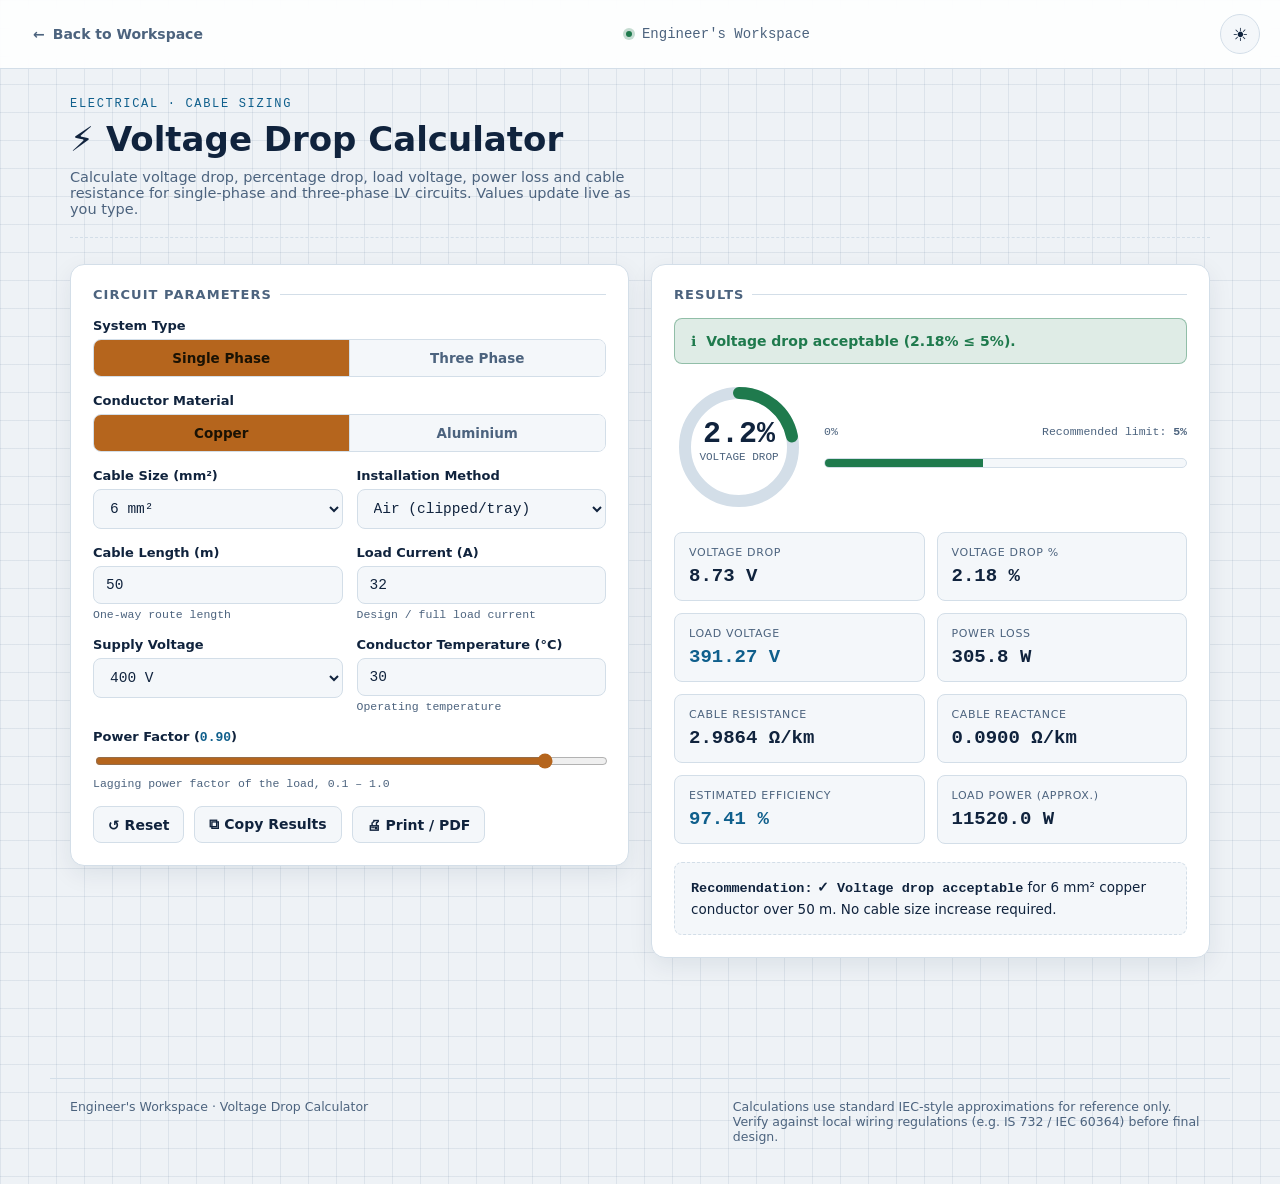
<file: calculators/voltage-drop-2.html>
<!-- CALCULATOR_INFO
title: Voltage Drop Calculator
description: Calculate voltage drop, percentage voltage drop, and recommended cable size for single-phase and three-phase electrical systems.
category: Electrical
icon: ⚡
featured: true
-->
<!DOCTYPE html>
<html lang="en">
<head>
<meta charset="UTF-8">
<meta name="viewport" content="width=device-width, initial-scale=1.0">
<title>Voltage Drop Calculator — Engineer's Workspace</title>
<style>
  :root{
    --grid-line-light: rgba(15,52,96,0.08);
    --grid-line-dark: rgba(120,170,255,0.07);

    /* Light theme — blueprint paper */
    --bg-light: #eef2f6;
    --paper-light: #ffffff;
    --paper-alt-light: #f4f7fa;
    --ink-light: #10233d;
    --ink-soft-light: #4c637e;
    --line-light: #d3dee8;
    --accent-light: #b5651d;
    --accent-2-light: #0f5f8c;
    --ok-light: #1f7a4d;
    --bad-light: #b3261e;
    --shadow-light: 0 8px 24px rgba(16,35,61,0.08);

    /* Dark theme — drafting table blueprint */
    --bg-dark: #0a1626;
    --paper-dark: #0f2038;
    --paper-alt-dark: #132741;
    --ink-dark: #dce8f7;
    --ink-soft-dark: #8ba3c2;
    --line-dark: #1e3a5c;
    --accent-dark: #e0a458;
    --accent-2-dark: #5fb2e8;
    --ok-dark: #4fd18b;
    --bad-dark: #ff6b6b;
    --shadow-dark: 0 8px 28px rgba(0,0,0,0.45);

    --radius: 14px;
    --radius-sm: 8px;
    --font-sans: 'IBM Plex Sans', 'Segoe UI', system-ui, -apple-system, sans-serif;
    --font-mono: 'IBM Plex Mono', 'SFMono-Regular', Consolas, 'Courier New', monospace;
  }

  [data-theme="light"]{
    --bg: var(--bg-light);
    --paper: var(--paper-light);
    --paper-alt: var(--paper-alt-light);
    --ink: var(--ink-light);
    --ink-soft: var(--ink-soft-light);
    --line: var(--line-light);
    --accent: var(--accent-light);
    --accent-2: var(--accent-2-light);
    --ok: var(--ok-light);
    --bad: var(--bad-light);
    --shadow: var(--shadow-light);
    --grid-line: var(--grid-line-light);
  }

  [data-theme="dark"]{
    --bg: var(--bg-dark);
    --paper: var(--paper-dark);
    --paper-alt: var(--paper-alt-dark);
    --ink: var(--ink-dark);
    --ink-soft: var(--ink-soft-dark);
    --line: var(--line-dark);
    --accent: var(--accent-dark);
    --accent-2: var(--accent-2-dark);
    --ok: var(--ok-dark);
    --bad: var(--bad-dark);
    --shadow: var(--shadow-dark);
    --grid-line: var(--grid-line-dark);
  }

  *{ box-sizing: border-box; }

  html{ scroll-behavior: smooth; }

  body{
    margin:0;
    font-family: var(--font-sans);
    color: var(--ink);
    background:
      linear-gradient(var(--grid-line) 1px, transparent 1px),
      linear-gradient(90deg, var(--grid-line) 1px, transparent 1px),
      var(--bg);
    background-size: 28px 28px, 28px 28px, auto;
    transition: background-color .25s ease, color .25s ease;
    min-height: 100vh;
  }

  a{ color: inherit; }

  /* ---------- Header ---------- */
  header.topbar{
    position: sticky;
    top: 0;
    z-index: 20;
    display: flex;
    align-items: center;
    justify-content: space-between;
    gap: 12px;
    padding: 14px 20px;
    background: color-mix(in srgb, var(--paper) 88%, transparent);
    backdrop-filter: blur(8px);
    border-bottom: 1px solid var(--line);
  }

  .btn{
    font-family: var(--font-sans);
    font-size: 14px;
    font-weight: 600;
    border-radius: var(--radius-sm);
    border: 1px solid var(--line);
    background: var(--paper-alt);
    color: var(--ink);
    padding: 9px 14px;
    cursor: pointer;
    display: inline-flex;
    align-items: center;
    gap: 8px;
    transition: transform .12s ease, background-color .15s ease, border-color .15s ease;
  }
  .btn:hover{ background: var(--line); }
  .btn:active{ transform: translateY(1px); }
  .btn:focus-visible, a:focus-visible, select:focus-visible, input:focus-visible, button:focus-visible{
    outline: 2px solid var(--accent-2);
    outline-offset: 2px;
  }

  .btn-accent{
    background: var(--accent);
    border-color: var(--accent);
    color: #1a1204;
  }
  .btn-accent:hover{ filter: brightness(1.08); }

  .home-link{
    display:inline-flex; align-items:center; gap:8px;
    text-decoration:none;
    font-weight:600; font-size:14px;
    color: var(--ink-soft);
    padding: 9px 12px;
    border-radius: var(--radius-sm);
    border: 1px solid transparent;
  }
  .home-link:hover{ border-color: var(--line); color: var(--ink); }

  .brand{
    display:flex; align-items:center; gap:10px;
    font-family: var(--font-mono);
    font-size: 14px;
    color: var(--ink-soft);
  }
  .brand .dot{ width:6px; height:6px; border-radius:50%; background: var(--ok); box-shadow: 0 0 0 3px color-mix(in srgb, var(--ok) 25%, transparent); }

  .theme-toggle{
    width: 40px; height: 40px;
    padding: 0;
    justify-content: center;
    font-size: 18px;
    border-radius: 50%;
  }

  /* ---------- Layout ---------- */
  main{
    max-width: 1180px;
    margin: 0 auto;
    padding: 28px 20px 80px;
  }

  .hero{
    display:flex; flex-direction: column; gap: 6px;
    margin-bottom: 26px;
    border-bottom: 1px dashed var(--line);
    padding-bottom: 20px;
  }
  .eyebrow{
    font-family: var(--font-mono);
    font-size: 12px;
    letter-spacing: 0.14em;
    text-transform: uppercase;
    color: var(--accent-2);
  }
  h1{
    margin: 2px 0 4px;
    font-size: clamp(24px, 4vw, 34px);
    font-weight: 700;
    display:flex; align-items:center; gap:12px;
  }
  .hero p{
    margin:0; color: var(--ink-soft); font-size: 14.5px; max-width: 62ch;
  }

  .layout{
    display: grid;
    grid-template-columns: minmax(0,1fr) minmax(0,1fr);
    gap: 22px;
    align-items: start;
  }
  @media (max-width: 880px){
    .layout{ grid-template-columns: 1fr; }
  }

  .panel{
    background: var(--paper);
    border: 1px solid var(--line);
    border-radius: var(--radius);
    box-shadow: var(--shadow);
    padding: 22px;
  }

  .panel h2{
    margin: 0 0 16px;
    font-size: 13px;
    letter-spacing: 0.08em;
    text-transform: uppercase;
    color: var(--ink-soft);
    display:flex; align-items:center; gap:8px;
  }
  .panel h2::after{
    content:"";
    flex:1;
    height:1px;
    background: var(--line);
  }

  /* ---------- Form ---------- */
  .field{ margin-bottom: 16px; }
  .field label{
    display:block;
    font-size: 13px;
    font-weight: 600;
    margin-bottom: 6px;
    color: var(--ink);
  }
  .field .hint{
    font-size: 11.5px;
    color: var(--ink-soft);
    margin-top: 4px;
    font-family: var(--font-mono);
  }

  input[type="number"], select{
    width: 100%;
    font-family: var(--font-mono);
    font-size: 14.5px;
    padding: 10px 12px;
    border-radius: var(--radius-sm);
    border: 1px solid var(--line);
    background: var(--paper-alt);
    color: var(--ink);
  }
  input[type="range"]{
    width: 100%;
    accent-color: var(--accent);
  }

  .field.error input, .field.error select{
    border-color: var(--bad);
  }
  .field .error-msg{
    display:none;
    color: var(--bad);
    font-size: 12px;
    margin-top: 5px;
    font-weight: 600;
  }
  .field.error .error-msg{ display:block; }

  .row2{ display:grid; grid-template-columns: 1fr 1fr; gap: 14px; }
  @media (max-width: 420px){ .row2{ grid-template-columns: 1fr; } }

  .segmented{
    display:grid;
    grid-auto-flow: column;
    grid-auto-columns: 1fr;
    border: 1px solid var(--line);
    border-radius: var(--radius-sm);
    overflow:hidden;
  }
  .segmented button{
    font-family: var(--font-sans);
    font-size: 13.5px;
    font-weight: 600;
    padding: 10px 8px;
    border: none;
    background: var(--paper-alt);
    color: var(--ink-soft);
    cursor:pointer;
    border-right: 1px solid var(--line);
    transition: background-color .15s ease, color .15s ease;
  }
  .segmented button:last-child{ border-right:none; }
  .segmented button[aria-pressed="true"]{
    background: var(--accent);
    color: #1a1204;
  }

  .pf-value{ font-family: var(--font-mono); color: var(--accent-2); font-weight:700; }

  .actions{
    display:flex; flex-wrap: wrap; gap: 10px; margin-top: 4px;
  }

  /* ---------- Results ---------- */
  .status-banner{
    border-radius: var(--radius-sm);
    padding: 14px 16px;
    font-weight: 700;
    font-size: 14px;
    display:flex; align-items:center; gap:10px;
    margin-bottom: 18px;
    border: 1px solid transparent;
    transition: background-color .2s ease, border-color .2s ease, color .2s ease;
  }
  .status-banner.pass{
    background: color-mix(in srgb, var(--ok) 14%, transparent);
    border-color: color-mix(in srgb, var(--ok) 40%, transparent);
    color: var(--ok);
  }
  .status-banner.fail{
    background: color-mix(in srgb, var(--bad) 14%, transparent);
    border-color: color-mix(in srgb, var(--bad) 40%, transparent);
    color: var(--bad);
  }
  .status-banner.idle{
    background: var(--paper-alt);
    border-color: var(--line);
    color: var(--ink-soft);
  }

  .gauge-wrap{
    display:flex; align-items:center; gap: 20px;
    margin-bottom: 20px;
    flex-wrap: wrap;
  }
  .gauge-wrap svg{ flex-shrink:0; }
  .gauge-num{
    font-family: var(--font-mono);
    font-size: 30px;
    font-weight: 700;
    fill: var(--ink);
  }
  .gauge-label{
    font-family: var(--font-mono);
    font-size: 11px;
    fill: var(--ink-soft);
  }

  .progress-track{
    height: 10px;
    border-radius: 999px;
    background: var(--paper-alt);
    border: 1px solid var(--line);
    overflow:hidden;
    margin: 4px 0 2px;
  }
  .progress-fill{
    height:100%;
    width: 0%;
    background: var(--ok);
    transition: width .35s ease, background-color .35s ease;
  }
  .limit-caption{
    font-family: var(--font-mono);
    font-size: 11.5px;
    color: var(--ink-soft);
    display:flex; justify-content: space-between;
    margin-bottom: 20px;
  }

  .result-grid{
    display:grid;
    grid-template-columns: 1fr 1fr;
    gap: 12px;
  }
  @media (max-width: 480px){ .result-grid{ grid-template-columns: 1fr; } }

  .result-card{
    background: var(--paper-alt);
    border: 1px solid var(--line);
    border-radius: var(--radius-sm);
    padding: 13px 14px;
    transition: transform .18s ease, box-shadow .18s ease;
  }
  .result-card.updated{
    animation: pop .35s ease;
  }
  @keyframes pop{
    0%{ transform: scale(1); }
    35%{ transform: scale(1.03); box-shadow: 0 4px 14px rgba(0,0,0,0.12); }
    100%{ transform: scale(1); }
  }
  .result-card .rc-label{
    font-size: 11px;
    text-transform: uppercase;
    letter-spacing: .06em;
    color: var(--ink-soft);
    margin-bottom: 6px;
  }
  .result-card .rc-value{
    font-family: var(--font-mono);
    font-size: 19px;
    font-weight: 700;
    color: var(--ink);
  }
  .result-card .rc-value.accent{ color: var(--accent-2); }

  .recommendation{
    margin-top: 18px;
    padding: 14px 16px;
    border-radius: var(--radius-sm);
    border: 1px dashed var(--line);
    background: var(--paper-alt);
    font-size: 13.5px;
    line-height: 1.5;
  }
  .recommendation strong{ font-family: var(--font-mono); }

  /* ---------- Footer ---------- */
  footer{
    max-width: 1180px;
    margin: 40px auto 0;
    padding: 20px 20px 40px;
    border-top: 1px solid var(--line);
    color: var(--ink-soft);
    font-size: 12.5px;
    display:flex; justify-content: space-between; flex-wrap: wrap; gap: 10px;
  }
  footer .disclaimer{ max-width: 60ch; }

  .visually-hidden{
    position:absolute; width:1px; height:1px; overflow:hidden;
    clip: rect(0 0 0 0); white-space:nowrap;
  }

  @media (prefers-reduced-motion: reduce){
    *{ animation: none !important; transition: none !important; }
  }

  @media print{
    header.topbar, .actions, .btn, footer, form#vd-form{ display:none !important; }
    body{ background: #fff; }
    .panel{ box-shadow:none; border: 1px solid #999; }
    main{ padding: 0; }
  }
</style>
</head>
<body data-theme="dark">

<header class="topbar">
  <a class="home-link" href="../index.html">
    <span aria-hidden="true">←</span> Back to Workspace
  </a>
  <div class="brand"><span class="dot" aria-hidden="true"></span> Engineer's Workspace</div>
  <button class="btn theme-toggle" id="themeToggle" type="button" aria-label="Toggle dark and light theme">
    <span id="themeIcon" aria-hidden="true">☾</span>
  </button>
</header>

<main>
  <div class="hero">
    <span class="eyebrow">Electrical · Cable Sizing</span>
    <h1><span aria-hidden="true">⚡</span> Voltage Drop Calculator</h1>
    <p>Calculate voltage drop, percentage drop, load voltage, power loss and cable resistance for single-phase and three-phase LV circuits. Values update live as you type.</p>
  </div>

  <div class="layout">

    <!-- ============ FORM PANEL ============ -->
    <section class="panel" aria-labelledby="form-heading">
      <h2 id="form-heading">Circuit Parameters</h2>
      <form id="vd-form" novalidate>

        <div class="field">
          <label id="systemTypeLabel">System Type</label>
          <div class="segmented" role="group" aria-labelledby="systemTypeLabel">
            <button type="button" id="sysSingle" aria-pressed="true" data-value="single">Single Phase</button>
            <button type="button" id="sysThree" aria-pressed="false" data-value="three">Three Phase</button>
          </div>
        </div>

        <div class="field">
          <label id="materialLabel">Conductor Material</label>
          <div class="segmented" role="group" aria-labelledby="materialLabel">
            <button type="button" id="matCopper" aria-pressed="true" data-value="copper">Copper</button>
            <button type="button" id="matAluminium" aria-pressed="false" data-value="aluminium">Aluminium</button>
          </div>
        </div>

        <div class="row2">
          <div class="field">
            <label for="cableSize">Cable Size (mm²)</label>
            <select id="cableSize" name="cableSize"></select>
          </div>
          <div class="field">
            <label for="installMethod">Installation Method</label>
            <select id="installMethod" name="installMethod">
              <option value="air">Air (clipped/tray)</option>
              <option value="conduit">Conduit</option>
              <option value="underground">Underground (direct buried)</option>
            </select>
          </div>
        </div>

        <div class="row2">
          <div class="field" id="lengthField">
            <label for="length">Cable Length (m)</label>
            <input type="number" id="length" name="length" min="0.1" step="0.1" value="50" inputmode="decimal" aria-describedby="lengthHint">
            <div class="hint" id="lengthHint">One-way route length</div>
            <div class="error-msg" role="alert">Enter a length greater than 0.</div>
          </div>
          <div class="field" id="currentField">
            <label for="loadCurrent">Load Current (A)</label>
            <input type="number" id="loadCurrent" name="loadCurrent" min="0.1" step="0.1" value="32" inputmode="decimal" aria-describedby="currentHint">
            <div class="hint" id="currentHint">Design / full load current</div>
            <div class="error-msg" role="alert">Enter a current greater than 0.</div>
          </div>
        </div>

        <div class="row2">
          <div class="field">
            <label for="supplyVoltage">Supply Voltage</label>
            <select id="supplyVoltage" name="supplyVoltage">
              <option value="230">230 V</option>
              <option value="400" selected>400 V</option>
              <option value="415">415 V</option>
              <option value="440">440 V</option>
              <option value="480">480 V</option>
            </select>
          </div>
          <div class="field" id="tempField">
            <label for="temperature">Conductor Temperature (°C)</label>
            <input type="number" id="temperature" name="temperature" min="-10" max="120" step="1" value="30" inputmode="decimal" aria-describedby="tempHint">
            <div class="hint" id="tempHint">Operating temperature</div>
            <div class="error-msg" role="alert">Enter a value between -10°C and 120°C.</div>
          </div>
        </div>

        <div class="field">
          <label for="powerFactor">Power Factor (<span class="pf-value" id="pfValue">0.90</span>)</label>
          <input type="range" id="powerFactor" name="powerFactor" min="0.1" max="1" step="0.01" value="0.9" aria-describedby="pfHint">
          <div class="hint" id="pfHint">Lagging power factor of the load, 0.1 – 1.0</div>
        </div>

        <div class="actions">
          <button type="button" class="btn" id="resetBtn">↺ Reset</button>
          <button type="button" class="btn" id="copyBtn">⧉ Copy Results</button>
          <button type="button" class="btn" id="printBtn">🖨 Print / PDF</button>
        </div>
      </form>
    </section>

    <!-- ============ RESULTS PANEL ============ -->
    <section class="panel" aria-labelledby="results-heading">
      <h2 id="results-heading">Results</h2>

      <div class="status-banner idle" id="statusBanner" role="status" aria-live="polite">
        <span aria-hidden="true">ℹ</span>
        <span id="statusText">Enter circuit parameters to calculate voltage drop.</span>
      </div>

      <div class="gauge-wrap">
        <svg width="130" height="130" viewBox="0 0 130 130" role="img" aria-labelledby="gaugeTitle">
          <title id="gaugeTitle">Voltage drop percentage gauge</title>
          <circle cx="65" cy="65" r="54" fill="none" stroke="var(--line)" stroke-width="12"></circle>
          <circle id="gaugeArc" cx="65" cy="65" r="54" fill="none" stroke="var(--ok)" stroke-width="12"
                  stroke-linecap="round" stroke-dasharray="339.3" stroke-dashoffset="339.3"
                  transform="rotate(-90 65 65)" style="transition: stroke-dashoffset .4s ease, stroke .3s ease;"></circle>
          <text x="65" y="60" text-anchor="middle" class="gauge-num" id="gaugePercentText">0.0%</text>
          <text x="65" y="78" text-anchor="middle" class="gauge-label">VOLTAGE DROP</text>
        </svg>
        <div style="flex:1; min-width:180px;">
          <div class="limit-caption">
            <span>0%</span>
            <span>Recommended limit: <strong id="limitCaption">5%</strong></span>
          </div>
          <div class="progress-track" role="progressbar" id="progressBar" aria-valuemin="0" aria-valuemax="100" aria-valuenow="0" aria-label="Voltage drop relative to limit">
            <div class="progress-fill" id="progressFill"></div>
          </div>
        </div>
      </div>

      <div class="result-grid" id="resultGrid" aria-live="polite">
        <div class="result-card"><div class="rc-label">Voltage Drop</div><div class="rc-value" id="rVdrop">— V</div></div>
        <div class="result-card"><div class="rc-label">Voltage Drop %</div><div class="rc-value" id="rVdropPct">— %</div></div>
        <div class="result-card"><div class="rc-label">Load Voltage</div><div class="rc-value accent" id="rVload">— V</div></div>
        <div class="result-card"><div class="rc-label">Power Loss</div><div class="rc-value" id="rPloss">— W</div></div>
        <div class="result-card"><div class="rc-label">Cable Resistance</div><div class="rc-value" id="rResistance">— Ω/km</div></div>
        <div class="result-card"><div class="rc-label">Cable Reactance</div><div class="rc-value" id="rReactance">— Ω/km</div></div>
        <div class="result-card"><div class="rc-label">Estimated Efficiency</div><div class="rc-value accent" id="rEfficiency">— %</div></div>
        <div class="result-card"><div class="rc-label">Load Power (approx.)</div><div class="rc-value" id="rPload">— W</div></div>
      </div>

      <div class="recommendation" id="recommendation">
        <strong>Recommendation:</strong> <span id="recommendationText">Fill in the form to see engineering recommendations.</span>
      </div>
    </section>
  </div>
</main>

<footer>
  <span>Engineer's Workspace · Voltage Drop Calculator</span>
  <span class="disclaimer">Calculations use standard IEC-style approximations for reference only. Verify against local wiring regulations (e.g. IS 732 / IEC 60364) before final design.</span>
</footer>

<script>
(function(){
  "use strict";

  /* =========================================================
     CONSTANTS
     ========================================================= */
  var CABLE_SIZES = [1,1.5,2.5,4,6,10,16,25,35,50,70,95,120,150,185,240,300,400,500,630];

  // Resistivity at 20°C, ohm·mm²/m
  var RESISTIVITY_20C = { copper: 0.017241, aluminium: 0.0282 };
  // Temperature coefficient of resistance per °C
  var TEMP_COEFF = { copper: 0.00393, aluminium: 0.00403 };
  // Typical cable reactance, ohm/km, by installation method (LV multicore, approx.)
  var REACTANCE_PER_KM = { air: 0.09, conduit: 0.08, underground: 0.07 };
  // Recommended maximum voltage drop, percent of supply voltage
  var VDROP_LIMIT_PCT = 5;
  // Upper bound used to scale the gauge visually
  var GAUGE_MAX_PCT = 10;

  var STORAGE_INPUTS_KEY = "ew-voltage-drop-inputs";
  var STORAGE_THEME_KEY = "ew-theme";

  /* =========================================================
     DOM REFERENCES
     ========================================================= */
  var els = {
    sysSingle: document.getElementById("sysSingle"),
    sysThree: document.getElementById("sysThree"),
    matCopper: document.getElementById("matCopper"),
    matAluminium: document.getElementById("matAluminium"),
    cableSize: document.getElementById("cableSize"),
    installMethod: document.getElementById("installMethod"),
    length: document.getElementById("length"),
    loadCurrent: document.getElementById("loadCurrent"),
    supplyVoltage: document.getElementById("supplyVoltage"),
    temperature: document.getElementById("temperature"),
    powerFactor: document.getElementById("powerFactor"),
    pfValue: document.getElementById("pfValue"),

    lengthField: document.getElementById("lengthField"),
    currentField: document.getElementById("currentField"),
    tempField: document.getElementById("tempField"),

    statusBanner: document.getElementById("statusBanner"),
    statusText: document.getElementById("statusText"),

    gaugeArc: document.getElementById("gaugeArc"),
    gaugePercentText: document.getElementById("gaugePercentText"),
    progressFill: document.getElementById("progressFill"),
    progressBar: document.getElementById("progressBar"),
    limitCaption: document.getElementById("limitCaption"),

    rVdrop: document.getElementById("rVdrop"),
    rVdropPct: document.getElementById("rVdropPct"),
    rVload: document.getElementById("rVload"),
    rPloss: document.getElementById("rPloss"),
    rResistance: document.getElementById("rResistance"),
    rReactance: document.getElementById("rReactance"),
    rEfficiency: document.getElementById("rEfficiency"),
    rPload: document.getElementById("rPload"),
    resultGrid: document.getElementById("resultGrid"),

    recommendationText: document.getElementById("recommendationText"),

    resetBtn: document.getElementById("resetBtn"),
    copyBtn: document.getElementById("copyBtn"),
    printBtn: document.getElementById("printBtn"),

    themeToggle: document.getElementById("themeToggle"),
    themeIcon: document.getElementById("themeIcon")
  };

  var state = {
    system: "single",     // 'single' | 'three'
    material: "copper"    // 'copper' | 'aluminium'
  };

  /* =========================================================
     SETUP: populate cable size dropdown
     ========================================================= */
  function populateCableSizes(){
    els.cableSize.innerHTML = "";
    CABLE_SIZES.forEach(function(size){
      var opt = document.createElement("option");
      opt.value = String(size);
      opt.textContent = size + " mm²";
      if(size === 6){ opt.selected = true; }
      els.cableSize.appendChild(opt);
    });
  }

  /* =========================================================
     ENGINEERING CALCULATIONS
     ========================================================= */

  // Resistance in ohm/km, temperature-corrected
  function getResistancePerKm(material, sizeMm2, tempC){
    var rho20 = RESISTIVITY_20C[material];      // ohm.mm^2/m
    var alpha = TEMP_COEFF[material];            // per degC
    var r20PerKm = (rho20 * 1000) / sizeMm2;      // ohm/km at 20C
    var rT = r20PerKm * (1 + alpha * (tempC - 20));
    return rT;
  }

  function getReactancePerKm(installMethod){
    return REACTANCE_PER_KM[installMethod] !== undefined ? REACTANCE_PER_KM[installMethod] : 0.08;
  }

  // Core calculation given a full parameter set. Returns a results object.
  function computeForSize(params){
    var R = getResistancePerKm(params.material, params.sizeMm2, params.tempC); // ohm/km
    var X = getReactancePerKm(params.installMethod);                          // ohm/km
    var cosPhi = params.powerFactor;
    var sinPhi = Math.sqrt(Math.max(0, 1 - cosPhi * cosPhi));

    var vDrop, pLoss, pLoad;
    if(params.system === "single"){
      // Two-conductor (go + return) circuit
      vDrop = (2 * params.current * params.lengthM * (R * cosPhi + X * sinPhi)) / 1000;
      pLoss = (2 * params.current * params.current * R * params.lengthM) / 1000;
      pLoad = params.voltage * params.current * cosPhi;
    } else {
      // Three-phase, three-conductor circuit
      vDrop = (Math.sqrt(3) * params.current * params.lengthM * (R * cosPhi + X * sinPhi)) / 1000;
      pLoss = (3 * params.current * params.current * R * params.lengthM) / 1000;
      pLoad = Math.sqrt(3) * params.voltage * params.current * cosPhi;
    }

    var vDropPct = (vDrop / params.voltage) * 100;
    var vLoad = params.voltage - vDrop;
    var efficiency = pLoad > 0 ? (pLoad / (pLoad + pLoss)) * 100 : 0;

    return {
      resistancePerKm: R,
      reactancePerKm: X,
      voltageDrop: vDrop,
      voltageDropPct: vDropPct,
      loadVoltage: vLoad,
      powerLoss: pLoss,
      loadPower: pLoad,
      efficiency: efficiency
    };
  }

  // Finds the smallest cable size (from the given size upward) whose
  // voltage drop % is within the recommended limit. Returns null if none qualify.
  function findAdequateSize(params){
    var startIndex = CABLE_SIZES.indexOf(params.sizeMm2);
    if(startIndex === -1){ startIndex = 0; }
    for(var i = startIndex; i < CABLE_SIZES.length; i++){
      var testParams = Object.create(params);
      testParams.sizeMm2 = CABLE_SIZES[i];
      var result = computeForSize(testParams);
      if(result.voltageDropPct <= VDROP_LIMIT_PCT){
        return { size: CABLE_SIZES[i], result: result };
      }
    }
    return null;
  }

  /* =========================================================
     VALIDATION
     ========================================================= */
  function validateInputs(){
    var valid = true;

    var length = parseFloat(els.length.value);
    if(isNaN(length) || length <= 0){
      els.lengthField.classList.add("error");
      valid = false;
    } else {
      els.lengthField.classList.remove("error");
    }

    var current = parseFloat(els.loadCurrent.value);
    if(isNaN(current) || current <= 0){
      els.currentField.classList.add("error");
      valid = false;
    } else {
      els.currentField.classList.remove("error");
    }

    var temp = parseFloat(els.temperature.value);
    if(isNaN(temp) || temp < -10 || temp > 120){
      els.tempField.classList.add("error");
      valid = false;
    } else {
      els.tempField.classList.remove("error");
    }

    return valid;
  }

  /* =========================================================
     FORMATTING HELPERS
     ========================================================= */
  function fmt(num, decimals){
    if(!isFinite(num)) return "—";
    return num.toFixed(decimals);
  }

  function flashUpdated(){
    els.resultGrid.querySelectorAll(".result-card").forEach(function(card){
      card.classList.remove("updated");
      // force reflow so the animation can restart
      void card.offsetWidth;
      card.classList.add("updated");
    });
  }

  /* =========================================================
     MAIN CALCULATE + RENDER
     ========================================================= */
  function calculate(){
    if(!validateInputs()){
      els.statusBanner.className = "status-banner fail";
      els.statusText.textContent = "Please correct the highlighted fields before calculating.";
      return;
    }

    var params = {
      system: state.system,
      material: state.material,
      sizeMm2: parseFloat(els.cableSize.value),
      installMethod: els.installMethod.value,
      lengthM: parseFloat(els.length.value),
      current: parseFloat(els.loadCurrent.value),
      voltage: parseFloat(els.supplyVoltage.value),
      tempC: parseFloat(els.temperature.value),
      powerFactor: parseFloat(els.powerFactor.value)
    };

    var result = computeForSize(params);

    // ---- Render result cards ----
    els.rVdrop.textContent = fmt(result.voltageDrop, 2) + " V";
    els.rVdropPct.textContent = fmt(result.voltageDropPct, 2) + " %";
    els.rVload.textContent = fmt(result.loadVoltage, 2) + " V";
    els.rPloss.textContent = fmt(result.powerLoss, 1) + " W";
    els.rResistance.textContent = fmt(result.resistancePerKm, 4) + " Ω/km";
    els.rReactance.textContent = fmt(result.reactancePerKm, 4) + " Ω/km";
    els.rEfficiency.textContent = fmt(result.efficiency, 2) + " %";
    els.rPload.textContent = fmt(result.loadPower, 1) + " W";
    flashUpdated();

    // ---- Gauge ----
    var pctForGauge = Math.max(0, Math.min(result.voltageDropPct, GAUGE_MAX_PCT));
    var circumference = 339.3; // 2 * PI * 54, matches SVG circle radius
    var offset = circumference * (1 - pctForGauge / GAUGE_MAX_PCT);
    els.gaugeArc.style.strokeDashoffset = String(offset);
    els.gaugePercentText.textContent = fmt(result.voltageDropPct, 1) + "%";

    // ---- Progress bar (relative to the limit, capped at 100%) ----
    var progressPct = Math.max(0, Math.min((result.voltageDropPct / VDROP_LIMIT_PCT) * 100, 100));
    els.progressFill.style.width = progressPct + "%";
    els.progressBar.setAttribute("aria-valuenow", fmt(result.voltageDropPct, 1));
    els.limitCaption.textContent = VDROP_LIMIT_PCT + "%";

    // ---- Pass / fail coloring ----
    var pass = result.voltageDropPct <= VDROP_LIMIT_PCT;
    var color = pass ? "var(--ok)" : "var(--bad)";
    els.gaugeArc.style.stroke = color;
    els.progressFill.style.backgroundColor = color;

    if(pass){
      els.statusBanner.className = "status-banner pass";
      els.statusText.textContent = "Voltage drop acceptable (" + fmt(result.voltageDropPct,2) + "% ≤ " + VDROP_LIMIT_PCT + "%).";
    } else {
      els.statusBanner.className = "status-banner fail";
      els.statusText.textContent = "Voltage drop exceeds recommended limit (" + fmt(result.voltageDropPct,2) + "% > " + VDROP_LIMIT_PCT + "%).";
    }

    // ---- Recommendation ----
    if(pass){
      els.recommendationText.innerHTML =
        "<strong>✓ Voltage drop acceptable</strong> for " + params.sizeMm2 + " mm² " + params.material +
        " conductor over " + params.lengthM + " m. No cable size increase required.";
    } else {
      var suggestion = findAdequateSize(params);
      if(suggestion && suggestion.size !== params.sizeMm2){
        els.recommendationText.innerHTML =
          "<strong>⚠ Increase cable size</strong> — try <strong>" + suggestion.size + " mm²</strong> " +
          params.material + ", which brings voltage drop to approximately " +
          fmt(suggestion.result.voltageDropPct, 2) + "%.";
      } else if(suggestion && suggestion.size === params.sizeMm2){
        els.recommendationText.innerHTML =
          "<strong>✓ Voltage drop acceptable</strong> for the selected cable size.";
      } else {
        els.recommendationText.innerHTML =
          "<strong>⚠ Increase cable size</strong> — even the largest listed size (630 mm²) does not bring voltage drop within " +
          VDROP_LIMIT_PCT + "%. Consider shortening the run, reducing current, or splitting the load.";
      }
    }

    saveInputs(params);
  }

  /* =========================================================
     LOCAL STORAGE
     ========================================================= */
  function saveInputs(params){
    try{
      var data = {
        system: params.system,
        material: params.material,
        sizeMm2: params.sizeMm2,
        installMethod: params.installMethod,
        lengthM: params.lengthM,
        current: params.current,
        voltage: params.voltage,
        tempC: params.tempC,
        powerFactor: params.powerFactor
      };
      localStorage.setItem(STORAGE_INPUTS_KEY, JSON.stringify(data));
    } catch(e){ /* localStorage unavailable — silently skip persistence */ }
  }

  function loadInputs(){
    try{
      var raw = localStorage.getItem(STORAGE_INPUTS_KEY);
      if(!raw) return;
      var data = JSON.parse(raw);
      if(!data) return;

      setSystemType(data.system === "three" ? "three" : "single");
      setMaterial(data.material === "aluminium" ? "aluminium" : "copper");

      if(data.sizeMm2 && CABLE_SIZES.indexOf(data.sizeMm2) !== -1){
        els.cableSize.value = String(data.sizeMm2);
      }
      if(data.installMethod){ els.installMethod.value = data.installMethod; }
      if(data.lengthM){ els.length.value = data.lengthM; }
      if(data.current){ els.loadCurrent.value = data.current; }
      if(data.voltage){ els.supplyVoltage.value = String(data.voltage); }
      if(data.tempC !== undefined){ els.temperature.value = data.tempC; }
      if(data.powerFactor){
        els.powerFactor.value = data.powerFactor;
        els.pfValue.textContent = parseFloat(data.powerFactor).toFixed(2);
      }
    } catch(e){ /* ignore malformed storage */ }
  }

  /* =========================================================
     SEGMENTED CONTROLS
     ========================================================= */
  function setSystemType(value){
    state.system = value;
    els.sysSingle.setAttribute("aria-pressed", String(value === "single"));
    els.sysThree.setAttribute("aria-pressed", String(value === "three"));
  }
  function setMaterial(value){
    state.material = value;
    els.matCopper.setAttribute("aria-pressed", String(value === "copper"));
    els.matAluminium.setAttribute("aria-pressed", String(value === "aluminium"));
  }

  els.sysSingle.addEventListener("click", function(){ setSystemType("single"); calculate(); });
  els.sysThree.addEventListener("click", function(){ setSystemType("three"); calculate(); });
  els.matCopper.addEventListener("click", function(){ setMaterial("copper"); calculate(); });
  els.matAluminium.addEventListener("click", function(){ setMaterial("aluminium"); calculate(); });

  /* =========================================================
     LIVE INPUT LISTENERS
     ========================================================= */
  [els.cableSize, els.installMethod, els.length, els.loadCurrent,
   els.supplyVoltage, els.temperature].forEach(function(el){
    el.addEventListener("input", calculate);
    el.addEventListener("change", calculate);
  });

  els.powerFactor.addEventListener("input", function(){
    els.pfValue.textContent = parseFloat(els.powerFactor.value).toFixed(2);
    calculate();
  });

  /* =========================================================
     ACTION BUTTONS
     ========================================================= */
  els.resetBtn.addEventListener("click", function(){
    setSystemType("single");
    setMaterial("copper");
    els.cableSize.value = "6";
    els.installMethod.value = "air";
    els.length.value = "50";
    els.loadCurrent.value = "32";
    els.supplyVoltage.value = "400";
    els.temperature.value = "30";
    els.powerFactor.value = "0.9";
    els.pfValue.textContent = "0.90";
    [els.lengthField, els.currentField, els.tempField].forEach(function(f){ f.classList.remove("error"); });
    calculate();
  });

  els.copyBtn.addEventListener("click", function(){
    var lines = [
      "Voltage Drop Calculator — Results",
      "System: " + (state.system === "single" ? "Single Phase" : "Three Phase"),
      "Conductor: " + state.material + ", " + els.cableSize.value + " mm²",
      "Installation: " + els.installMethod.value,
      "Length: " + els.length.value + " m",
      "Load Current: " + els.loadCurrent.value + " A",
      "Supply Voltage: " + els.supplyVoltage.value + " V",
      "Power Factor: " + parseFloat(els.powerFactor.value).toFixed(2),
      "Temperature: " + els.temperature.value + " °C",
      "----------------------------------------",
      "Voltage Drop: " + els.rVdrop.textContent,
      "Voltage Drop %: " + els.rVdropPct.textContent,
      "Load Voltage: " + els.rVload.textContent,
      "Power Loss: " + els.rPloss.textContent,
      "Resistance: " + els.rResistance.textContent,
      "Reactance: " + els.rReactance.textContent,
      "Estimated Efficiency: " + els.rEfficiency.textContent
    ].join("\n");

    function fallbackCopy(text){
      var ta = document.createElement("textarea");
      ta.value = text;
      ta.style.position = "fixed";
      ta.style.opacity = "0";
      document.body.appendChild(ta);
      ta.focus();
      ta.select();
      try{ document.execCommand("copy"); } catch(e){ /* no-op */ }
      document.body.removeChild(ta);
    }

    if(navigator.clipboard && navigator.clipboard.writeText){
      navigator.clipboard.writeText(lines).catch(function(){ fallbackCopy(lines); });
    } else {
      fallbackCopy(lines);
    }

    var original = els.copyBtn.innerHTML;
    els.copyBtn.innerHTML = "✓ Copied";
    setTimeout(function(){ els.copyBtn.innerHTML = original; }, 1600);
  });

  els.printBtn.addEventListener("click", function(){
    window.print();
  });

  /* =========================================================
     THEME
     ========================================================= */
  function applyTheme(theme){
    document.body.setAttribute("data-theme", theme);
    els.themeIcon.textContent = theme === "dark" ? "☾" : "☀";
    try{ localStorage.setItem(STORAGE_THEME_KEY, theme); } catch(e){ /* ignore */ }
  }

  els.themeToggle.addEventListener("click", function(){
    var current = document.body.getAttribute("data-theme");
    applyTheme(current === "dark" ? "light" : "dark");
  });

  function initTheme(){
    var saved = null;
    try{ saved = localStorage.getItem(STORAGE_THEME_KEY); } catch(e){ /* ignore */ }
    if(saved === "light" || saved === "dark"){
      applyTheme(saved);
    } else {
      var prefersLight = window.matchMedia && window.matchMedia("(prefers-color-scheme: light)").matches;
      applyTheme(prefersLight ? "light" : "dark");
    }
  }

  /* =========================================================
     INIT
     ========================================================= */
  function init(){
    populateCableSizes();
    initTheme();
    loadInputs();
    calculate();
  }

  init();
})();
</script>
</body>
</html>
</file>
<file: assets/css/style.css>
/* ==========================================================================
   Engineer's Workspace — Homepage Stylesheet
   Design language: technical drawing / blueprint drafting table.
   Grid-paper backgrounds, title-block hero, registration-mark cards.
   ========================================================================== */

/* ---- Design tokens -------------------------------------------------- */
:root {
  /* Dark theme (default) — blueprint at night */
  --bg: #0a0e14;
  --bg-alt: #0d1220;
  --surface: #131a28;
  --surface-raised: #182036;
  --border: #232d42;
  --border-strong: #34405c;
  --text: #e7ecf3;
  --text-dim: #8d9ab0;
  --text-faint: #5c6b85;
  --accent: #ff7a1a;
  --accent-text: #1a0f00;
  --accent-2: #4fa8ff;
  --accent-ok: #3ddc97;
  --accent-danger: #ff5c5c;
  --grid-line: rgba(79, 168, 255, 0.055);
  --shadow: 0 12px 32px -12px rgba(0, 0, 0, 0.55);

  --font-display: "IBM Plex Sans", "Segoe UI", sans-serif;
  --font-body: "IBM Plex Sans", "Segoe UI", sans-serif;
  --font-mono: "IBM Plex Mono", "SFMono-Regular", Consolas, monospace;

  --radius-sm: 4px;
  --radius-md: 8px;
  --container: 1180px;

  color-scheme: dark;
}

[data-theme="light"] {
  --bg: #f3f0e7;
  --bg-alt: #ece7d9;
  --surface: #ffffff;
  --surface-raised: #ffffff;
  --border: #ddd6c2;
  --border-strong: #c7bea3;
  --text: #1b2432;
  --text-dim: #52607a;
  --text-faint: #838fa6;
  --accent: #e0590a;
  --accent-text: #ffffff;
  --accent-2: #1c6fd1;
  --accent-ok: #157a52;
  --accent-danger: #c73f34;
  --grid-line: rgba(28, 111, 209, 0.08);
  --shadow: 0 12px 28px -14px rgba(30, 25, 10, 0.25);

  color-scheme: light;
}

/* ---- Reset ------------------------------------------------------------ */
*, *::before, *::after { box-sizing: border-box; }
html { scroll-behavior: smooth; }
body {
  margin: 0;
  background: var(--bg);
  color: var(--text);
  font-family: var(--font-body);
  line-height: 1.55;
  -webkit-font-smoothing: antialiased;
  transition: background-color 0.25s ease, color 0.25s ease;
  min-height: 100vh;
  background-image:
    linear-gradient(var(--grid-line) 1px, transparent 1px),
    linear-gradient(90deg, var(--grid-line) 1px, transparent 1px);
  background-size: 36px 36px;
  background-attachment: fixed;
}
img { max-width: 100%; display: block; }
a { color: inherit; text-decoration: none; }
button { font: inherit; cursor: pointer; }
h1, h2, h3, h4 { font-family: var(--font-display); margin: 0; }
p { margin: 0; }
ul { margin: 0; padding: 0; list-style: none; }
::selection { background: var(--accent); color: var(--accent-text); }

@media (prefers-reduced-motion: reduce) {
  *, *::before, *::after { animation-duration: 0.001ms !important; transition-duration: 0.001ms !important; }
}

.container {
  width: 100%;
  max-width: var(--container);
  margin: 0 auto;
  padding: 0 20px;
}

.mono { font-family: var(--font-mono); }

.visually-hidden {
  position: absolute; width: 1px; height: 1px; overflow: hidden;
  clip: rect(0 0 0 0); white-space: nowrap;
}

/* Focus visibility */
a:focus-visible, button:focus-visible, input:focus-visible {
  outline: 2px solid var(--accent-2);
  outline-offset: 2px;
  border-radius: 2px;
}

/* ---- Nav --------------------------------------------------------------- */
.site-nav {
  position: sticky;
  top: 0;
  z-index: 50;
  background: color-mix(in srgb, var(--bg) 88%, transparent);
  backdrop-filter: blur(10px);
  border-bottom: 1px solid var(--border);
}
.site-nav .inner {
  display: flex;
  align-items: center;
  justify-content: space-between;
  gap: 16px;
  padding: 14px 20px;
}
.brand {
  display: flex;
  align-items: baseline;
  gap: 10px;
  font-family: var(--font-mono);
  letter-spacing: 0.02em;
}
.brand .mark {
  width: 30px;
  height: 30px;
  border: 1.5px solid var(--accent);
  border-radius: var(--radius-sm);
  display: grid;
  place-items: center;
  color: var(--accent);
  font-weight: 700;
  font-size: 13px;
  flex-shrink: 0;
}
.brand strong {
  font-size: 15px;
  font-weight: 600;
  color: var(--text);
  text-transform: uppercase;
}
.brand .doc-no {
  font-size: 11px;
  color: var(--text-faint);
  display: none;
}
@media (min-width: 640px) { .brand .doc-no { display: inline; } }

.nav-links {
  display: none;
  align-items: center;
  gap: 26px;
  font-size: 13.5px;
  color: var(--text-dim);
  text-transform: uppercase;
  letter-spacing: 0.04em;
  font-family: var(--font-mono);
}
.nav-links a { transition: color 0.15s ease; }
.nav-links a:hover { color: var(--accent); }
@media (min-width: 860px) { .nav-links { display: flex; } }

.nav-right { display: flex; align-items: center; gap: 10px; }

.theme-toggle {
  display: flex;
  align-items: center;
  gap: 6px;
  background: var(--surface);
  border: 1px solid var(--border-strong);
  border-radius: 999px;
  padding: 5px;
  position: relative;
}
.theme-toggle button {
  background: transparent;
  border: none;
  color: var(--text-faint);
  width: 30px;
  height: 30px;
  border-radius: 50%;
  display: grid;
  place-items: center;
  transition: color 0.2s ease;
}
.theme-toggle button[aria-pressed="true"] {
  color: var(--accent-text);
  background: var(--accent);
}
.theme-toggle svg { width: 15px; height: 15px; }

/* ---- Hero / title block -------------------------------------------- */
.hero {
  padding: 56px 0 40px;
}
.hero-grid {
  display: grid;
  gap: 32px;
  align-items: start;
}
@media (min-width: 940px) {
  .hero-grid { grid-template-columns: 1.15fr 0.85fr; gap: 40px; }
}

.eyebrow {
  font-family: var(--font-mono);
  font-size: 12px;
  letter-spacing: 0.12em;
  text-transform: uppercase;
  color: var(--accent);
  display: flex;
  align-items: center;
  gap: 8px;
  margin-bottom: 16px;
  opacity: 0;
  animation: rise 0.6s ease forwards;
}
.eyebrow::before {
  content: "";
  width: 22px;
  height: 1px;
  background: var(--accent);
}

.hero h1 {
  font-size: clamp(2.1rem, 5vw, 3.2rem);
  font-weight: 650;
  letter-spacing: -0.01em;
  line-height: 1.08;
  color: var(--text);
  opacity: 0;
  animation: rise 0.6s ease 0.08s forwards;
}
.hero h1 em {
  font-style: normal;
  color: var(--accent);
}
.hero p.lead {
  margin-top: 18px;
  font-size: 16px;
  color: var(--text-dim);
  max-width: 46ch;
  opacity: 0;
  animation: rise 0.6s ease 0.16s forwards;
}

@keyframes rise {
  from { opacity: 0; transform: translateY(10px); }
  to { opacity: 1; transform: translateY(0); }
}

/* Search */
.search-wrap {
  margin-top: 28px;
  opacity: 0;
  animation: rise 0.6s ease 0.24s forwards;
}
.search-bar {
  display: flex;
  align-items: center;
  gap: 10px;
  background: var(--surface);
  border: 1px solid var(--border-strong);
  border-radius: var(--radius-md);
  padding: 12px 14px;
  transition: border-color 0.2s ease, box-shadow 0.2s ease;
}
.search-bar:focus-within {
  border-color: var(--accent);
  box-shadow: 0 0 0 3px color-mix(in srgb, var(--accent) 18%, transparent);
}
.search-bar svg { width: 18px; height: 18px; color: var(--text-faint); flex-shrink: 0; }
.search-bar input {
  flex: 1;
  border: none;
  background: transparent;
  color: var(--text);
  font-size: 15px;
  font-family: var(--font-body);
  outline: none;
}
.search-bar input::placeholder { color: var(--text-faint); }
.search-bar .kbd-hint {
  font-family: var(--font-mono);
  font-size: 11px;
  color: var(--text-faint);
  border: 1px solid var(--border-strong);
  border-radius: 4px;
  padding: 2px 6px;
  flex-shrink: 0;
}

/* Title block — signature element */
.title-block {
  border: 1px solid var(--border-strong);
  border-radius: var(--radius-md);
  background: var(--surface);
  overflow: hidden;
  opacity: 0;
  animation: rise 0.6s ease 0.2s forwards;
  position: relative;
}
.title-block::before,
.title-block::after,
.title-block .tb-header::before,
.title-block .tb-header::after {
  content: "";
  position: absolute;
  width: 12px;
  height: 12px;
  border: 1.5px solid var(--accent);
  opacity: 0.85;
}
.title-block::before { top: -1px; left: -1px; border-right: none; border-bottom: none; }
.title-block::after { bottom: -1px; right: -1px; border-left: none; border-top: none; }

.tb-header {
  padding: 14px 18px;
  border-bottom: 1px solid var(--border);
  display: flex;
  align-items: center;
  justify-content: space-between;
  background: var(--bg-alt);
}
.tb-header span:first-child {
  font-family: var(--font-mono);
  font-size: 11px;
  letter-spacing: 0.1em;
  text-transform: uppercase;
  color: var(--text-faint);
}
.tb-header .status {
  font-family: var(--font-mono);
  font-size: 11px;
  color: var(--accent-ok);
  display: flex;
  align-items: center;
  gap: 6px;
}
.tb-header .status::before {
  content: "";
  width: 6px;
  height: 6px;
  border-radius: 50%;
  background: var(--accent-ok);
  box-shadow: 0 0 0 3px color-mix(in srgb, var(--accent-ok) 25%, transparent);
}

.tb-grid {
  display: grid;
  grid-template-columns: 1fr 1fr;
}
.tb-cell {
  padding: 16px 18px;
  border-right: 1px solid var(--border);
  border-bottom: 1px solid var(--border);
}
.tb-cell:nth-child(2n) { border-right: none; }
.tb-cell .value {
  font-family: var(--font-mono);
  font-size: 26px;
  font-weight: 600;
  color: var(--text);
  line-height: 1;
}
.tb-cell .value.accent { color: var(--accent); }
.tb-cell .label {
  margin-top: 6px;
  font-family: var(--font-mono);
  font-size: 10.5px;
  letter-spacing: 0.09em;
  text-transform: uppercase;
  color: var(--text-faint);
}
.tb-footer {
  padding: 12px 18px;
  font-family: var(--font-mono);
  font-size: 10.5px;
  color: var(--text-faint);
  display: flex;
  justify-content: space-between;
  letter-spacing: 0.04em;
}

/* ---- Category filters -------------------------------------------------- */
.filters {
  padding: 8px 0 28px;
  display: flex;
  gap: 10px;
  flex-wrap: wrap;
}
.chip {
  font-family: var(--font-mono);
  font-size: 12.5px;
  text-transform: uppercase;
  letter-spacing: 0.04em;
  padding: 8px 14px;
  border-radius: 999px;
  border: 1px solid var(--border-strong);
  background: var(--surface);
  color: var(--text-dim);
  transition: all 0.15s ease;
}
.chip:hover { border-color: var(--accent); color: var(--text); }
.chip[aria-pressed="true"] {
  background: var(--accent);
  border-color: var(--accent);
  color: var(--accent-text);
}

/* ---- Section headers ---------------------------------------------------- */
.section-head {
  display: flex;
  align-items: baseline;
  justify-content: space-between;
  gap: 12px;
  margin: 44px 0 18px;
}
.section-head h2 {
  font-size: 15px;
  text-transform: uppercase;
  letter-spacing: 0.08em;
  font-family: var(--font-mono);
  color: var(--text);
  display: flex;
  align-items: center;
  gap: 10px;
}
.section-head h2::before {
  content: "";
  width: 8px;
  height: 8px;
  background: var(--accent);
}
.section-head .count {
  font-family: var(--font-mono);
  font-size: 12px;
  color: var(--text-faint);
}

/* ---- Cards / grid --------------------------------------------------- */
.calc-grid {
  display: grid;
  grid-template-columns: repeat(auto-fill, minmax(260px, 1fr));
  gap: 16px;
}
.calc-card {
  position: relative;
  background: var(--surface);
  border: 1px solid var(--border);
  border-radius: var(--radius-md);
  padding: 20px;
  display: flex;
  flex-direction: column;
  gap: 14px;
  transition: transform 0.2s ease, border-color 0.2s ease, box-shadow 0.2s ease;
}
.calc-card:hover {
  transform: translateY(-3px);
  border-color: var(--accent);
  box-shadow: var(--shadow);
}
.calc-card::before, .calc-card::after {
  content: "";
  position: absolute;
  width: 9px;
  height: 9px;
  border: 1.2px solid var(--border-strong);
  opacity: 0;
  transition: opacity 0.2s ease, border-color 0.2s ease;
}
.calc-card::before { top: 6px; left: 6px; border-right: none; border-bottom: none; }
.calc-card::after { bottom: 6px; right: 6px; border-left: none; border-top: none; }
.calc-card:hover::before, .calc-card:hover::after { opacity: 1; border-color: var(--accent); }

.calc-card .top-row {
  display: flex;
  align-items: flex-start;
  justify-content: space-between;
  gap: 10px;
}
.calc-icon {
  width: 44px;
  height: 44px;
  border-radius: var(--radius-sm);
  background: var(--bg-alt);
  border: 1px solid var(--border);
  display: grid;
  place-items: center;
  font-size: 20px;
  flex-shrink: 0;
}
.featured-badge {
  font-family: var(--font-mono);
  font-size: 9.5px;
  letter-spacing: 0.08em;
  text-transform: uppercase;
  color: var(--accent);
  border: 1px solid var(--accent);
  border-radius: 3px;
  padding: 3px 6px;
  white-space: nowrap;
}
.calc-card h3 {
  font-size: 17px;
  font-weight: 600;
  color: var(--text);
}
.calc-card p.desc {
  font-size: 13.5px;
  color: var(--text-dim);
  flex: 1;
}
.calc-card .bottom-row {
  display: flex;
  align-items: center;
  justify-content: space-between;
  gap: 10px;
  margin-top: 2px;
}
.cat-tag {
  font-family: var(--font-mono);
  font-size: 10.5px;
  text-transform: uppercase;
  letter-spacing: 0.06em;
  color: var(--text-faint);
}
.open-btn {
  font-family: var(--font-mono);
  font-size: 12.5px;
  text-transform: uppercase;
  letter-spacing: 0.03em;
  color: var(--text);
  border: 1px solid var(--border-strong);
  background: transparent;
  border-radius: var(--radius-sm);
  padding: 7px 12px;
  display: inline-flex;
  align-items: center;
  gap: 6px;
  transition: all 0.15s ease;
}
.calc-card:hover .open-btn {
  border-color: var(--accent);
  background: var(--accent);
  color: var(--accent-text);
}

.featured .calc-card { background: var(--surface-raised); }

.empty-state {
  padding: 60px 20px;
  text-align: center;
  color: var(--text-faint);
  font-family: var(--font-mono);
  font-size: 13px;
  border: 1px dashed var(--border-strong);
  border-radius: var(--radius-md);
  line-height: 1.8;
}
.empty-state a {
  color: var(--accent);
  text-decoration: underline;
}

/* ---- Footer -------------------------------------------------------- */
.site-footer {
  margin-top: 70px;
  border-top: 1px solid var(--border);
  padding: 28px 0 40px;
}
.footer-inner {
  display: flex;
  flex-direction: column;
  gap: 16px;
  font-family: var(--font-mono);
  font-size: 12px;
  color: var(--text-faint);
}
@media (min-width: 640px) {
  .footer-inner { flex-direction: row; justify-content: space-between; align-items: center; }
}
.footer-inner a { color: var(--text-dim); }
.footer-inner a:hover { color: var(--accent); }
.footer-links { display: flex; gap: 18px; flex-wrap: wrap; }

/* Reveal-on-scroll */
.reveal { opacity: 0; transform: translateY(14px); transition: opacity 0.5s ease, transform 0.5s ease; }
.reveal.in { opacity: 1; transform: translateY(0); }
</file>
